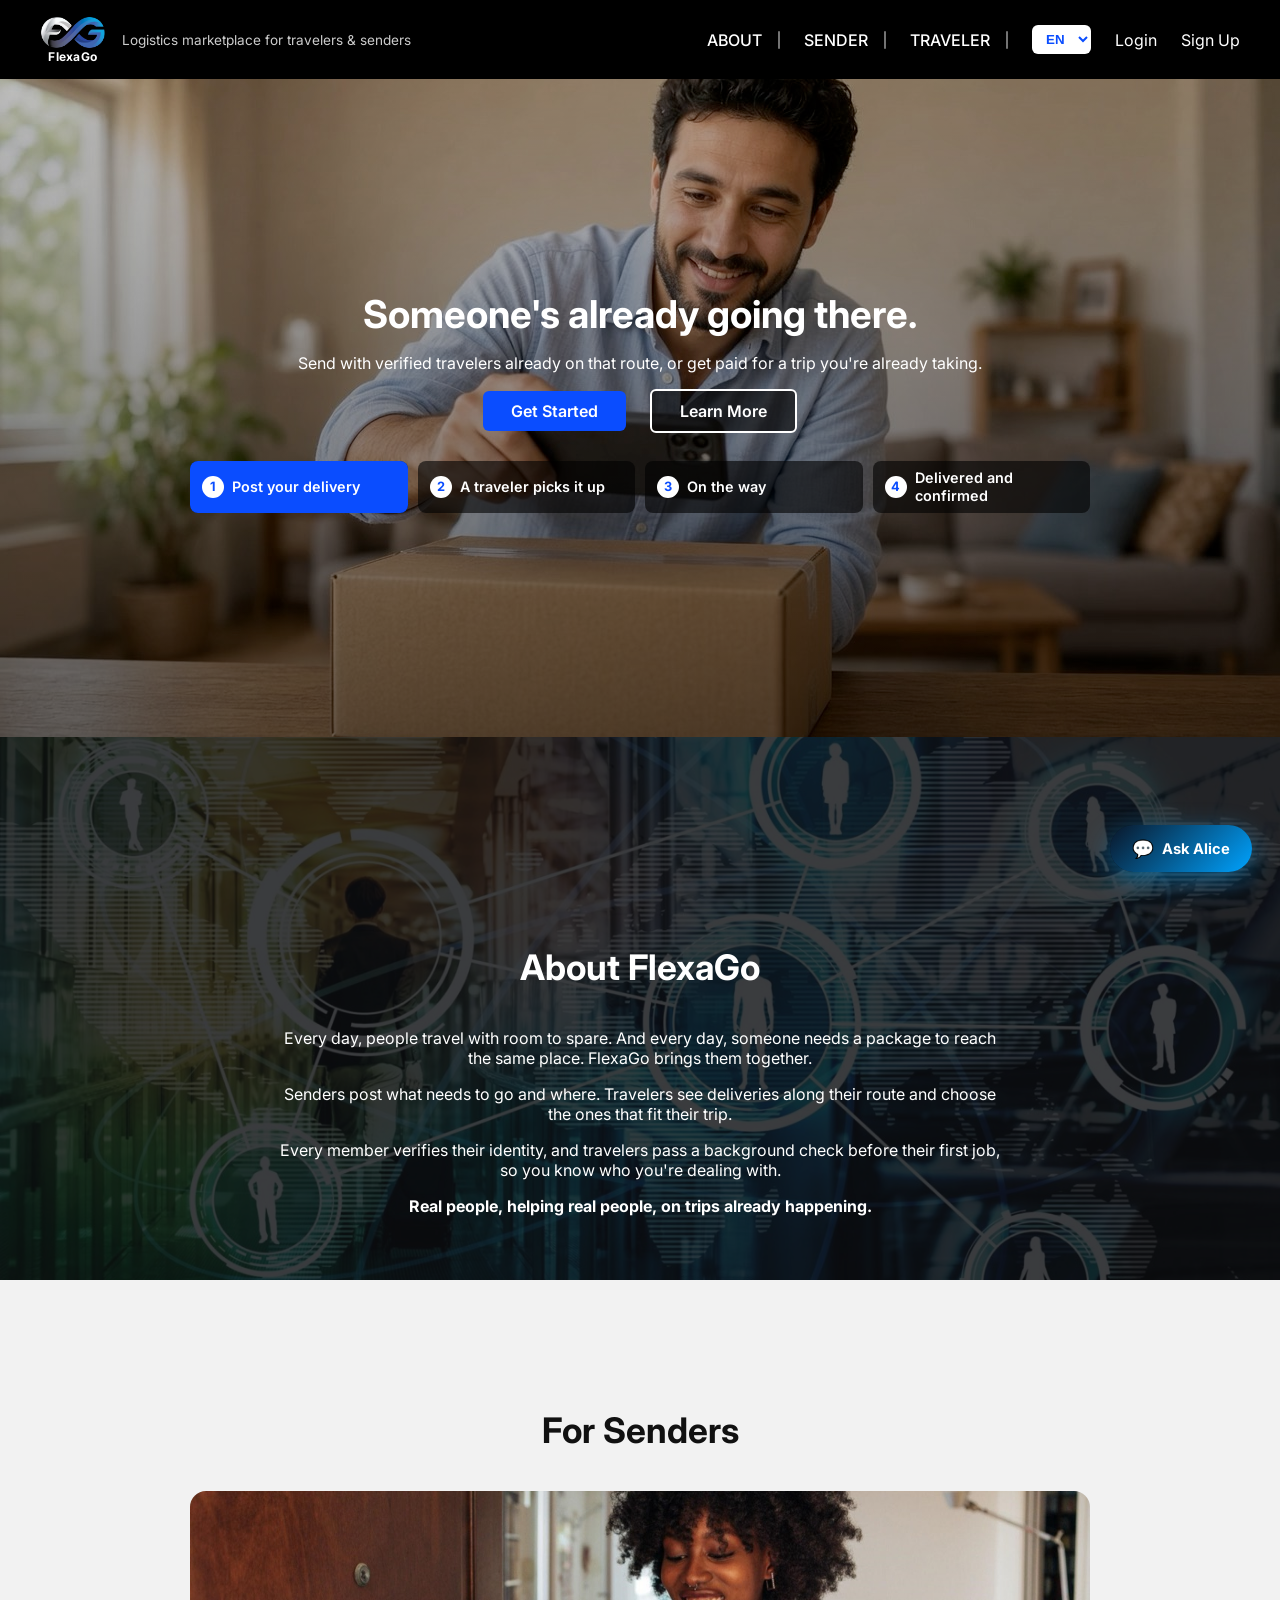
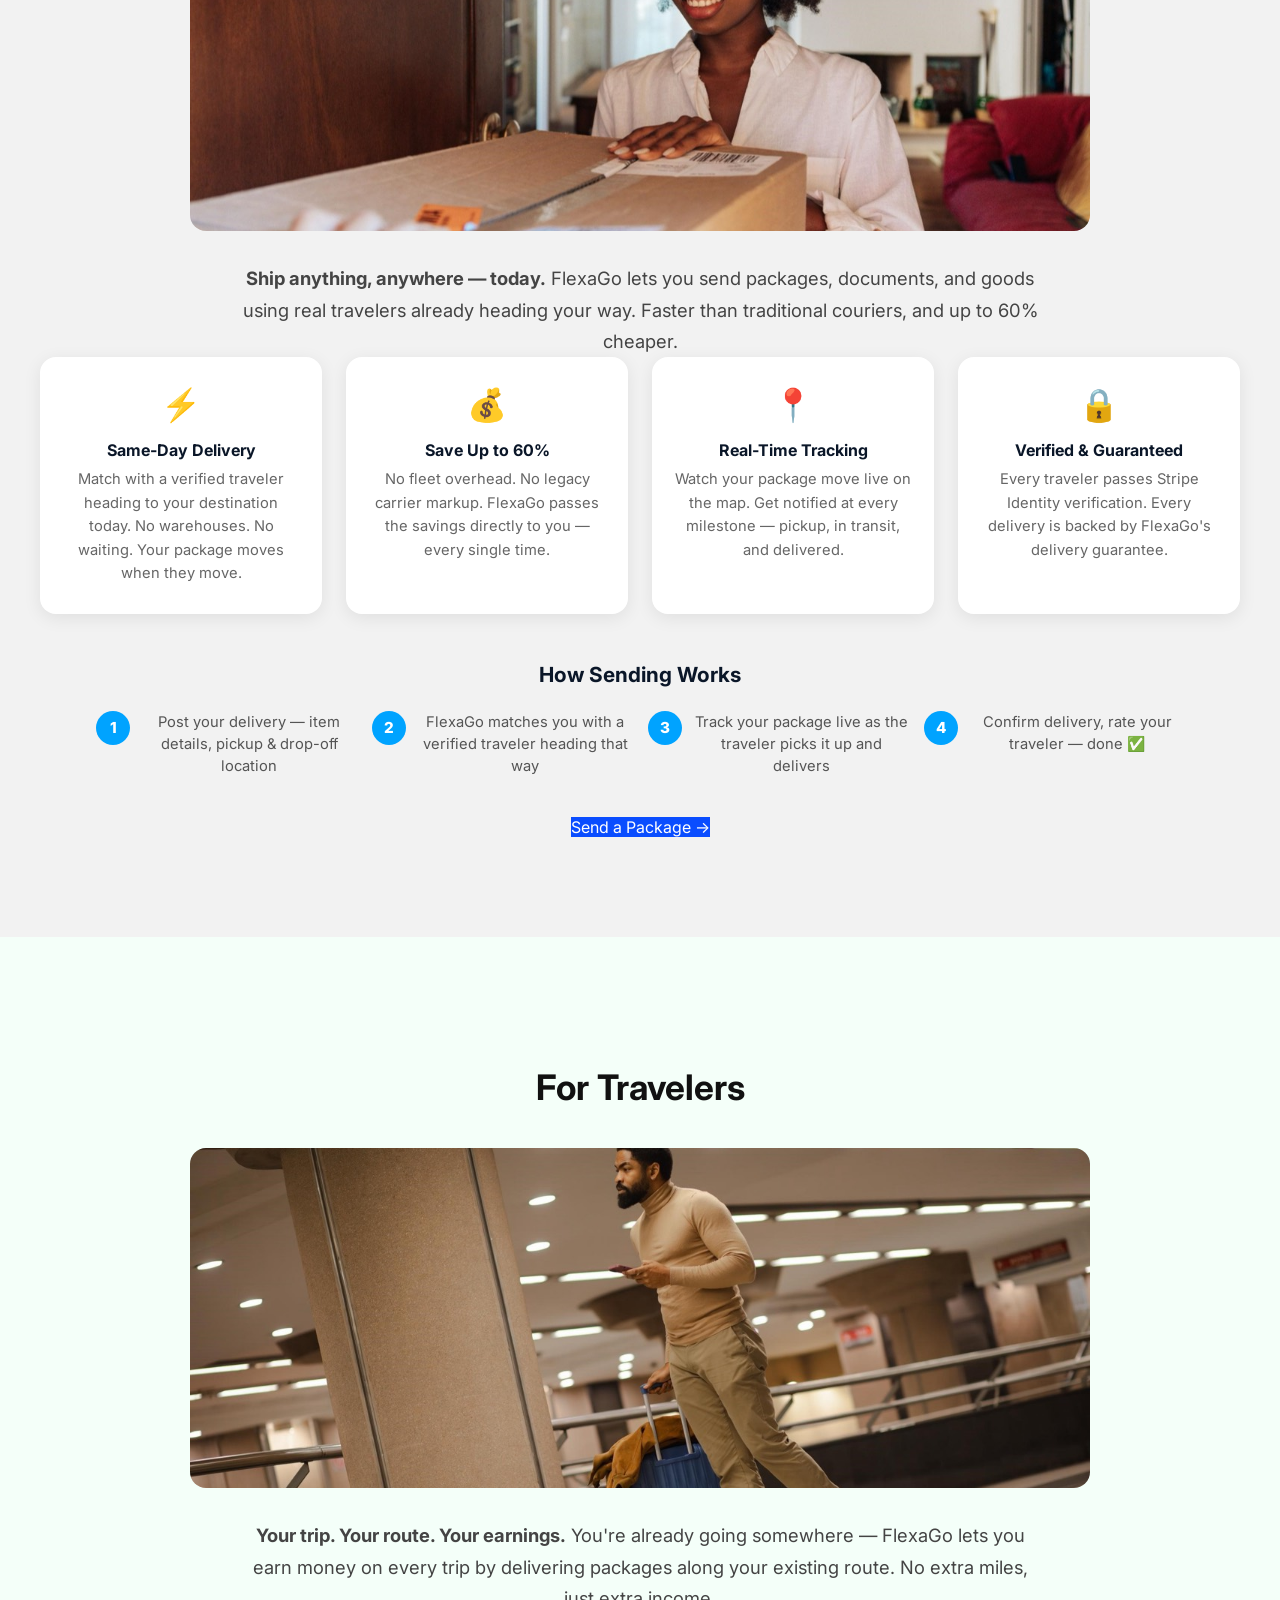
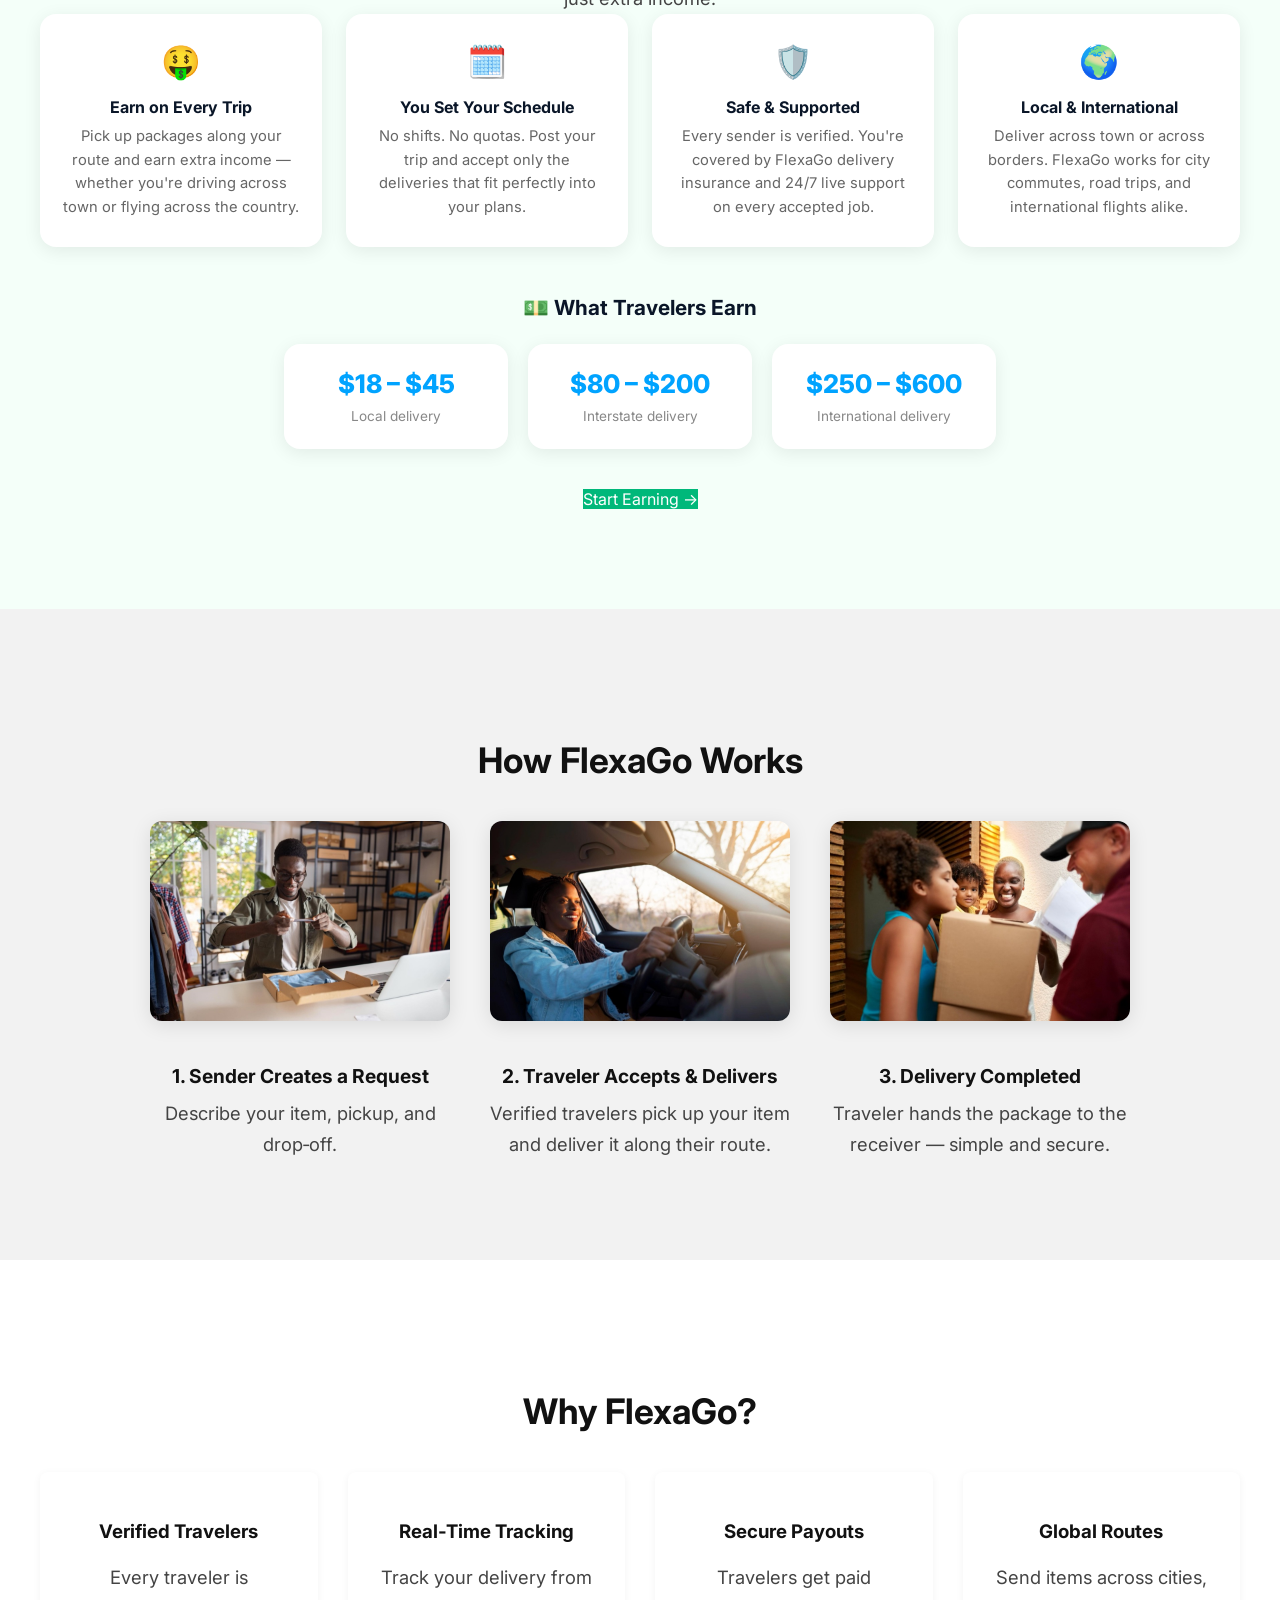
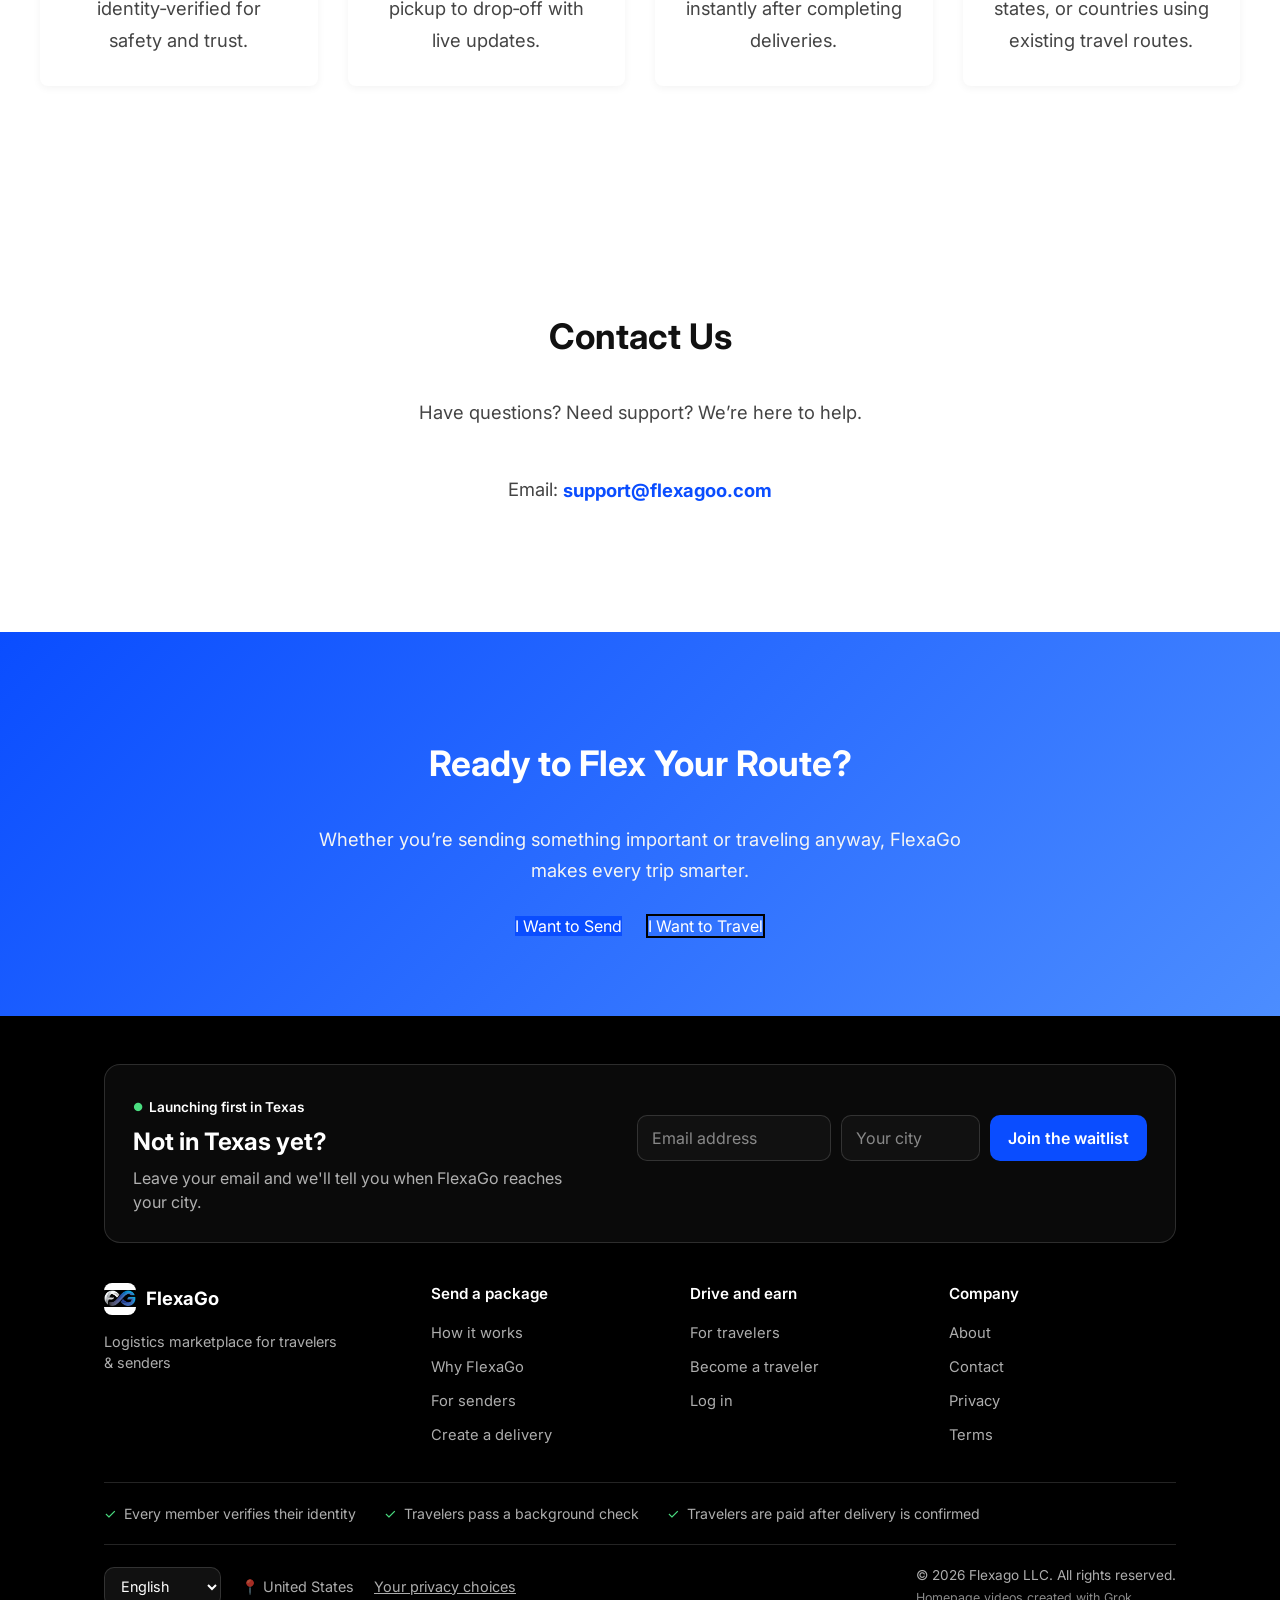
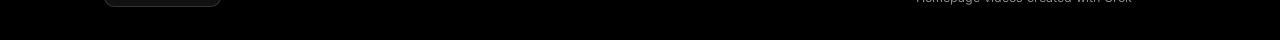
<file: index.html>
<!DOCTYPE html>
<html lang="en">
<head>
  <meta charset="UTF-8" />
  <title>FlexaGo – Ship Smarter. Travel Smarter.</title>
  <meta name="viewport" content="width=device-width, initial-scale=1" />
   
  <link rel="icon" type="image/png" sizes="512x512" href="img/favicon.png">
  <link rel="apple-touch-icon" href="img/apple-touch-icon.png">
  <script type="application/ld+json">{"@context": "https://schema.org", "@type": "Organization", "name": "FlexaGo", "url": "https://www.flexagoo.com/", "logo": "https://www.flexagoo.com/img/favicon.png"}</script>
  <link rel="stylesheet" href="css/style.css" />
  <link rel="preconnect" href="https://fonts.googleapis.com">
  <link rel="preconnect" href="https://fonts.gstatic.com" crossorigin>
  <link href="https://fonts.googleapis.com/css2?family=Inter:wght@300;400;600;700&display=swap" rel="stylesheet">
  <link rel="stylesheet" href="css/mobile-site.css" />
  <link rel="stylesheet" href="css/site-footer.css" />
</head>

<body>

<!-- ========================================================= -->
<!-- TOP NAVBAR — Unified FlexaGo Banner Fixed                    -->
<!-- ========================================================= -->
<header class="top-nav">
  <div class="top-nav-left">
    <div class="flexago-logo">
      <img src="img/flexago-logo-new.png" alt="FlexaGo logo" class="flexago-logo-img">
      <span class="flexago-wordmark">FlexaGo</span>
    </div>

    <div class="top-nav-title">
      <div class="top-nav-title-sub">Logistics marketplace for travelers & senders</div>
    </div>
  </div>

  <div class="top-nav-right">
<a href="#about" class="top-nav-link">About</a>
<a href="#sender-section" class="top-nav-link">Sender</a>
<a href="#traveler-section" class="top-nav-link">Traveler</a>
    </nav>

    <select class="lang-select" id="languageSelector">
      <option value="en">EN</option>
      <option value="es">ES</option>
      <option value="fr">FR</option>
      <option value="ht">HT</option>
      <option value="zh">ZH</option>
      <option value="pt">PT</option>
    </select>

    <a class="login-btn" href="https://app.flexagoo.com/login">Login</a>
    <a class="signup-btn" href="https://app.flexagoo.com/signup">Sign Up</a>
  </div>
</header>

<!-- ========================================================= -->
<!-- HERO SECTION  Change home page welcome note here                                       -->
<!-- ========================================================= -->
<section class="hero hero-flow fade-in-up">
  <div class="hero-slides" aria-hidden="true">
    <video src="video/hero-photo.mp4" poster="video/hero-photo.jpg" data-step="0" style="object-position: 52% 30%" muted playsinline preload="auto"></video>
    <video src="video/hero-shop.mp4" poster="video/hero-shop.jpg" data-step="0" style="object-position: 55% 30%" muted playsinline preload="none"></video>
    <video src="video/hero-pickup.mp4" poster="video/hero-pickup.jpg" data-step="1" style="object-position: 20% 30%" muted playsinline preload="none"></video>
    <video src="video/hero-drive.mp4" poster="video/hero-drive.jpg" data-step="2" style="object-position: 28% 30%" muted playsinline preload="none"></video>
    <video src="video/hero-airport.mp4" poster="video/hero-airport.jpg" data-step="2" style="object-position: 62% 30%" muted playsinline preload="none"></video>
    <video src="video/hero-door.mp4" poster="video/hero-door.jpg" data-step="3" style="object-position: 50% 30%" muted playsinline preload="none"></video>
  </div>
  <div class="hero-content">
    <h1>Someone's already going there.</h1>
    <p>Send with verified travelers already on that route, or get paid for a trip you're already taking.</p>

    <div class="hero-buttons">
      <a href="#how" class="btn-primary">Get Started</a>
      <a href="#features" class="btn-secondary">Learn More</a>
    </div>

    <!-- Each clip above names its step with data-step -->
    <ol class="hero-steps">
      <li>Post your delivery</li>
      <li>A traveler picks it up</li>
      <li>On the way</li>
      <li>Delivered and confirmed</li>
    </ol>
  </div>

</section>
<!-- ========================================================= -->
<!-- ABOUT SECTION                                             -->
<!-- ========================================================= -->
<section id="about" class="hero about-section fade-in-up">
  <img src="img/people/about-network.jpg" class="hero-watermark-preload" alt="" loading="lazy">

  <div class="hero-content">
    <h2 class="section-title">About FlexaGo</h2>
    <p>Every day, people travel with room to spare. And every day, someone needs a package to reach the same place. FlexaGo brings them together.</p>
    <p>Senders post what needs to go and where. Travelers see deliveries along their route and choose the ones that fit their trip.</p>
    <p>Every member verifies their identity, and travelers pass a background check before their first job, so you know who you're dealing with.</p>
    <p><strong>Real people, helping real people, on trips already happening.</strong></p>
  </div>
</section>
<!-- ========================================================= -->
<!-- SENDER SECTION                                            -->
<!-- ========================================================= -->
<section id="sender-section" class="section fade-in-up">
  <h2 class="section-title">For Senders</h2>
  <img src="img/people/section-sender.jpg" class="section-photo" alt="Customer receiving a package at home" loading="lazy">
  <p class="section-intro">
    <strong>Ship anything, anywhere — today.</strong>
    FlexaGo lets you send packages, documents, and goods using real travelers
    already heading your way. Faster than traditional couriers, and up to 60% cheaper.
  </p>

  <div class="info-cards">
    <div class="info-card">
      <div class="info-card-icon">⚡</div>
      <h3>Same-Day Delivery</h3>
      <p>Match with a verified traveler heading to your destination today.
         No warehouses. No waiting. Your package moves when they move.</p>
    </div>
    <div class="info-card">
      <div class="info-card-icon">💰</div>
      <h3>Save Up to 60%</h3>
      <p>No fleet overhead. No legacy carrier markup.
         FlexaGo passes the savings directly to you — every single time.</p>
    </div>
    <div class="info-card">
      <div class="info-card-icon">📍</div>
      <h3>Real-Time Tracking</h3>
      <p>Watch your package move live on the map. Get notified at every
         milestone — pickup, in transit, and delivered.</p>
    </div>
    <div class="info-card">
      <div class="info-card-icon">🔒</div>
      <h3>Verified & Guaranteed</h3>
      <p>Every traveler passes Stripe Identity verification.
         Every delivery is backed by FlexaGo's delivery guarantee.</p>
    </div>
  </div>

  <div class="section-steps">
    <h3>How Sending Works</h3>
    <div class="steps-row">
      <div class="step-item">
        <div class="step-num">1</div>
        <p>Post your delivery — item details, pickup & drop-off location</p>
      </div>
      <div class="step-item">
        <div class="step-num">2</div>
        <p>FlexaGo matches you with a verified traveler heading that way</p>
      </div>
      <div class="step-item">
        <div class="step-num">3</div>
        <p>Track your package live as the traveler picks it up and delivers</p>
      </div>
      <div class="step-item">
        <div class="step-num">4</div>
        <p>Confirm delivery, rate your traveler — done ✅</p>
      </div>
    </div>
  </div>

  <div class="section-cta">
    <a href="https://app.flexagoo.com/signup" class="btn-primary">Send a Package →</a>
  </div>
</section>

<!-- ========================================================= -->
<!-- TRAVELER SECTION                                          -->
<!-- ========================================================= -->
<section id="traveler-section" class="section fade-in-up traveler-section">
  <h2 class="section-title">For Travelers</h2>
  <img src="img/people/section-traveler.jpg" class="section-photo" alt="Traveler walking through an airport with a suitcase" loading="lazy">
  <p class="section-intro">
    <strong>Your trip. Your route. Your earnings.</strong>
    You're already going somewhere — FlexaGo lets you earn money on every
    trip by delivering packages along your existing route. No extra miles, just extra income.
  </p>

  <div class="info-cards">
    <div class="info-card">
      <div class="info-card-icon">🤑</div>
      <h3>Earn on Every Trip</h3>
      <p>Pick up packages along your route and earn extra income —
         whether you're driving across town or flying across the country.</p>
    </div>
    <div class="info-card">
      <div class="info-card-icon">🗓️</div>
      <h3>You Set Your Schedule</h3>
      <p>No shifts. No quotas. Post your trip and accept only the
         deliveries that fit perfectly into your plans.</p>
    </div>
    <div class="info-card">
      <div class="info-card-icon">🛡️</div>
      <h3>Safe & Supported</h3>
      <p>Every sender is verified. You're covered by FlexaGo delivery
         insurance and 24/7 live support on every accepted job.</p>
    </div>
    <div class="info-card">
      <div class="info-card-icon">🌍</div>
      <h3>Local & International</h3>
      <p>Deliver across town or across borders. FlexaGo works for
         city commutes, road trips, and international flights alike.</p>
    </div>
  </div>

  <div class="earnings-row">
    <h3>💵 What Travelers Earn</h3>
    <div class="earnings-cards">
      <div class="earning-card">
        <span class="earning-amount">$18 – $45</span>
        <span class="earning-label">Local delivery</span>
      </div>
      <div class="earning-card">
        <span class="earning-amount">$80 – $200</span>
        <span class="earning-label">Interstate delivery</span>
      </div>
      <div class="earning-card">
        <span class="earning-amount">$250 – $600</span>
        <span class="earning-label">International delivery</span>
      </div>
    </div>
  </div>

  <div class="section-cta">
    <a href="https://app.flexagoo.com/signup" class="btn-primary traveler-btn">Start Earning →</a>
  </div>
</section>

<!-- ========================================================= -->
<!-- HOW IT WORKS SECTION                                      -->
<!-- ========================================================= -->
<section id="how" class="section fade-in-up">
  <h2 class="section-title">How FlexaGo Works</h2>

  <div class="steps">
    <div class="step">
      <img src="img/people/step-send.jpg" class="step-img" alt="Sender preparing a package" loading="lazy">
      <h3>1. Sender Creates a Request</h3>
      <p>Describe your item, pickup, and drop‑off.</p>
    </div>

    <div class="step">
      <img src="img/people/step-drive.jpg" class="step-img" alt="Traveler driving" loading="lazy">
      <h3>2. Traveler Accepts & Delivers</h3>
      <p>Verified travelers pick up your item and deliver it along their route.</p>
    </div>

    <div class="step">
      <img src="img/people/step-handoff.jpg" class="step-img" alt="Family receiving a package" loading="lazy">
      <h3>3. Delivery Completed</h3>
      <p>Traveler hands the package to the receiver — simple and secure.</p>
    </div>
  </div>
</section>

<!-- ========================================================= -->
<!-- FEATURES SECTION                                          -->
<!-- ========================================================= -->
<section id="features" class="section dark fade-in-up">
  <h2 class="section-title">Why FlexaGo?</h2>

  <div class="features-grid">
    <div class="feature-card">
      <h3>Verified Travelers</h3>
      <p>Every traveler is identity‑verified for safety and trust.</p>
    </div>
    <div class="feature-card">
      <h3>Real‑Time Tracking</h3>
      <p>Track your delivery from pickup to drop‑off with live updates.</p>
    </div>
    <div class="feature-card">
      <h3>Secure Payouts</h3>
      <p>Travelers get paid instantly after completing deliveries.</p>
    </div>
    <div class="feature-card">
      <h3>Global Routes</h3>
      <p>Send items across cities, states, or countries using existing travel routes.</p>
    </div>
  </div>
</section>

<!-- ========================================================= -->
<!-- CONTACT SECTION                                           -->
<!-- ========================================================= -->
<section id="contact" class="section dark fade-in-up">
  <h2 class="section-title">Contact Us</h2>
  <p class="contact-text">Have questions? Need support? We’re here to help.</p>
  <div class="contact-box">
    <p>Email: <a class="contact-email" href="mailto:support@flexagoo.com">support@flexagoo.com</a></p>
  </div>
</section>

<!-- ========================================================= -->
<!-- CTA SECTION                                               -->
<!-- ========================================================= -->
<section class="section cta-section fade-in-up">
  <h2 class="section-title">Ready to Flex Your Route?</h2>
  <p>Whether you’re sending something important or traveling anyway, FlexaGo makes every trip smarter.</p>
  <div class="cta-buttons">
    <a href="#sender-section" class="btn-primary">I Want to Send</a>
    <a href="#traveler-section" class="btn-secondary">I Want to Travel</a>
  </div>
</section>

<!-- ========================================================= -->
<!-- UBER-STYLE FOOTER                                         -->
<!-- ========================================================= -->
<footer id="siteFooter"></footer>
<script src="js/ad-tags.js"></script>
<script src="js/site-footer.js"></script>

<!-- ========================================================= -->
<!-- ALICE CHAT WIDGET                                         -->
<!-- ========================================================= -->
<div id="alice-widget">

  <div id="alice-window" class="alice-hidden">

    <div id="alice-header">
      <div class="alice-header-left">
        <div class="alice-avatar">
          <span>🤖</span>
          <span class="alice-online-dot"></span>
        </div>
        <div class="alice-header-info">
          <strong>Alice</strong>
          <span>FlexaGo Assistant · Online</span>
        </div>
      </div>
      <button id="alice-close" aria-label="Close Alice">✕</button>
    </div>

    <div id="alice-messages"></div>

    <div id="alice-quick-replies"></div>

    <div id="alice-input-row">
      <input id="alice-input" type="text" placeholder="Ask Alice anything…" autocomplete="off" />
      <button id="alice-send" aria-label="Send">
        <svg width="18" height="18" viewBox="0 0 24 24" fill="none" stroke="currentColor" stroke-width="2.5">
          <line x1="22" y1="2" x2="11" y2="13"/>
          <polygon points="22 2 15 22 11 13 2 9 22 2"/>
        </svg>
      </button>
    </div>

  </div>

  <button id="alice-bubble">
    <span id="alice-bubble-icon">💬</span>
    <span id="alice-bubble-label">Ask Alice</span>
    <span id="alice-notif-dot"></span>
  </button>

</div>

<!-- ========================================================= -->
<!-- ALICE CSS                                                 -->
<!-- ========================================================= -->
<style>
/* ── WIDGET WRAPPER ─────────────────────────────────────── */
#alice-widget {
  position: fixed;
  bottom: 28px;
  right: 28px;
  z-index: 9999;
  display: flex;
  flex-direction: column;
  align-items: flex-end;
  gap: 12px;
  font-family: 'Inter', Arial, sans-serif;
}

/* ── CHAT WINDOW ────────────────────────────────────────── */
#alice-window {
  width: 340px;
  background: #fff;
  border-radius: 20px;
  box-shadow: 0 16px 56px rgba(0,0,0,0.18);
  display: flex;
  flex-direction: column;
  overflow: hidden;
  max-height: 520px;
  opacity: 1;
  transition: opacity 0.25s ease, transform 0.25s ease;
}

#alice-window.alice-hidden { display: none; }

#alice-window.alice-closing {
  opacity: 0;
  transform: translateY(16px);
}

/* ── HEADER ─────────────────────────────────────────────── */
#alice-header {
  background: linear-gradient(135deg, #0a1628 0%, #00A3FF 100%);
  padding: 14px 16px;
  display: flex;
  align-items: center;
  justify-content: space-between;
  flex-shrink: 0;
}

.alice-header-left {
  display: flex;
  align-items: center;
  gap: 10px;
}

.alice-avatar {
  position: relative;
  width: 40px;
  height: 40px;
  background: rgba(255,255,255,0.15);
  border-radius: 50%;
  display: flex;
  align-items: center;
  justify-content: center;
  font-size: 1.3rem;
  flex-shrink: 0;
}

.alice-online-dot {
  position: absolute;
  bottom: 1px;
  right: 1px;
  width: 10px;
  height: 10px;
  background: #22c55e;
  border-radius: 50%;
  border: 2px solid #0a1628;
}

.alice-header-info strong {
  display: block;
  color: #fff;
  font-size: 0.95rem;
}

.alice-header-info span {
  color: rgba(255,255,255,0.75);
  font-size: 0.72rem;
}

#alice-close {
  background: rgba(255,255,255,0.12);
  border: none;
  color: #fff;
  font-size: 0.9rem;
  width: 28px;
  height: 28px;
  border-radius: 50%;
  cursor: pointer;
  display: flex;
  align-items: center;
  justify-content: center;
  transition: background 0.2s;
  flex-shrink: 0;
}

#alice-close:hover { background: rgba(255,255,255,0.25); }

/* ── MESSAGES ───────────────────────────────────────────── */
#alice-messages {
  flex: 1;
  overflow-y: auto;
  padding: 16px 14px;
  display: flex;
  flex-direction: column;
  gap: 10px;
  scroll-behavior: smooth;
  max-height: 280px;
}

.alice-msg {
  max-width: 82%;
  padding: 10px 14px;
  border-radius: 16px;
  font-size: 0.88rem;
  line-height: 1.55;
  animation: aliceFadeIn 0.2s ease;
}

@keyframes aliceFadeIn {
  from { opacity: 0; transform: translateY(6px); }
  to   { opacity: 1; transform: translateY(0); }
}

.alice-msg.bot {
  background: #f0f5ff;
  color: #0a1628;
  align-self: flex-start;
  border-bottom-left-radius: 4px;
}

.alice-msg.user {
  background: #00A3FF;
  color: #fff;
  align-self: flex-end;
  border-bottom-right-radius: 4px;
}

.alice-msg a { color: #00A3FF; font-weight: 600; text-decoration: none; }
.alice-msg.user a { color: #fff; text-decoration: underline; }

/* ── TYPING INDICATOR ───────────────────────────────────── */
.alice-typing {
  display: flex;
  gap: 4px;
  align-items: center;
  padding: 12px 16px;
  background: #f0f5ff;
  border-radius: 16px;
  border-bottom-left-radius: 4px;
  align-self: flex-start;
  animation: aliceFadeIn 0.2s ease;
}

.alice-typing span {
  width: 7px;
  height: 7px;
  background: #00A3FF;
  border-radius: 50%;
  animation: aliceBounce 1.2s infinite ease-in-out;
}

.alice-typing span:nth-child(2) { animation-delay: 0.2s; }
.alice-typing span:nth-child(3) { animation-delay: 0.4s; }

@keyframes aliceBounce {
  0%, 60%, 100% { transform: translateY(0); opacity: 0.5; }
  30%            { transform: translateY(-6px); opacity: 1; }
}

/* ── QUICK REPLIES ──────────────────────────────────────── */
#alice-quick-replies {
  display: flex;
  flex-wrap: wrap;
  gap: 6px;
  padding: 8px 14px;
  border-top: 1px solid #eef2f7;
  flex-shrink: 0;
}

.alice-qr {
  background: #eef2ff;
  color: #0a1628;
  border: 1px solid #dde3f0;
  border-radius: 20px;
  padding: 5px 12px;
  font-size: 0.78rem;
  font-weight: 600;
  cursor: pointer;
  transition: background 0.2s, color 0.2s, border-color 0.2s;
  white-space: nowrap;
  font-family: 'Inter', Arial, sans-serif;
}

.alice-qr:hover {
  background: #00A3FF;
  color: #fff;
  border-color: #00A3FF;
}

.alice-nav-btn {
  background: #f4f6fa;
  color: #555;
  border-color: #ddd;
}

/* ── INPUT ROW ──────────────────────────────────────────── */
#alice-input-row {
  display: flex;
  align-items: center;
  gap: 8px;
  padding: 10px 14px;
  border-top: 1px solid #eef2f7;
  flex-shrink: 0;
}

#alice-input {
  flex: 1;
  padding: 9px 14px;
  border: 1.5px solid #dde3ee;
  border-radius: 20px;
  font-size: 0.88rem;
  outline: none;
  transition: border-color 0.2s, box-shadow 0.2s;
  color: #0a1628;
  font-family: 'Inter', Arial, sans-serif;
}

#alice-input:focus {
  border-color: #00A3FF;
  box-shadow: 0 0 0 3px rgba(0,163,255,0.12);
}

#alice-send {
  width: 36px;
  height: 36px;
  background: #00A3FF;
  border: none;
  border-radius: 50%;
  color: #fff;
  cursor: pointer;
  display: flex;
  align-items: center;
  justify-content: center;
  flex-shrink: 0;
  transition: background 0.2s, transform 0.15s;
}

#alice-send:hover {
  background: #0082cc;
  transform: scale(1.08);
}

/* ── BUBBLE BUTTON ──────────────────────────────────────── */
#alice-bubble {
  background: linear-gradient(135deg, #0a1628 0%, #00A3FF 100%);
  color: #fff;
  border: none;
  border-radius: 50px;
  padding: 13px 22px;
  font-size: 0.92rem;
  font-weight: 700;
  cursor: pointer;
  display: flex;
  align-items: center;
  gap: 8px;
  box-shadow: 0 8px 28px rgba(0,163,255,0.45);
  transition: transform 0.2s, box-shadow 0.2s;
  position: relative;
  font-family: 'Inter', Arial, sans-serif;
}

#alice-bubble:hover {
  transform: translateY(-2px);
  box-shadow: 0 12px 36px rgba(0,163,255,0.55);
}

#alice-bubble-icon { font-size: 1.1rem; }

#alice-notif-dot {
  width: 9px;
  height: 9px;
  background: #ef4444;
  border-radius: 50%;
  position: absolute;
  top: 6px;
  right: 8px;
  border: 2px solid #fff;
  display: none;
}

#alice-notif-dot.visible { display: block; }

@media (max-width: 480px) {
  #alice-widget { bottom: 16px; right: 16px; }
  #alice-window { width: calc(100vw - 32px); }
}
</style>

<!-- ========================================================= -->
<!-- EXISTING JS                                               -->
<!-- ========================================================= -->
<!-- ========================================================= -->
<!-- LOCATION + LANGUAGE DETECTION (Uber-style)               -->
<!-- ========================================================= -->
<!-- ========================================================= -->
<!-- SMOOTH SCROLL                                             -->
<!-- ========================================================= -->
<script>
  document.querySelectorAll('a[href^="#"]').forEach(link => {
    link.addEventListener("click", function (e) {
      const target = document.querySelector(this.getAttribute("href"));
      if (target) {
        e.preventDefault();
        target.scrollIntoView({ behavior: "smooth", block: "start" });
      }
    });
  });
</script>

<!-- ========================================================= -->
<!-- ALICE JS                                                  -->
<!-- ========================================================= -->
<script src="js/hero-clips.js"></script>
<script src="js/alice.js"></script>
<script src="js/site-i18n.js"></script>
<script src="js/site-location.js"></script>

</body>
</html>
</file>
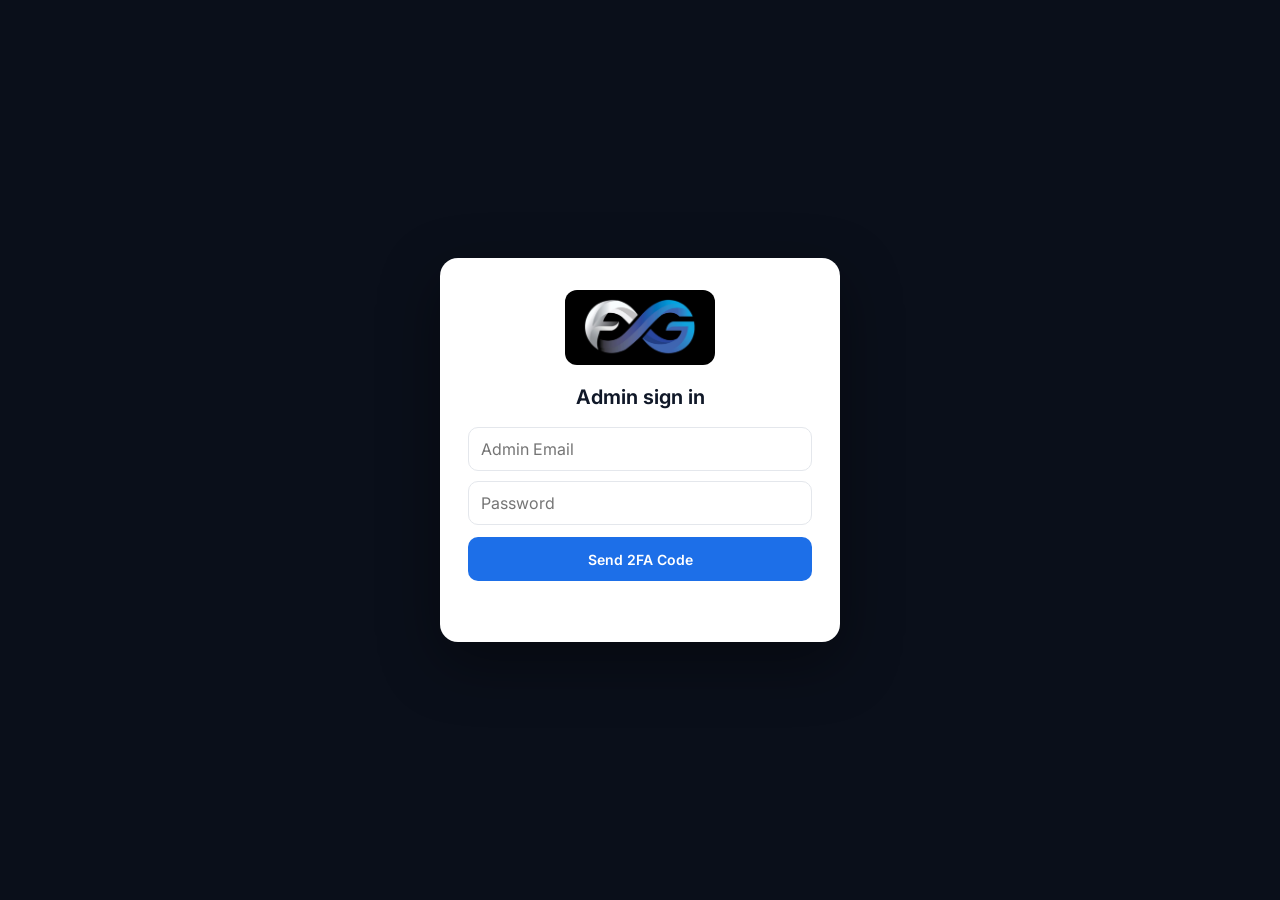
<file: admin-login.html>
<!DOCTYPE html>
<html lang="en">
<head>
  <meta charset="UTF-8">
  <meta name="viewport" content="width=device-width, initial-scale=1">
  <title>FlexaGo Admin Sign In</title>
  <link rel="icon" href="img/favicon.png">
  <link rel="stylesheet" href="https://fonts.googleapis.com/css2?family=Inter:wght@400;500;600;700&display=swap">
  <link rel="stylesheet" href="css/admin.css">
  <link rel="stylesheet" href="css/admin-theme.css">
</head>
<body class="admin-login-page">

<div class="admin-login-container">
  <img class="admin-login-logo" src="img/flexago-logo-new.png" alt="FlexaGo">
  <h2>Admin sign in</h2>

  <input id="email" type="email" placeholder="Admin Email">
  <input id="password" type="password" placeholder="Password">

  <button id="send-2fa-btn">Send 2FA Code</button>

  <div id="twofa-section" style="display:none;">
    <input id="twofa-code" type="text" placeholder="Enter 2FA Code">
    <button id="login-btn">Login</button>
  </div>

  <p id="status"></p>
</div>

<script src="admin-login.js"></script>
</body>
</html>
</file>
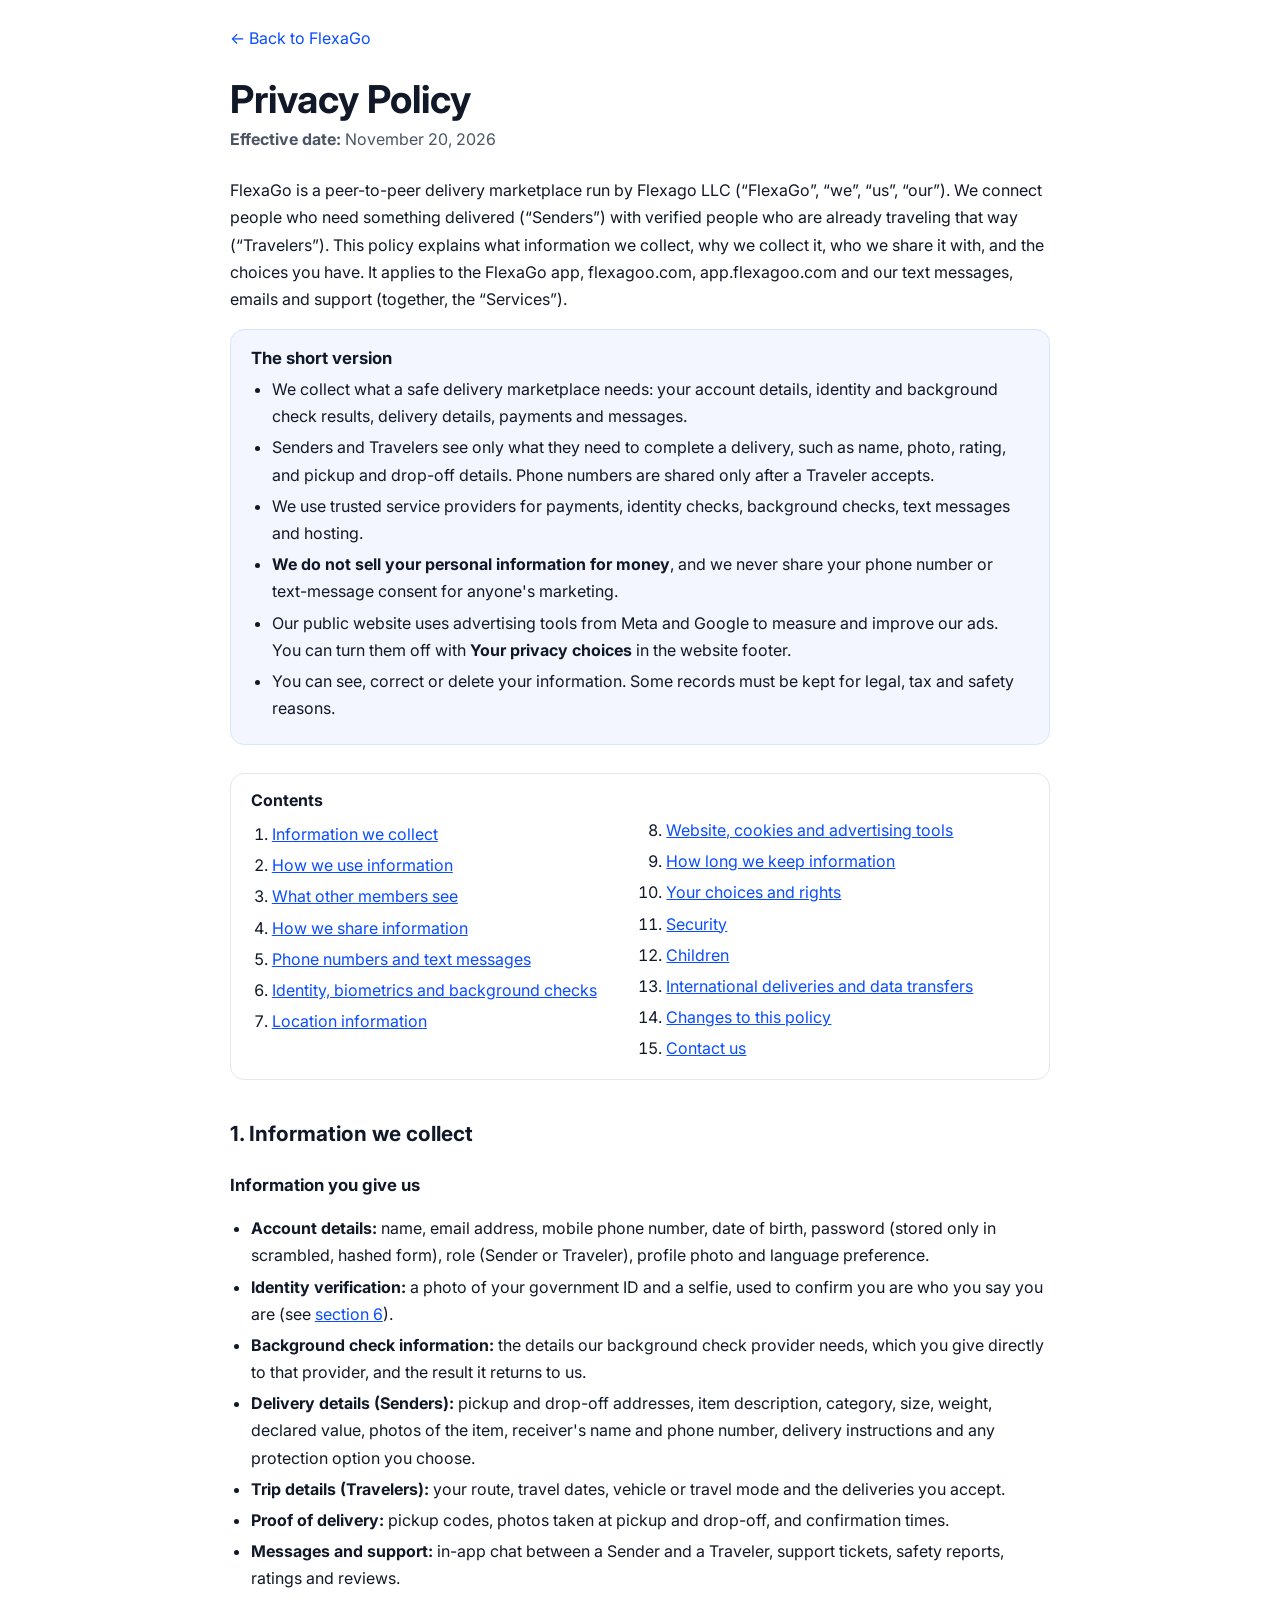
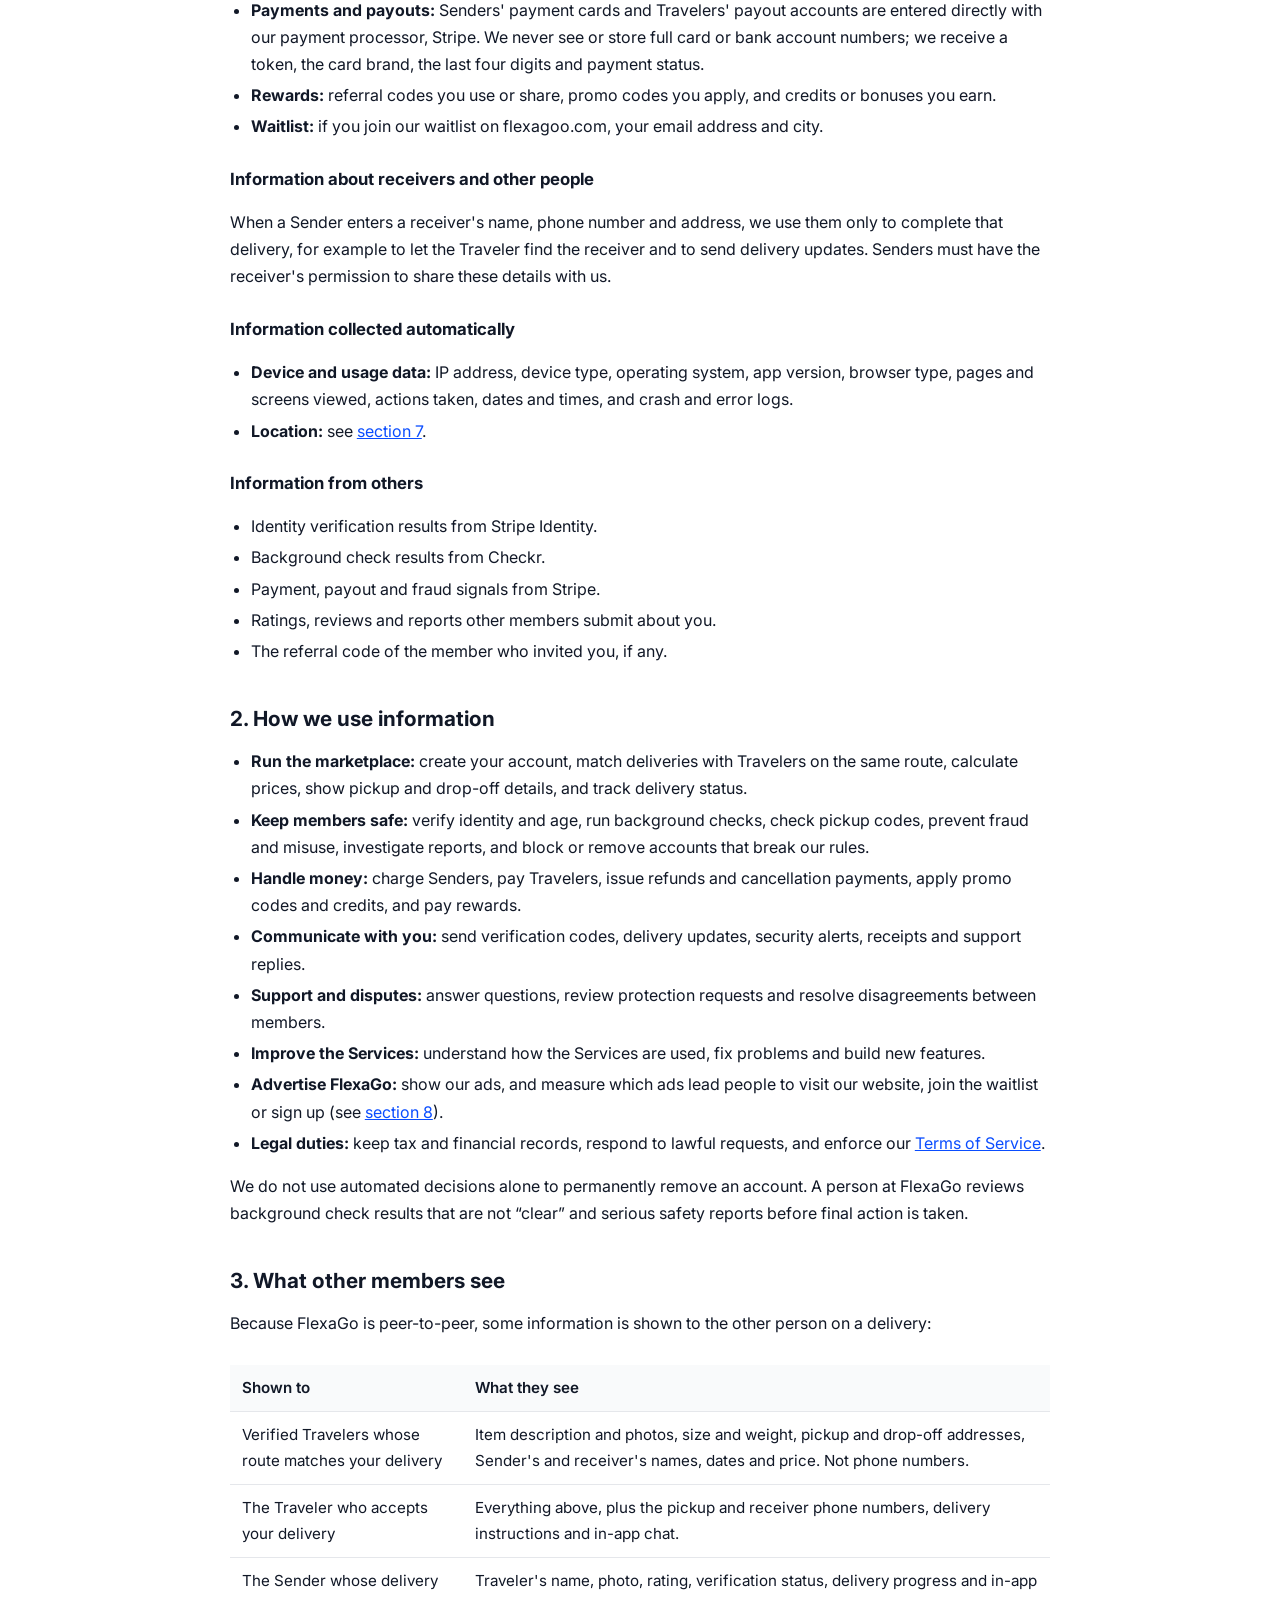
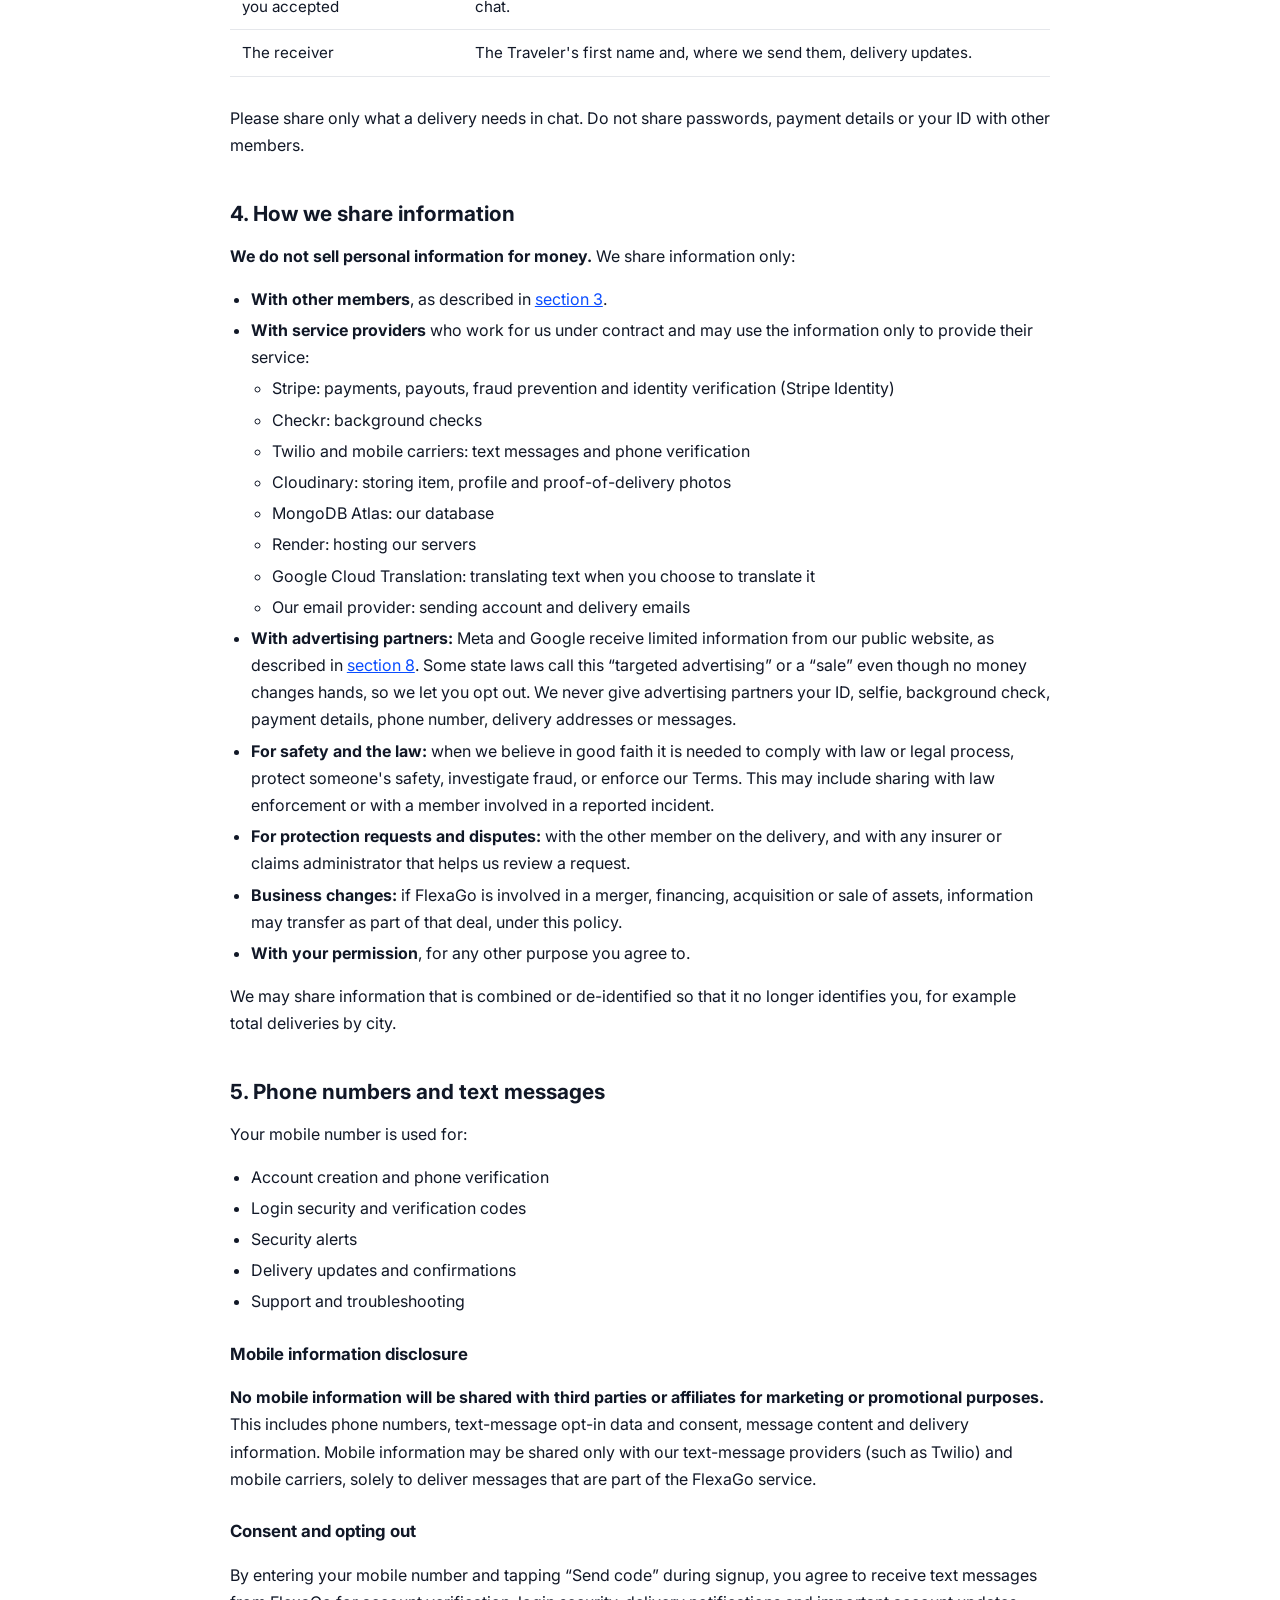
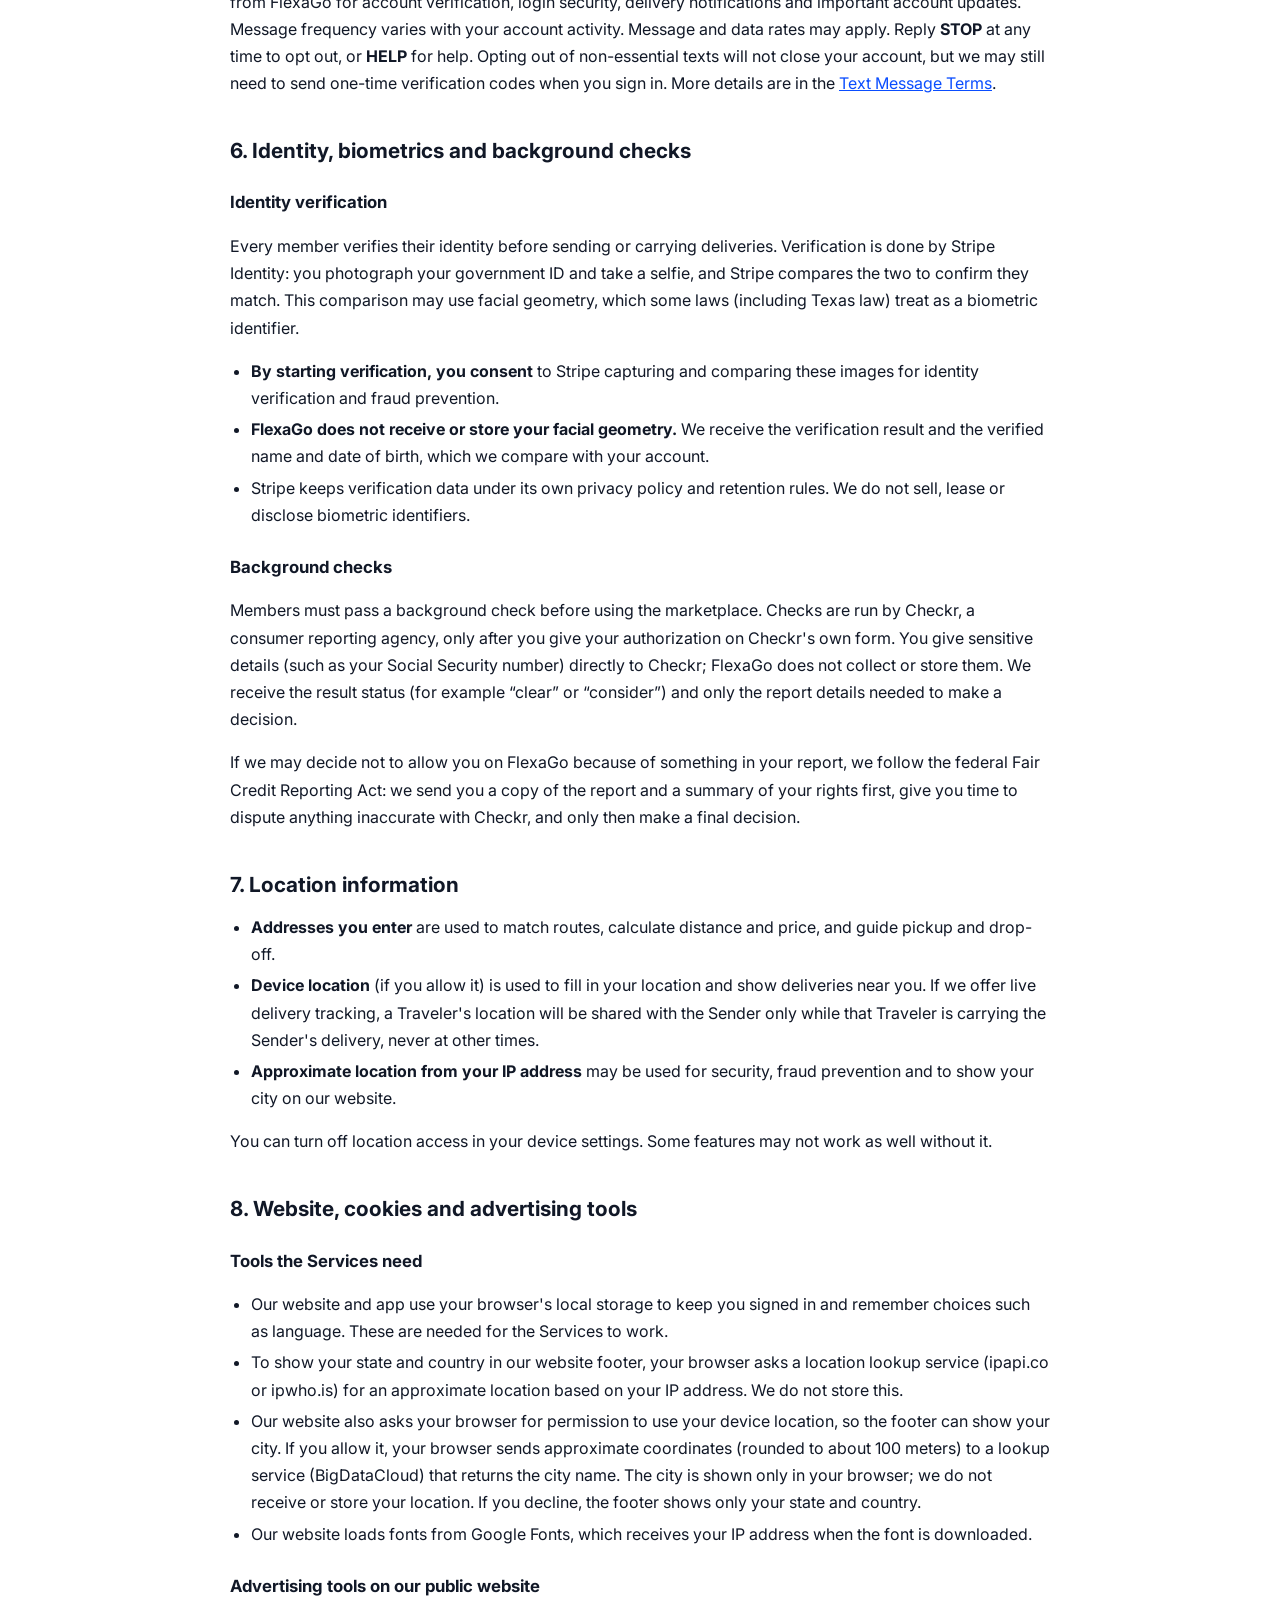
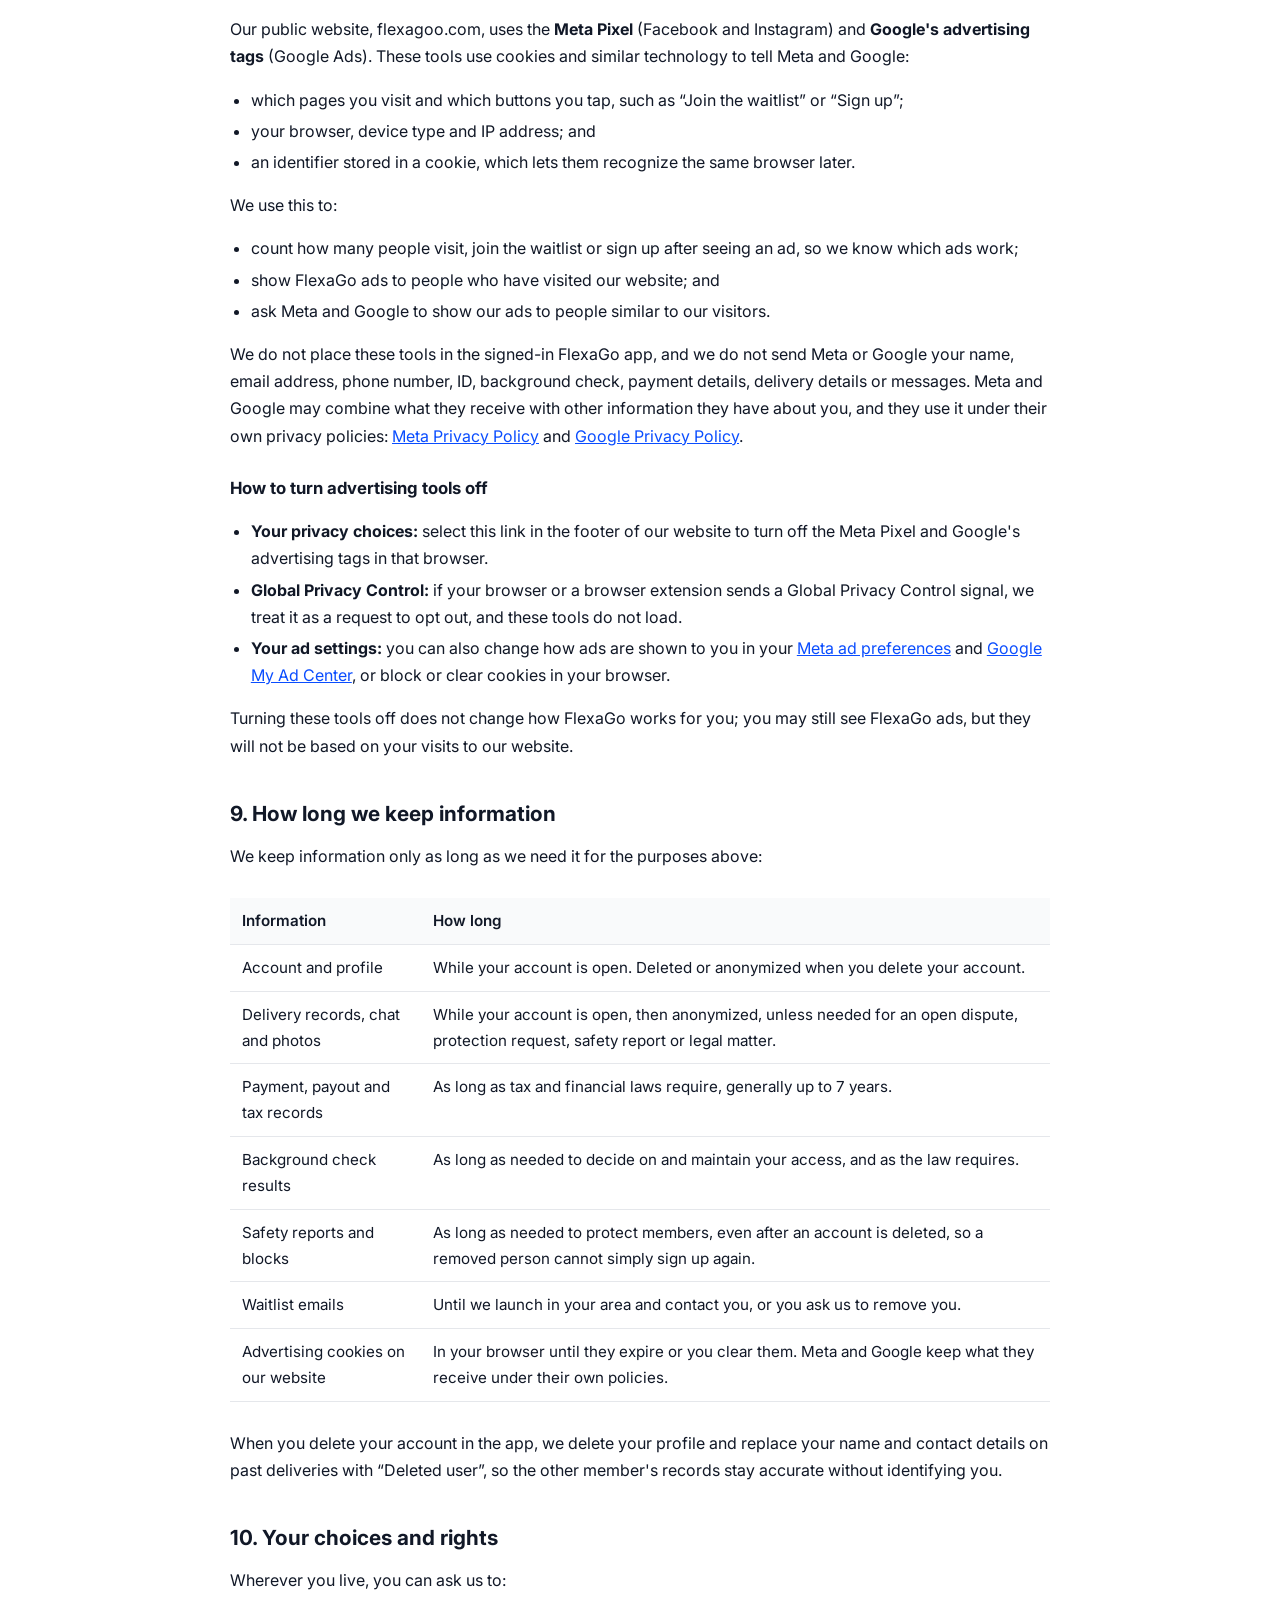
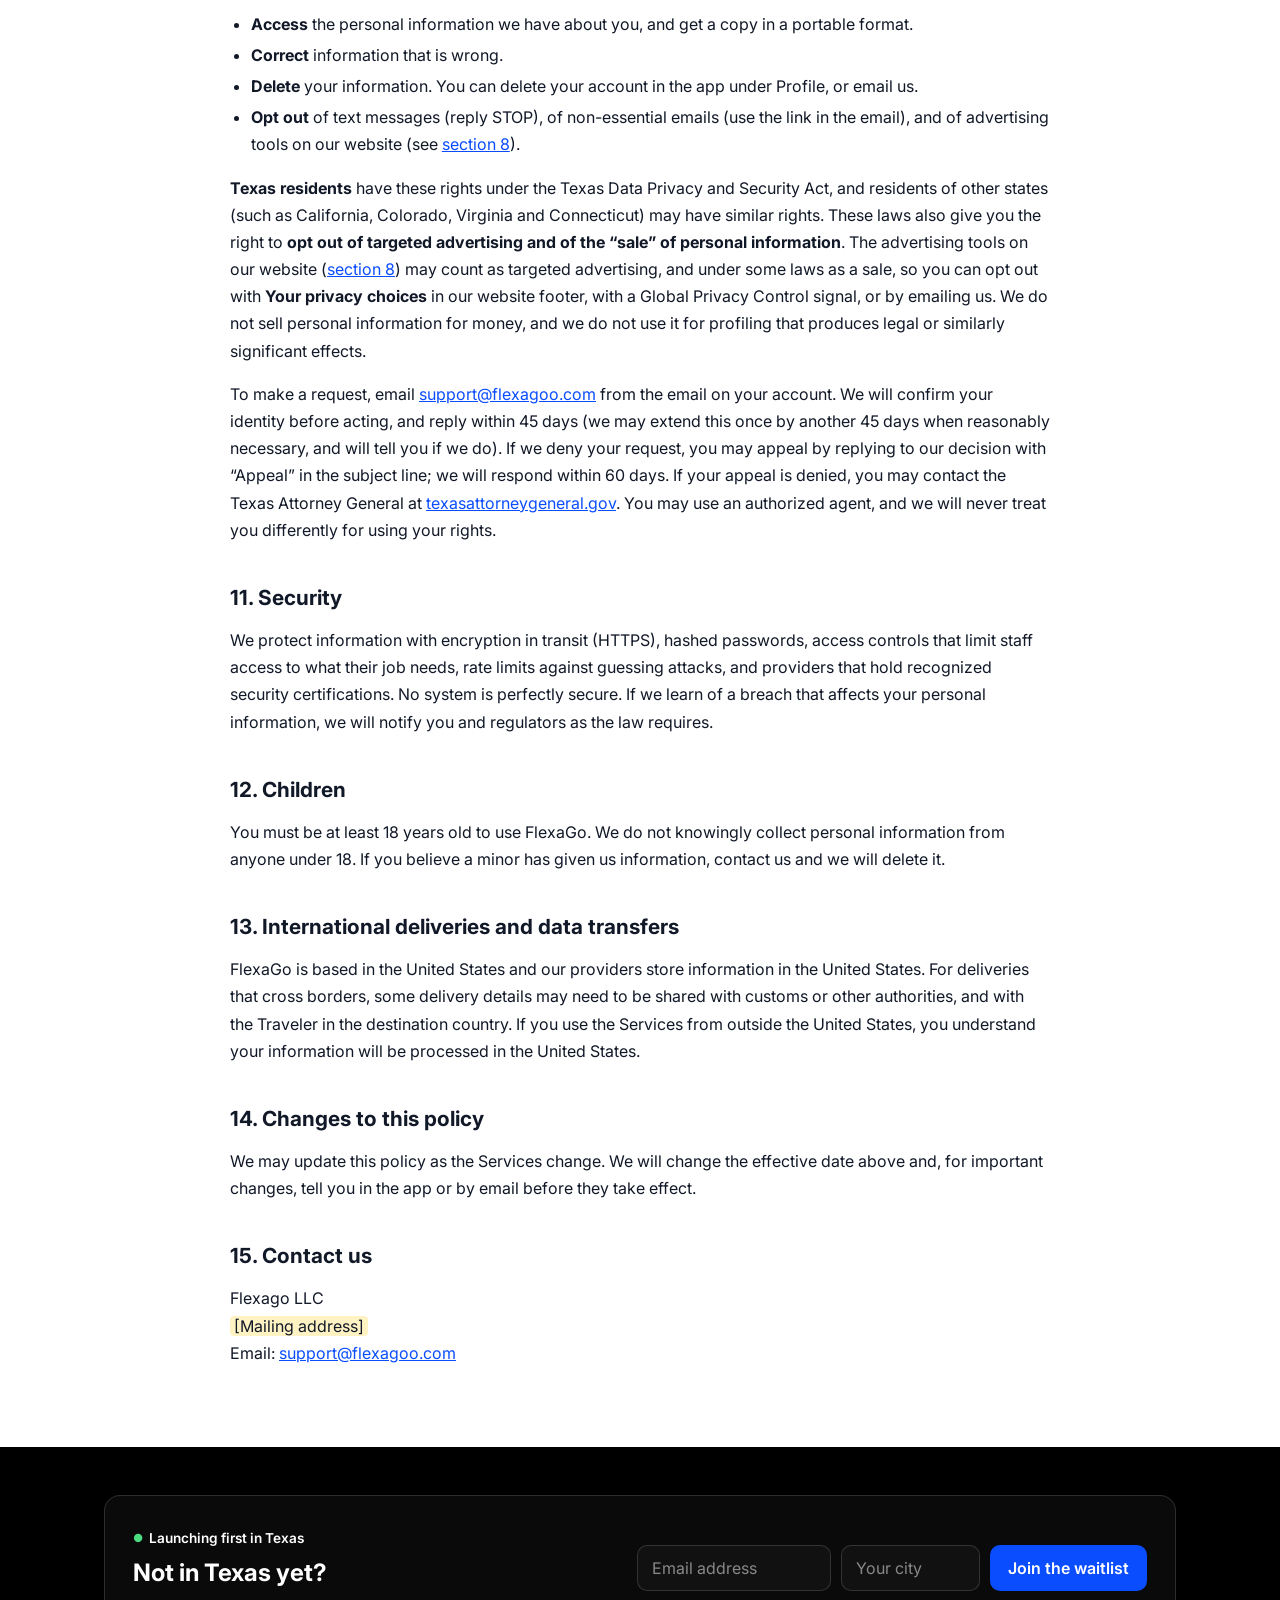
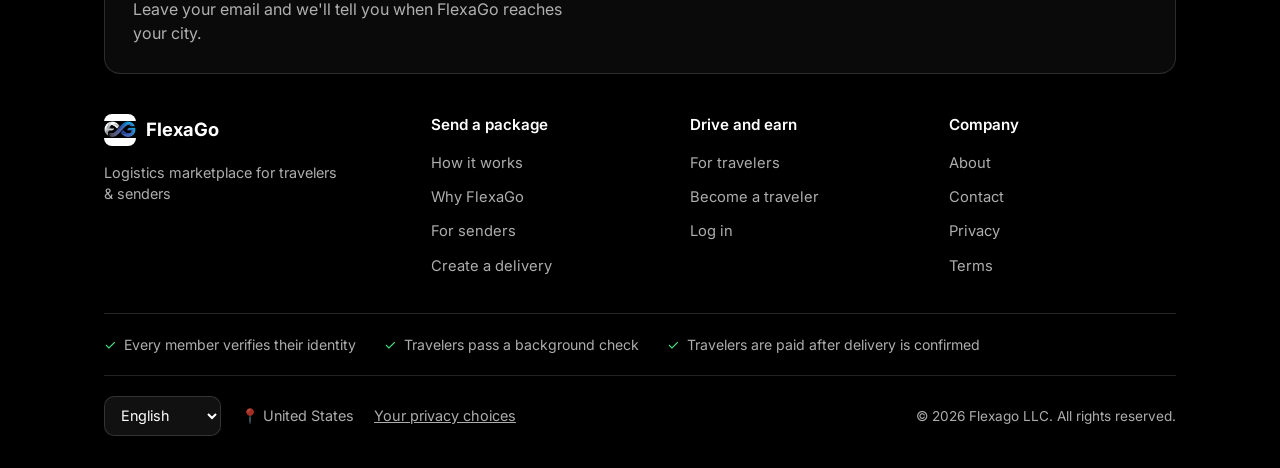
<file: privacy.html>
<!DOCTYPE html>
<html lang="en">
<head>
  <meta charset="UTF-8">
  <meta name="viewport" content="width=device-width, initial-scale=1">
  <title>FlexaGo Privacy Policy</title>
  <meta name="description" content="How FlexaGo collects, uses, shares and protects information about senders, travelers, receivers and website visitors.">
  <link rel="icon" type="image/png" sizes="512x512" href="img/favicon.png">
  <link rel="preconnect" href="https://fonts.googleapis.com">
  <link rel="preconnect" href="https://fonts.gstatic.com" crossorigin>
  <link href="https://fonts.googleapis.com/css2?family=Inter:wght@400;600;700&display=swap" rel="stylesheet">
  <link rel="stylesheet" href="css/legal.css" />
  <link rel="stylesheet" href="css/site-footer.css" />
</head>
<body>
<main class="legal">

<a class="back-link" href="/">← Back to FlexaGo</a>

<h1>Privacy Policy</h1>
<p class="updated"><strong>Effective date:</strong> November 20, 2026</p>

<p>
FlexaGo is a peer-to-peer delivery marketplace run by Flexago LLC (“FlexaGo”, “we”, “us”, “our”).
We connect people who need something delivered (“Senders”) with verified people who are already
traveling that way (“Travelers”). This policy explains what information we collect, why we collect it,
who we share it with, and the choices you have. It applies to the FlexaGo app, flexagoo.com,
app.flexagoo.com and our text messages, emails and support (together, the “Services”).
</p>

<section class="summary" aria-labelledby="summary-title">
  <h2 id="summary-title">The short version</h2>
  <ul>
    <li>We collect what a safe delivery marketplace needs: your account details, identity and background check results, delivery details, payments and messages.</li>
    <li>Senders and Travelers see only what they need to complete a delivery, such as name, photo, rating, and pickup and drop-off details. Phone numbers are shared only after a Traveler accepts.</li>
    <li>We use trusted service providers for payments, identity checks, background checks, text messages and hosting.</li>
    <li><strong>We do not sell your personal information for money</strong>, and we never share your phone number or text-message consent for anyone's marketing.</li>
    <li>Our public website uses advertising tools from Meta and Google to measure and improve our ads. You can turn them off with <strong>Your privacy choices</strong> in the website footer.</li>
    <li>You can see, correct or delete your information. Some records must be kept for legal, tax and safety reasons.</li>
  </ul>
</section>

<nav class="toc" aria-labelledby="toc-title">
  <h2 id="toc-title">Contents</h2>
  <ol>
    <li><a href="#collect">Information we collect</a></li>
    <li><a href="#use">How we use information</a></li>
    <li><a href="#members">What other members see</a></li>
    <li><a href="#share">How we share information</a></li>
    <li><a href="#sms">Phone numbers and text messages</a></li>
    <li><a href="#identity">Identity, biometrics and background checks</a></li>
    <li><a href="#location">Location information</a></li>
    <li><a href="#website">Website, cookies and advertising tools</a></li>
    <li><a href="#retention">How long we keep information</a></li>
    <li><a href="#rights">Your choices and rights</a></li>
    <li><a href="#security">Security</a></li>
    <li><a href="#children">Children</a></li>
    <li><a href="#international">International deliveries and data transfers</a></li>
    <li><a href="#changes">Changes to this policy</a></li>
    <li><a href="#contact">Contact us</a></li>
  </ol>
</nav>

<h2 id="collect">1. Information we collect</h2>

<h3>Information you give us</h3>
<ul>
  <li><strong>Account details:</strong> name, email address, mobile phone number, date of birth, password (stored only in scrambled, hashed form), role (Sender or Traveler), profile photo and language preference.</li>
  <li><strong>Identity verification:</strong> a photo of your government ID and a selfie, used to confirm you are who you say you are (see <a href="#identity">section 6</a>).</li>
  <li><strong>Background check information:</strong> the details our background check provider needs, which you give directly to that provider, and the result it returns to us.</li>
  <li><strong>Delivery details (Senders):</strong> pickup and drop-off addresses, item description, category, size, weight, declared value, photos of the item, receiver's name and phone number, delivery instructions and any protection option you choose.</li>
  <li><strong>Trip details (Travelers):</strong> your route, travel dates, vehicle or travel mode and the deliveries you accept.</li>
  <li><strong>Proof of delivery:</strong> pickup codes, photos taken at pickup and drop-off, and confirmation times.</li>
  <li><strong>Messages and support:</strong> in-app chat between a Sender and a Traveler, support tickets, safety reports, ratings and reviews.</li>
  <li><strong>Payments and payouts:</strong> Senders' payment cards and Travelers' payout accounts are entered directly with our payment processor, Stripe. We never see or store full card or bank account numbers; we receive a token, the card brand, the last four digits and payment status.</li>
  <li><strong>Rewards:</strong> referral codes you use or share, promo codes you apply, and credits or bonuses you earn.</li>
  <li><strong>Waitlist:</strong> if you join our waitlist on flexagoo.com, your email address and city.</li>
</ul>

<h3>Information about receivers and other people</h3>
<p>
When a Sender enters a receiver's name, phone number and address, we use them only to complete that delivery,
for example to let the Traveler find the receiver and to send delivery updates. Senders must have the
receiver's permission to share these details with us.
</p>

<h3>Information collected automatically</h3>
<ul>
  <li><strong>Device and usage data:</strong> IP address, device type, operating system, app version, browser type, pages and screens viewed, actions taken, dates and times, and crash and error logs.</li>
  <li><strong>Location:</strong> see <a href="#location">section 7</a>.</li>
</ul>

<h3>Information from others</h3>
<ul>
  <li>Identity verification results from Stripe Identity.</li>
  <li>Background check results from Checkr.</li>
  <li>Payment, payout and fraud signals from Stripe.</li>
  <li>Ratings, reviews and reports other members submit about you.</li>
  <li>The referral code of the member who invited you, if any.</li>
</ul>

<h2 id="use">2. How we use information</h2>
<ul>
  <li><strong>Run the marketplace:</strong> create your account, match deliveries with Travelers on the same route, calculate prices, show pickup and drop-off details, and track delivery status.</li>
  <li><strong>Keep members safe:</strong> verify identity and age, run background checks, check pickup codes, prevent fraud and misuse, investigate reports, and block or remove accounts that break our rules.</li>
  <li><strong>Handle money:</strong> charge Senders, pay Travelers, issue refunds and cancellation payments, apply promo codes and credits, and pay rewards.</li>
  <li><strong>Communicate with you:</strong> send verification codes, delivery updates, security alerts, receipts and support replies.</li>
  <li><strong>Support and disputes:</strong> answer questions, review protection requests and resolve disagreements between members.</li>
  <li><strong>Improve the Services:</strong> understand how the Services are used, fix problems and build new features.</li>
  <li><strong>Advertise FlexaGo:</strong> show our ads, and measure which ads lead people to visit our website, join the waitlist or sign up (see <a href="#website">section 8</a>).</li>
  <li><strong>Legal duties:</strong> keep tax and financial records, respond to lawful requests, and enforce our <a href="/terms.html">Terms of Service</a>.</li>
</ul>
<p>
We do not use automated decisions alone to permanently remove an account. A person at FlexaGo reviews background check results that are not “clear” and serious safety reports before final action is taken.
</p>

<h2 id="members">3. What other members see</h2>
<p>Because FlexaGo is peer-to-peer, some information is shown to the other person on a delivery:</p>
<div class="table-wrap">
<table>
  <thead><tr><th>Shown to</th><th>What they see</th></tr></thead>
  <tbody>
    <tr><td>Verified Travelers whose route matches your delivery</td><td>Item description and photos, size and weight, pickup and drop-off addresses, Sender's and receiver's names, dates and price. Not phone numbers.</td></tr>
    <tr><td>The Traveler who accepts your delivery</td><td>Everything above, plus the pickup and receiver phone numbers, delivery instructions and in-app chat.</td></tr>
    <tr><td>The Sender whose delivery you accepted</td><td>Traveler's name, photo, rating, verification status, delivery progress and in-app chat.</td></tr>
    <tr><td>The receiver</td><td>The Traveler's first name and, where we send them, delivery updates.</td></tr>
  </tbody>
</table>
</div>
<p>Please share only what a delivery needs in chat. Do not share passwords, payment details or your ID with other members.</p>

<h2 id="share">4. How we share information</h2>
<p><strong>We do not sell personal information for money.</strong> We share information only:</p>
<ul>
  <li><strong>With other members</strong>, as described in <a href="#members">section 3</a>.</li>
  <li><strong>With service providers</strong> who work for us under contract and may use the information only to provide their service:
    <ul>
      <li>Stripe: payments, payouts, fraud prevention and identity verification (Stripe Identity)</li>
      <li>Checkr: background checks</li>
      <li>Twilio and mobile carriers: text messages and phone verification</li>
      <li>Cloudinary: storing item, profile and proof-of-delivery photos</li>
      <li>MongoDB Atlas: our database</li>
      <li>Render: hosting our servers</li>
      <li>Google Cloud Translation: translating text when you choose to translate it</li>
      <li>Our email provider: sending account and delivery emails</li>
    </ul>
  </li>
  <li><strong>With advertising partners:</strong> Meta and Google receive limited information from our public website, as described in <a href="#website">section 8</a>. Some state laws call this “targeted advertising” or a “sale” even though no money changes hands, so we let you opt out. We never give advertising partners your ID, selfie, background check, payment details, phone number, delivery addresses or messages.</li>
  <li><strong>For safety and the law:</strong> when we believe in good faith it is needed to comply with law or legal process, protect someone's safety, investigate fraud, or enforce our Terms. This may include sharing with law enforcement or with a member involved in a reported incident.</li>
  <li><strong>For protection requests and disputes:</strong> with the other member on the delivery, and with any insurer or claims administrator that helps us review a request.</li>
  <li><strong>Business changes:</strong> if FlexaGo is involved in a merger, financing, acquisition or sale of assets, information may transfer as part of that deal, under this policy.</li>
  <li><strong>With your permission</strong>, for any other purpose you agree to.</li>
</ul>
<p>We may share information that is combined or de-identified so that it no longer identifies you, for example total deliveries by city.</p>

<h2 id="sms">5. Phone numbers and text messages</h2>
<p>Your mobile number is used for:</p>
<ul>
  <li>Account creation and phone verification</li>
  <li>Login security and verification codes</li>
  <li>Security alerts</li>
  <li>Delivery updates and confirmations</li>
  <li>Support and troubleshooting</li>
</ul>

<h3>Mobile information disclosure</h3>
<p>
<strong>No mobile information will be shared with third parties or affiliates for marketing or promotional purposes.</strong>
This includes phone numbers, text-message opt-in data and consent, message content and delivery information.
Mobile information may be shared only with our text-message providers (such as Twilio) and mobile carriers,
solely to deliver messages that are part of the FlexaGo service.
</p>

<h3>Consent and opting out</h3>
<p>
By entering your mobile number and tapping “Send code” during signup, you agree to receive text messages from FlexaGo
for account verification, login security, delivery notifications and important account updates.
Message frequency varies with your account activity. Message and data rates may apply.
Reply <strong>STOP</strong> at any time to opt out, or <strong>HELP</strong> for help.
Opting out of non-essential texts will not close your account, but we may still need to send one-time verification codes when you sign in.
More details are in the <a href="/terms.html#sms">Text Message Terms</a>.
</p>

<h2 id="identity">6. Identity, biometrics and background checks</h2>

<h3>Identity verification</h3>
<p>
Every member verifies their identity before sending or carrying deliveries. Verification is done by Stripe Identity:
you photograph your government ID and take a selfie, and Stripe compares the two to confirm they match.
This comparison may use facial geometry, which some laws (including Texas law) treat as a biometric identifier.
</p>
<ul>
  <li><strong>By starting verification, you consent</strong> to Stripe capturing and comparing these images for identity verification and fraud prevention.</li>
  <li><strong>FlexaGo does not receive or store your facial geometry.</strong> We receive the verification result and the verified name and date of birth, which we compare with your account.</li>
  <li>Stripe keeps verification data under its own privacy policy and retention rules. We do not sell, lease or disclose biometric identifiers.</li>
</ul>

<h3>Background checks</h3>
<p>
Members must pass a background check before using the marketplace. Checks are run by Checkr, a consumer reporting agency,
only after you give your authorization on Checkr's own form. You give sensitive details (such as your Social Security number)
directly to Checkr; FlexaGo does not collect or store them. We receive the result status (for example “clear” or “consider”)
and only the report details needed to make a decision.
</p>
<p>
If we may decide not to allow you on FlexaGo because of something in your report, we follow the federal Fair Credit Reporting Act:
we send you a copy of the report and a summary of your rights first, give you time to dispute anything inaccurate with Checkr,
and only then make a final decision.
</p>

<h2 id="location">7. Location information</h2>
<ul>
  <li><strong>Addresses you enter</strong> are used to match routes, calculate distance and price, and guide pickup and drop-off.</li>
  <li><strong>Device location</strong> (if you allow it) is used to fill in your location and show deliveries near you. If we offer live delivery tracking, a Traveler's location will be shared with the Sender only while that Traveler is carrying the Sender's delivery, never at other times.</li>
  <li><strong>Approximate location from your IP address</strong> may be used for security, fraud prevention and to show your city on our website.</li>
</ul>
<p>You can turn off location access in your device settings. Some features may not work as well without it.</p>

<h2 id="website">8. Website, cookies and advertising tools</h2>

<h3>Tools the Services need</h3>
<ul>
  <li>Our website and app use your browser's local storage to keep you signed in and remember choices such as language. These are needed for the Services to work.</li>
  <li>To show your state and country in our website footer, your browser asks a location lookup service (ipapi.co or ipwho.is) for an approximate location based on your IP address. We do not store this.</li>
  <li>Our website also asks your browser for permission to use your device location, so the footer can show your city. If you allow it, your browser sends approximate coordinates (rounded to about 100 meters) to a lookup service (BigDataCloud) that returns the city name. The city is shown only in your browser; we do not receive or store your location. If you decline, the footer shows only your state and country.</li>
  <li>Our website loads fonts from Google Fonts, which receives your IP address when the font is downloaded.</li>
</ul>

<h3>Advertising tools on our public website</h3>
<p>
Our public website, flexagoo.com, uses the <strong>Meta Pixel</strong> (Facebook and Instagram) and <strong>Google's advertising tags</strong> (Google Ads).
These tools use cookies and similar technology to tell Meta and Google:
</p>
<ul>
  <li>which pages you visit and which buttons you tap, such as “Join the waitlist” or “Sign up”;</li>
  <li>your browser, device type and IP address; and</li>
  <li>an identifier stored in a cookie, which lets them recognize the same browser later.</li>
</ul>
<p>We use this to:</p>
<ul>
  <li>count how many people visit, join the waitlist or sign up after seeing an ad, so we know which ads work;</li>
  <li>show FlexaGo ads to people who have visited our website; and</li>
  <li>ask Meta and Google to show our ads to people similar to our visitors.</li>
</ul>
<p>
We do not place these tools in the signed-in FlexaGo app, and we do not send Meta or Google your name, email address, phone number,
ID, background check, payment details, delivery details or messages. Meta and Google may combine what they receive with other
information they have about you, and they use it under their own privacy policies:
<a href="https://www.facebook.com/privacy/policy/" rel="noopener">Meta Privacy Policy</a> and
<a href="https://policies.google.com/privacy" rel="noopener">Google Privacy Policy</a>.
</p>

<h3>How to turn advertising tools off</h3>
<ul>
  <li><strong>Your privacy choices:</strong> select this link in the footer of our website to turn off the Meta Pixel and Google's advertising tags in that browser.</li>
  <li><strong>Global Privacy Control:</strong> if your browser or a browser extension sends a Global Privacy Control signal, we treat it as a request to opt out, and these tools do not load.</li>
  <li><strong>Your ad settings:</strong> you can also change how ads are shown to you in your <a href="https://accountscenter.facebook.com/ad_preferences" rel="noopener">Meta ad preferences</a> and <a href="https://myadcenter.google.com/" rel="noopener">Google My Ad Center</a>, or block or clear cookies in your browser.</li>
</ul>
<p>Turning these tools off does not change how FlexaGo works for you; you may still see FlexaGo ads, but they will not be based on your visits to our website.</p>

<h2 id="retention">9. How long we keep information</h2>
<p>We keep information only as long as we need it for the purposes above:</p>
<div class="table-wrap">
<table>
  <thead><tr><th>Information</th><th>How long</th></tr></thead>
  <tbody>
    <tr><td>Account and profile</td><td>While your account is open. Deleted or anonymized when you delete your account.</td></tr>
    <tr><td>Delivery records, chat and photos</td><td>While your account is open, then anonymized, unless needed for an open dispute, protection request, safety report or legal matter.</td></tr>
    <tr><td>Payment, payout and tax records</td><td>As long as tax and financial laws require, generally up to 7 years.</td></tr>
    <tr><td>Background check results</td><td>As long as needed to decide on and maintain your access, and as the law requires.</td></tr>
    <tr><td>Safety reports and blocks</td><td>As long as needed to protect members, even after an account is deleted, so a removed person cannot simply sign up again.</td></tr>
    <tr><td>Waitlist emails</td><td>Until we launch in your area and contact you, or you ask us to remove you.</td></tr>
    <tr><td>Advertising cookies on our website</td><td>In your browser until they expire or you clear them. Meta and Google keep what they receive under their own policies.</td></tr>
  </tbody>
</table>
</div>
<p>
When you delete your account in the app, we delete your profile and replace your name and contact details on past deliveries with “Deleted user”, so the other member's records stay accurate without identifying you.
</p>

<h2 id="rights">10. Your choices and rights</h2>
<p>Wherever you live, you can ask us to:</p>
<ul>
  <li><strong>Access</strong> the personal information we have about you, and get a copy in a portable format.</li>
  <li><strong>Correct</strong> information that is wrong.</li>
  <li><strong>Delete</strong> your information. You can delete your account in the app under Profile, or email us.</li>
  <li><strong>Opt out</strong> of text messages (reply STOP), of non-essential emails (use the link in the email), and of advertising tools on our website (see <a href="#website">section 8</a>).</li>
</ul>
<p>
<strong>Texas residents</strong> have these rights under the Texas Data Privacy and Security Act, and residents of other states
(such as California, Colorado, Virginia and Connecticut) may have similar rights.
These laws also give you the right to <strong>opt out of targeted advertising and of the “sale” of personal information</strong>.
The advertising tools on our website (<a href="#website">section 8</a>) may count as targeted advertising, and under some laws as a sale,
so you can opt out with <strong>Your privacy choices</strong> in our website footer, with a Global Privacy Control signal, or by emailing us.
We do not sell personal information for money, and we do not use it for profiling that produces legal or similarly significant effects.
</p>
<p>
To make a request, email <a href="mailto:support@flexagoo.com">support@flexagoo.com</a> from the email on your account.
We will confirm your identity before acting, and reply within 45 days (we may extend this once by another 45 days when reasonably necessary, and will tell you if we do).
If we deny your request, you may appeal by replying to our decision with “Appeal” in the subject line; we will respond within 60 days.
If your appeal is denied, you may contact the Texas Attorney General at <a href="https://www.texasattorneygeneral.gov/consumer-protection/file-consumer-complaint" rel="noopener">texasattorneygeneral.gov</a>.
You may use an authorized agent, and we will never treat you differently for using your rights.
</p>

<h2 id="security">11. Security</h2>
<p>
We protect information with encryption in transit (HTTPS), hashed passwords, access controls that limit staff access to what their job needs,
rate limits against guessing attacks, and providers that hold recognized security certifications. No system is perfectly secure.
If we learn of a breach that affects your personal information, we will notify you and regulators as the law requires.
</p>

<h2 id="children">12. Children</h2>
<p>
You must be at least 18 years old to use FlexaGo. We do not knowingly collect personal information from anyone under 18.
If you believe a minor has given us information, contact us and we will delete it.
</p>

<h2 id="international">13. International deliveries and data transfers</h2>
<p>
FlexaGo is based in the United States and our providers store information in the United States.
For deliveries that cross borders, some delivery details may need to be shared with customs or other authorities, and with the Traveler in the destination country.
If you use the Services from outside the United States, you understand your information will be processed in the United States.
</p>

<h2 id="changes">14. Changes to this policy</h2>
<p>
We may update this policy as the Services change. We will change the effective date above and, for important changes,
tell you in the app or by email before they take effect.
</p>

<h2 id="contact">15. Contact us</h2>
<p>
Flexago LLC<br>
<span class="fill-in">[Mailing address]</span><br>
Email: <a href="mailto:support@flexagoo.com">support@flexagoo.com</a>
</p>

</main>

<footer id="siteFooter"></footer>
<script src="js/ad-tags.js"></script>
<script src="js/site-footer.js"></script>
<script src="js/site-location.js"></script>
</body>
</html>
</file>
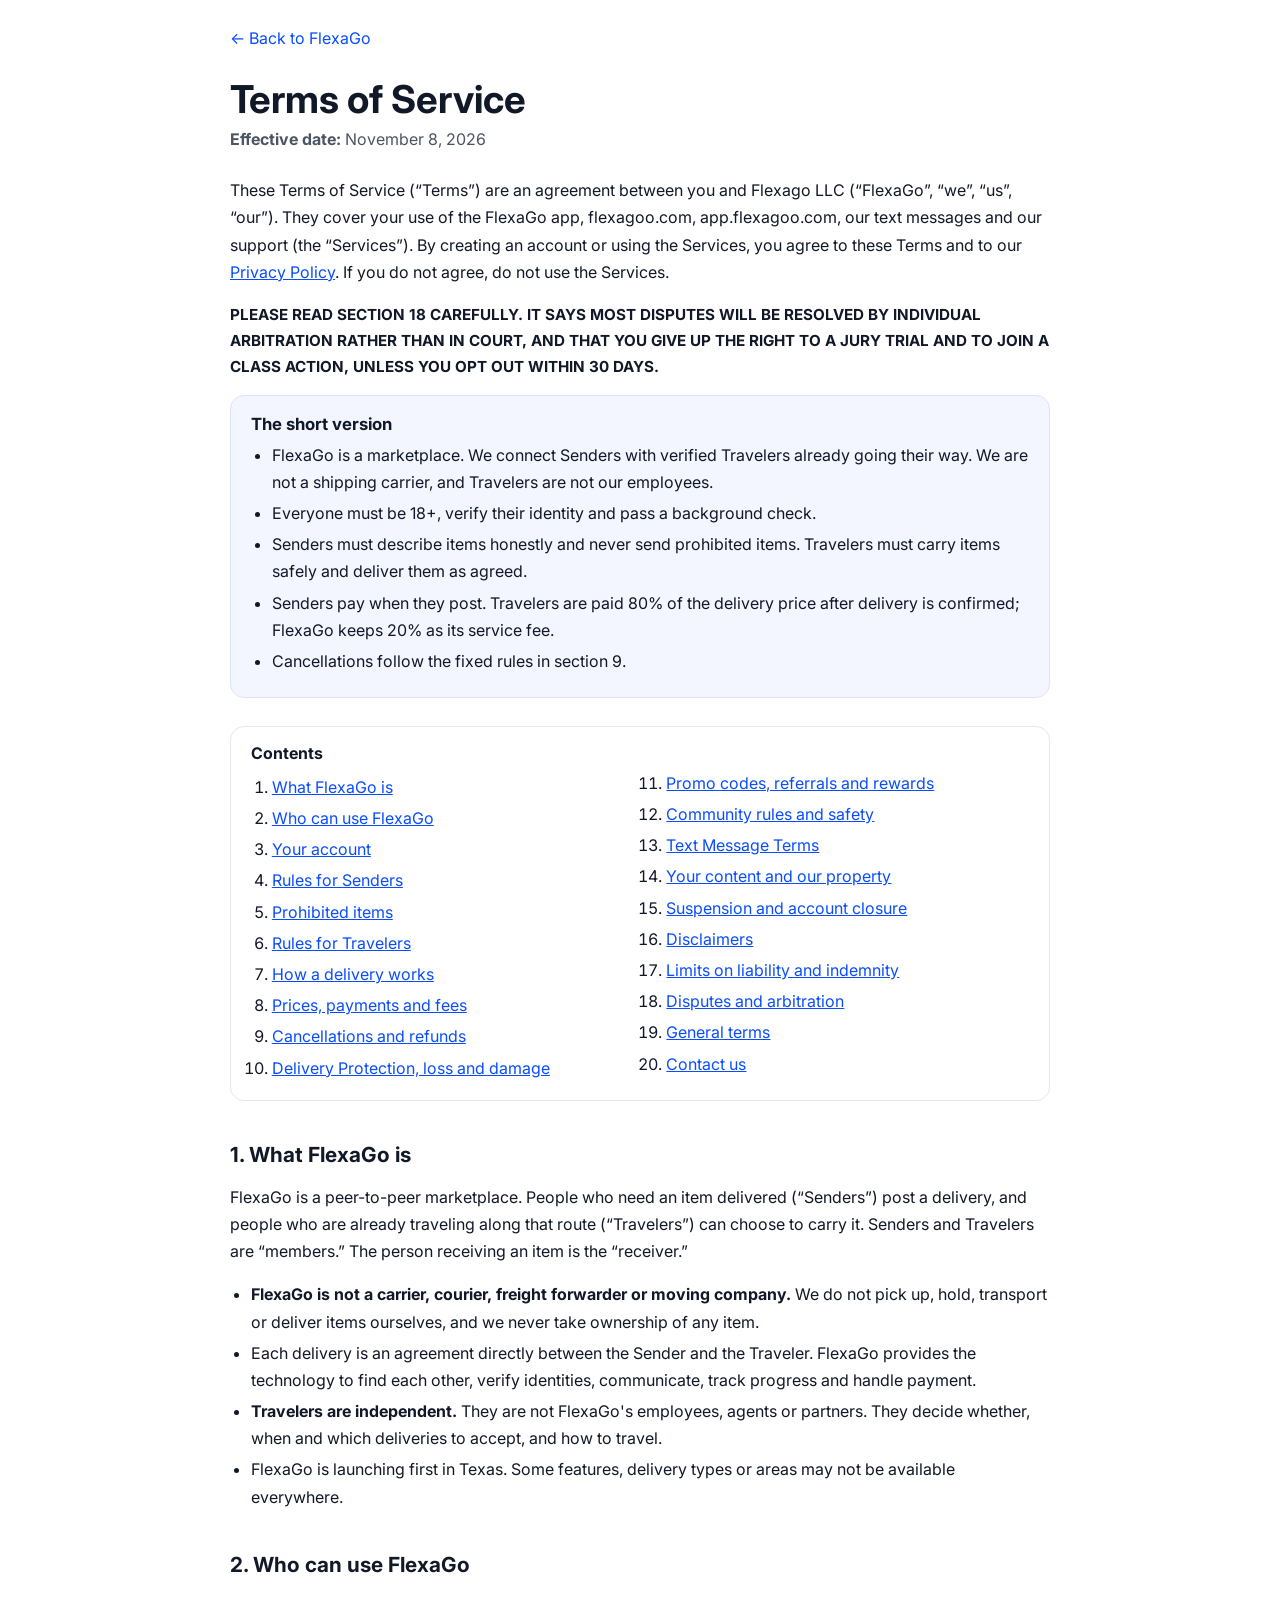
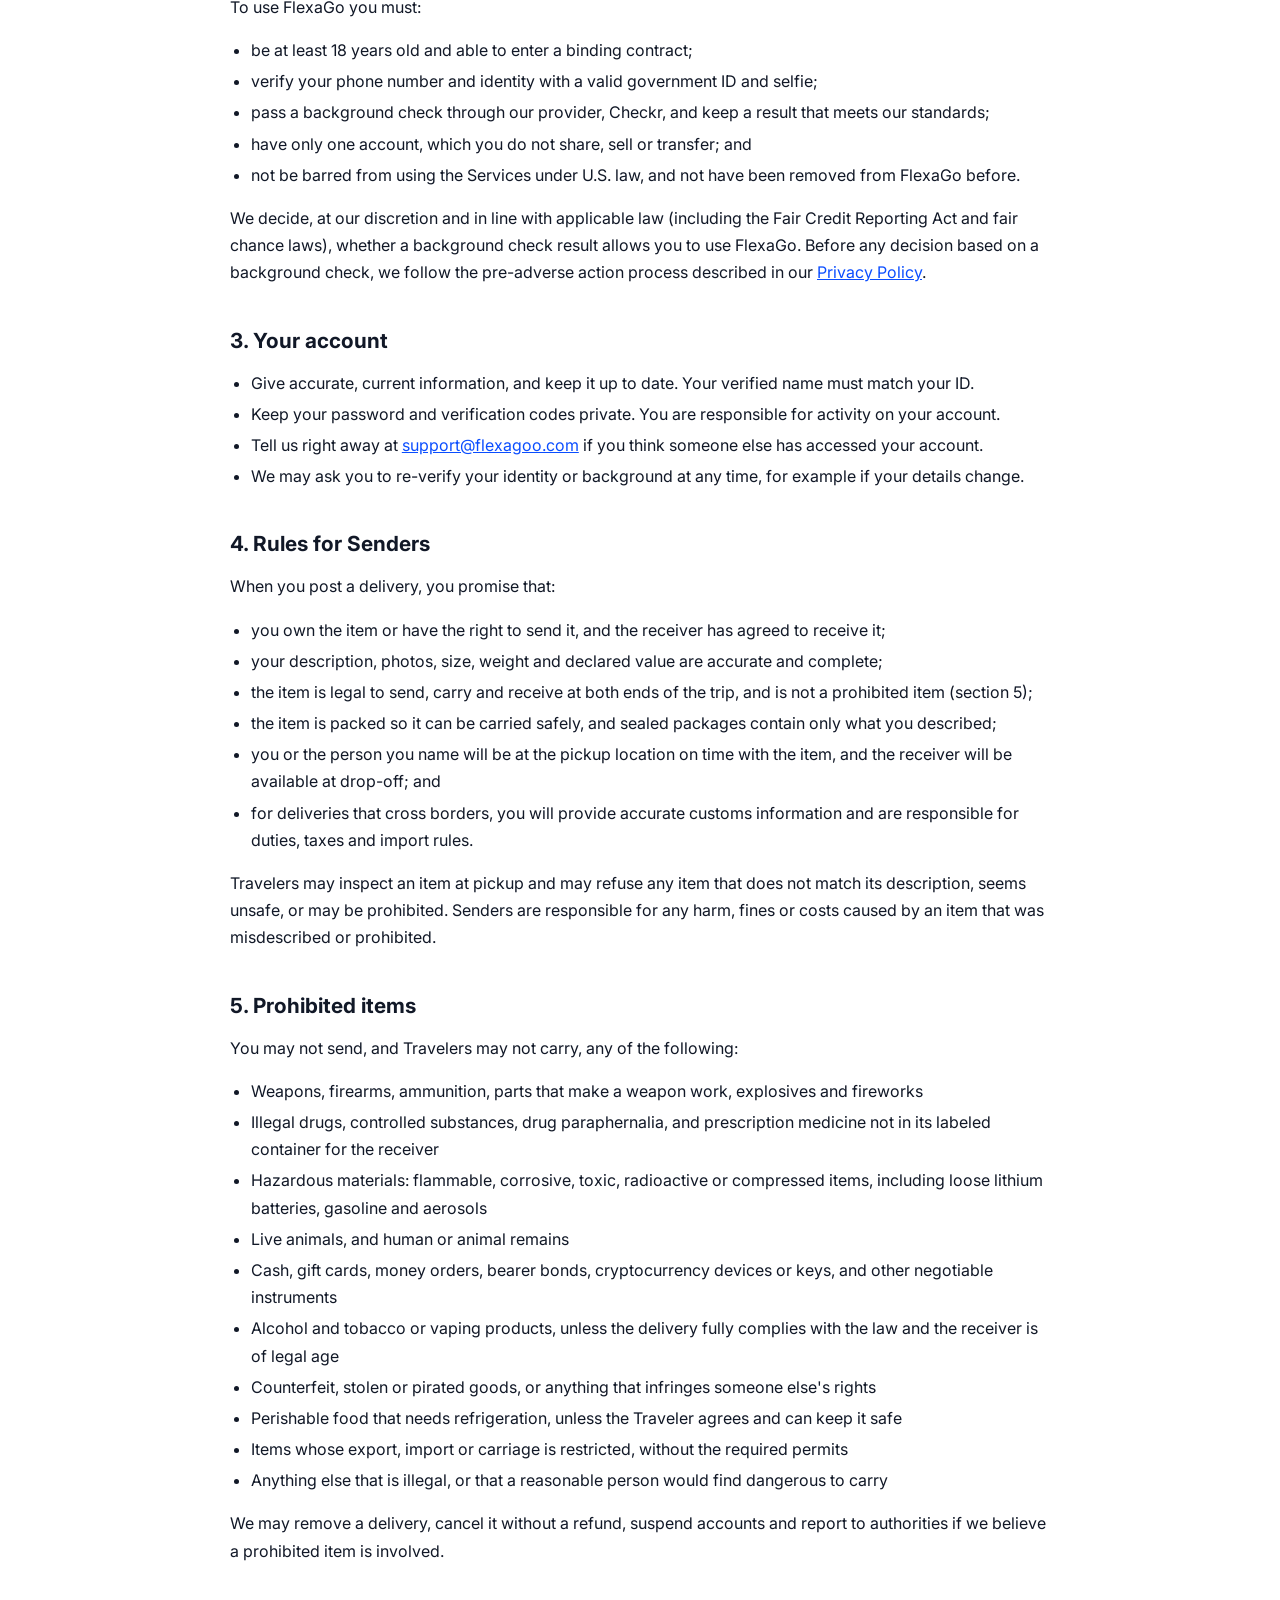
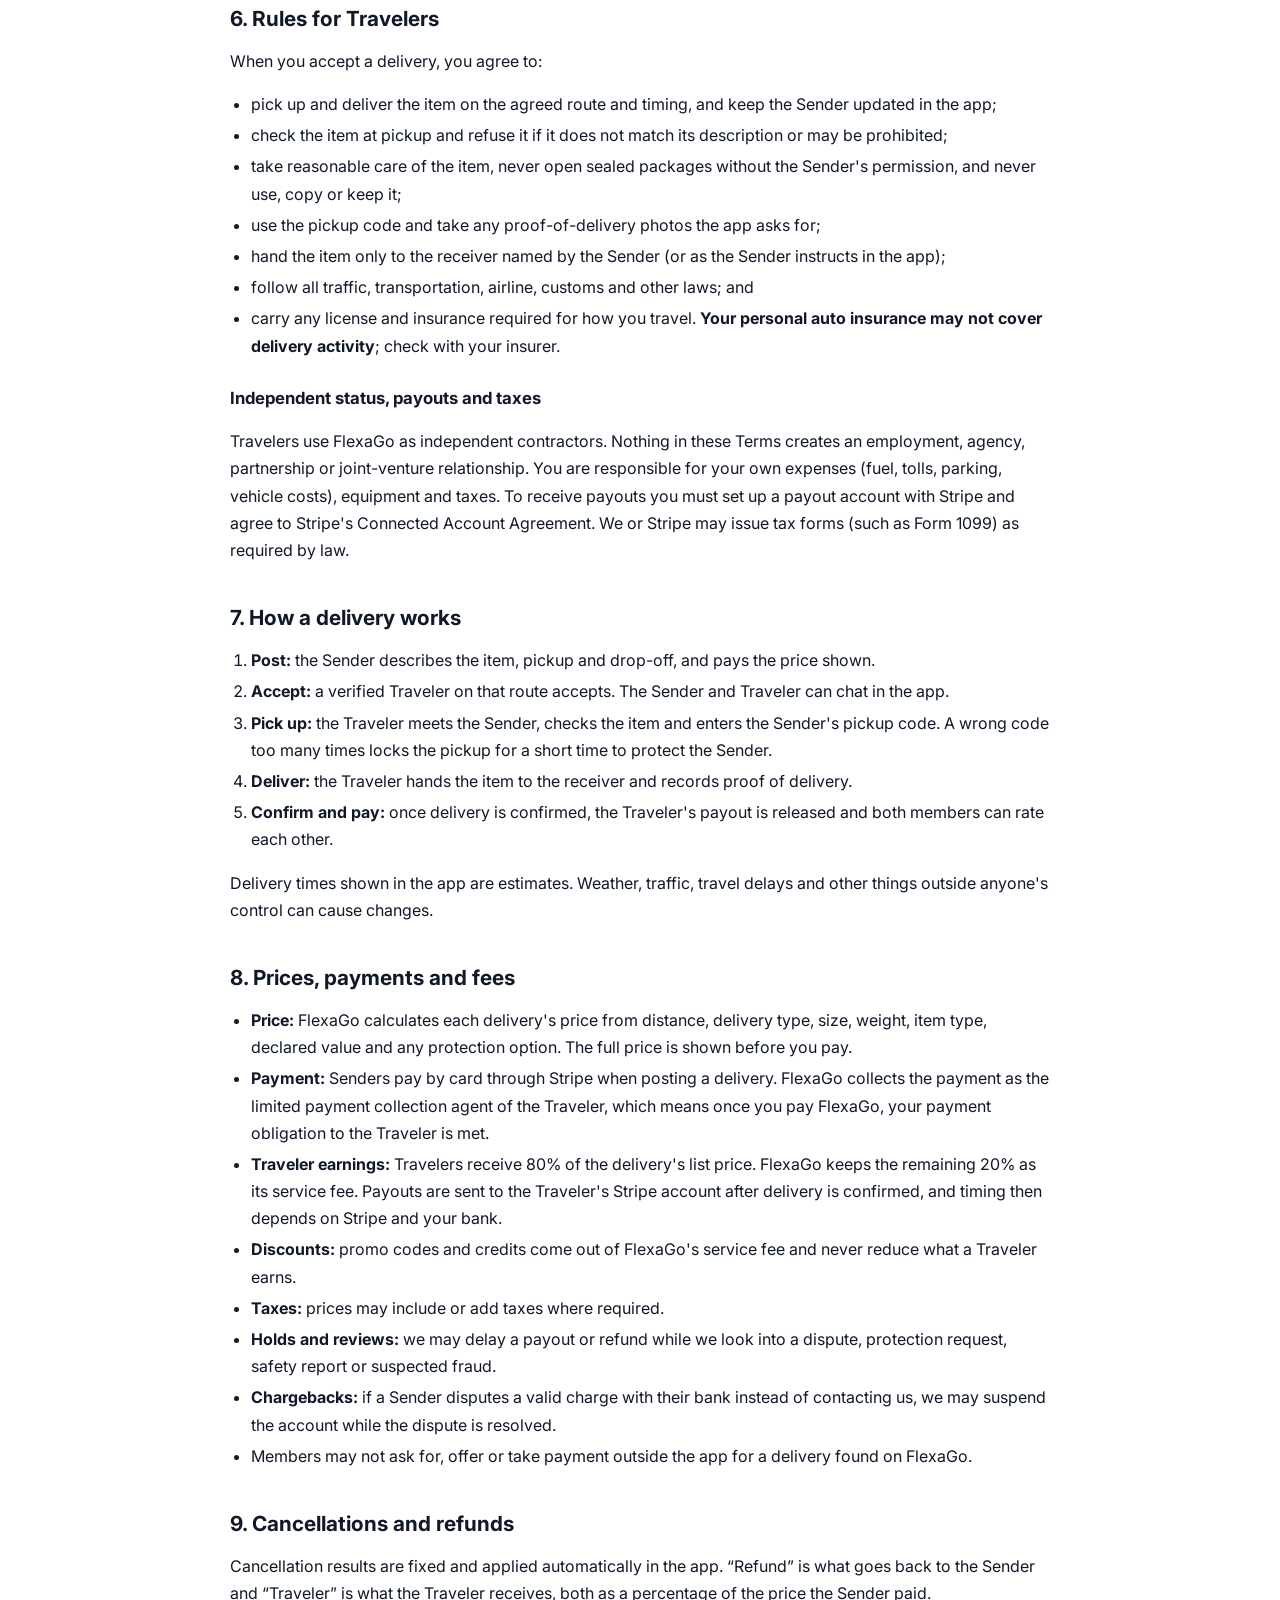
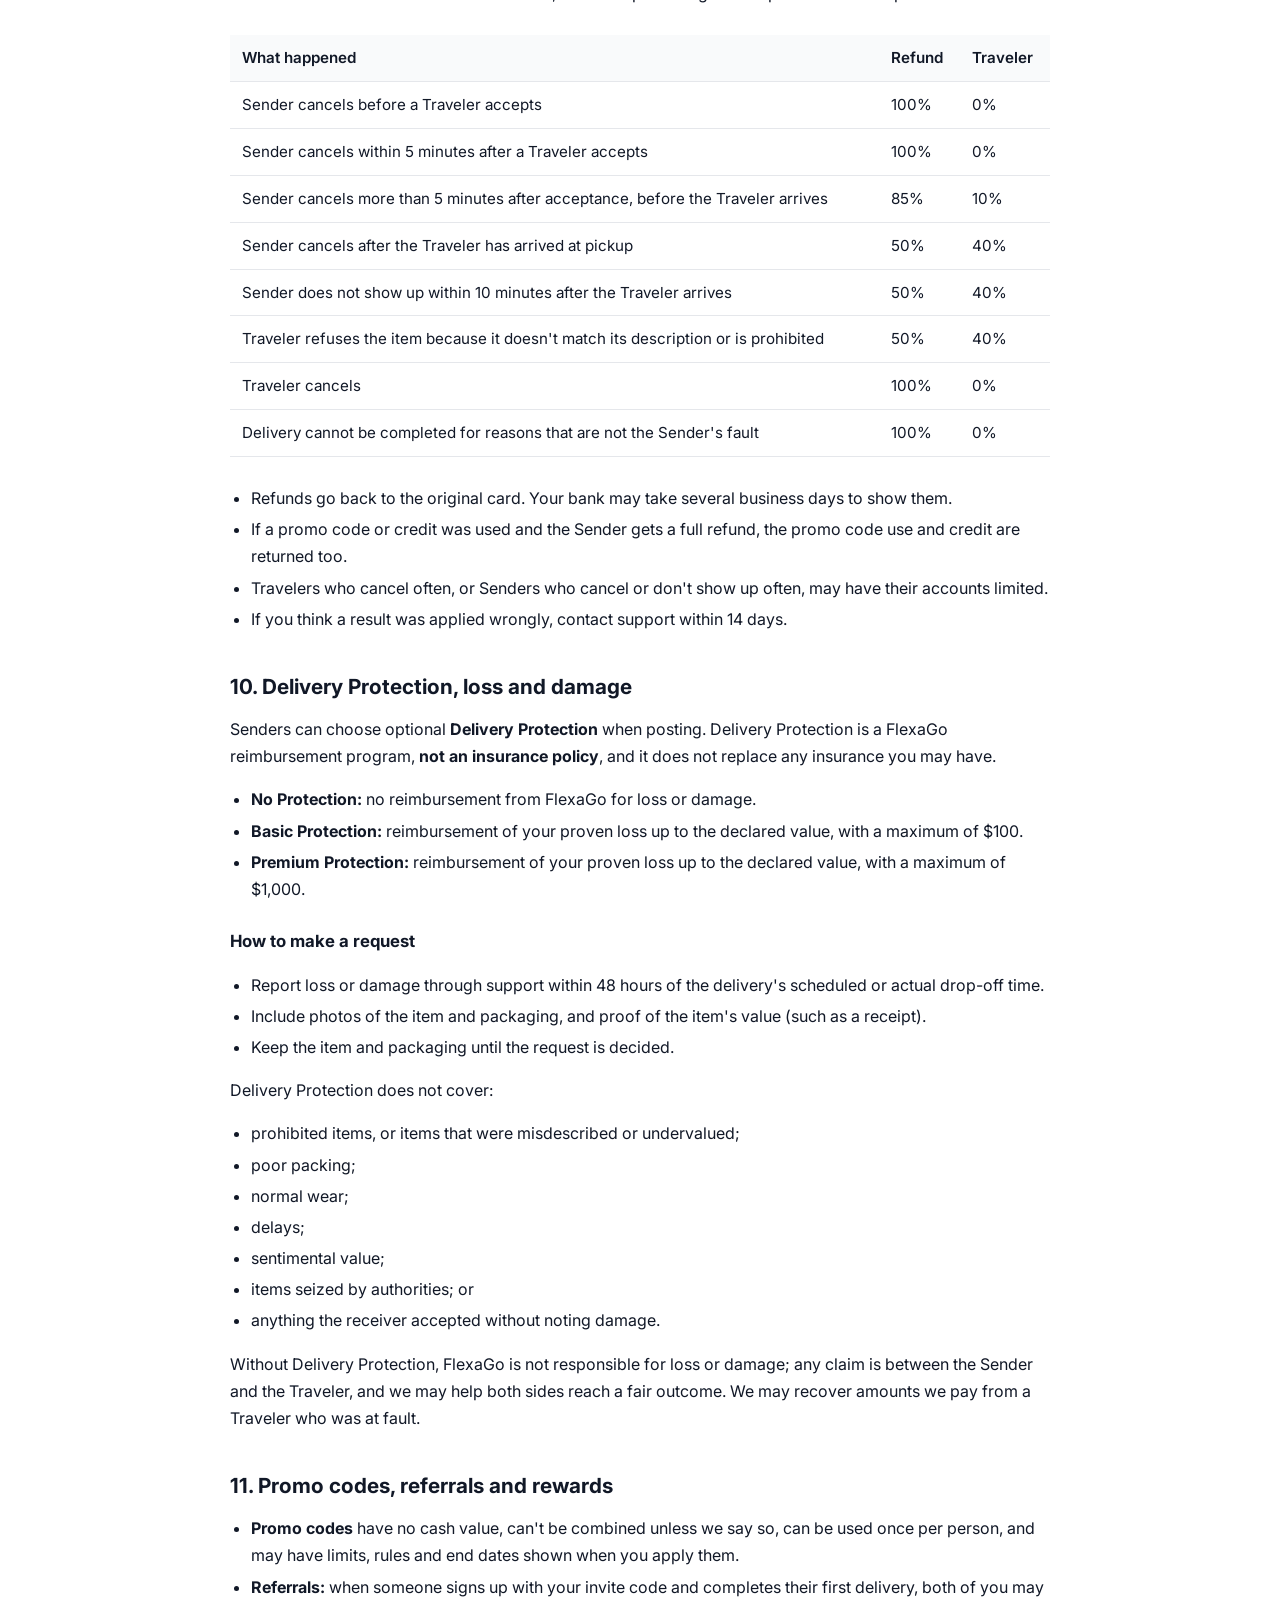
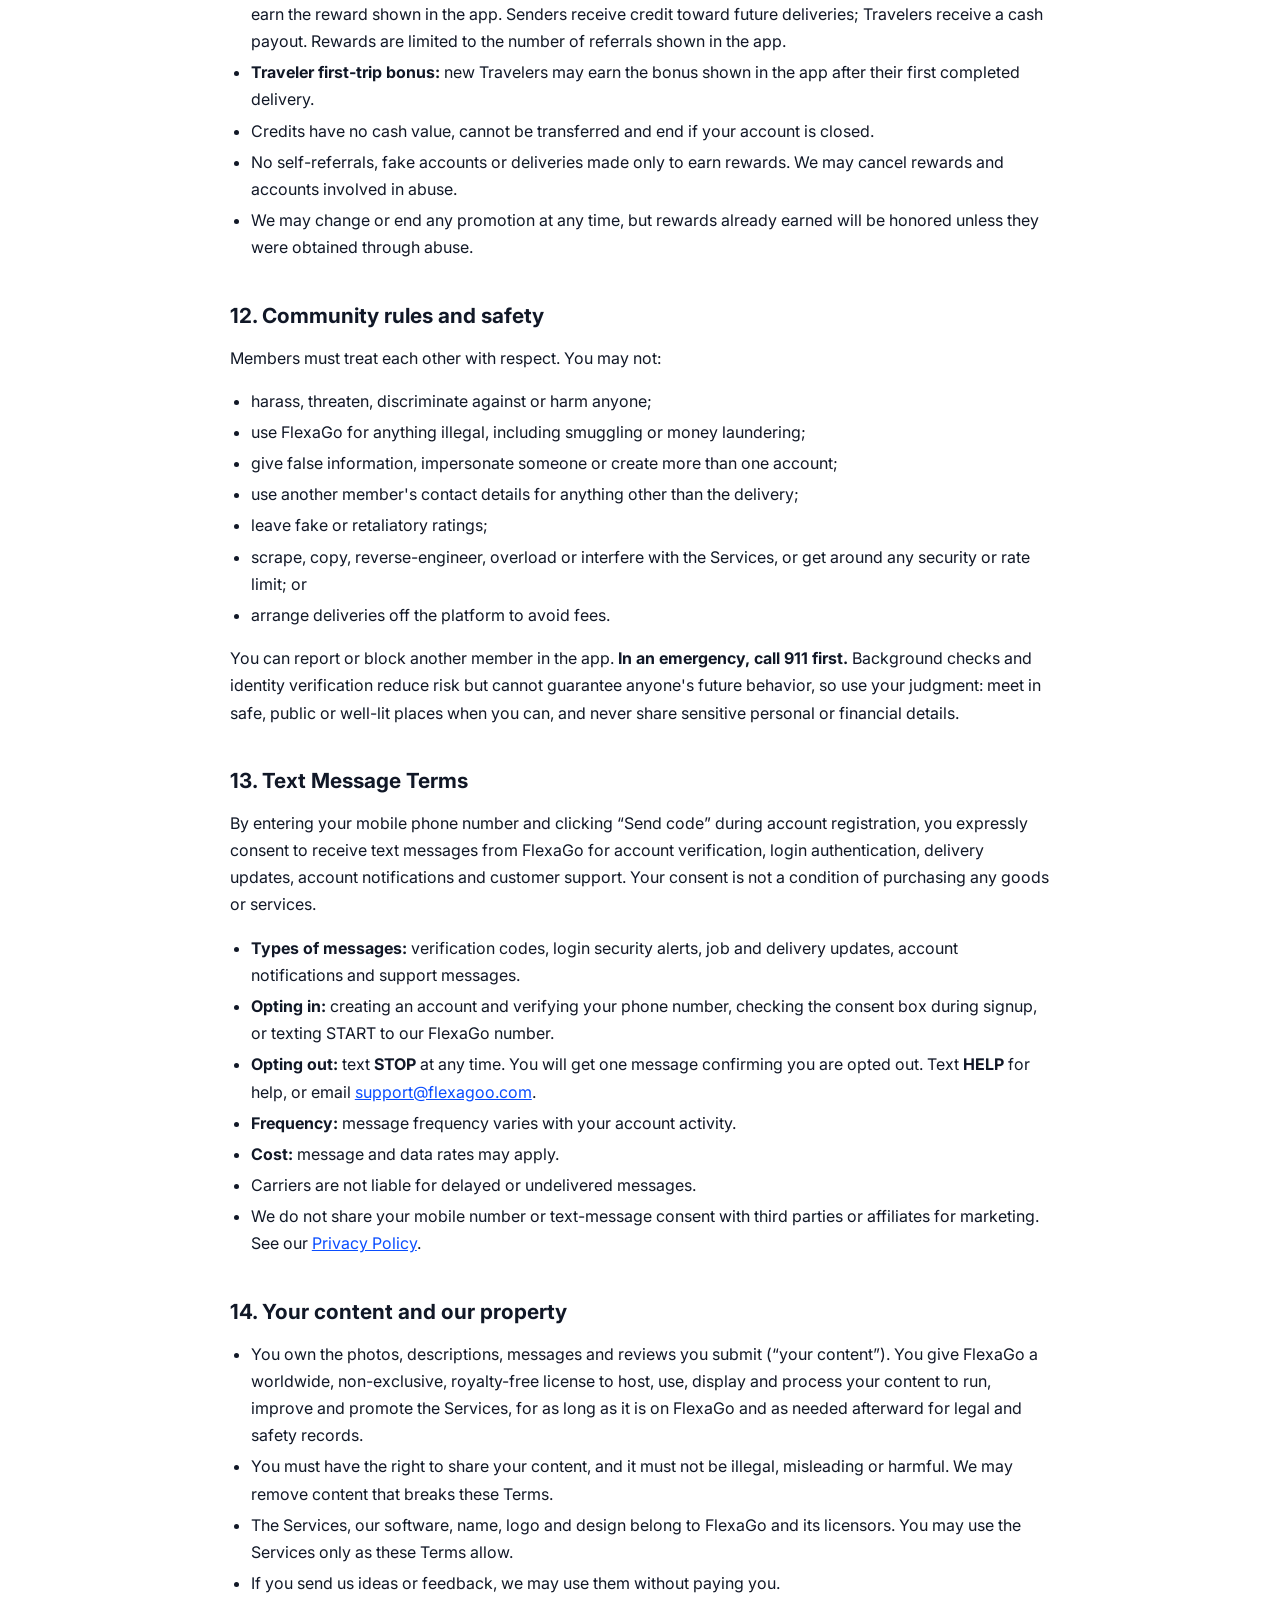
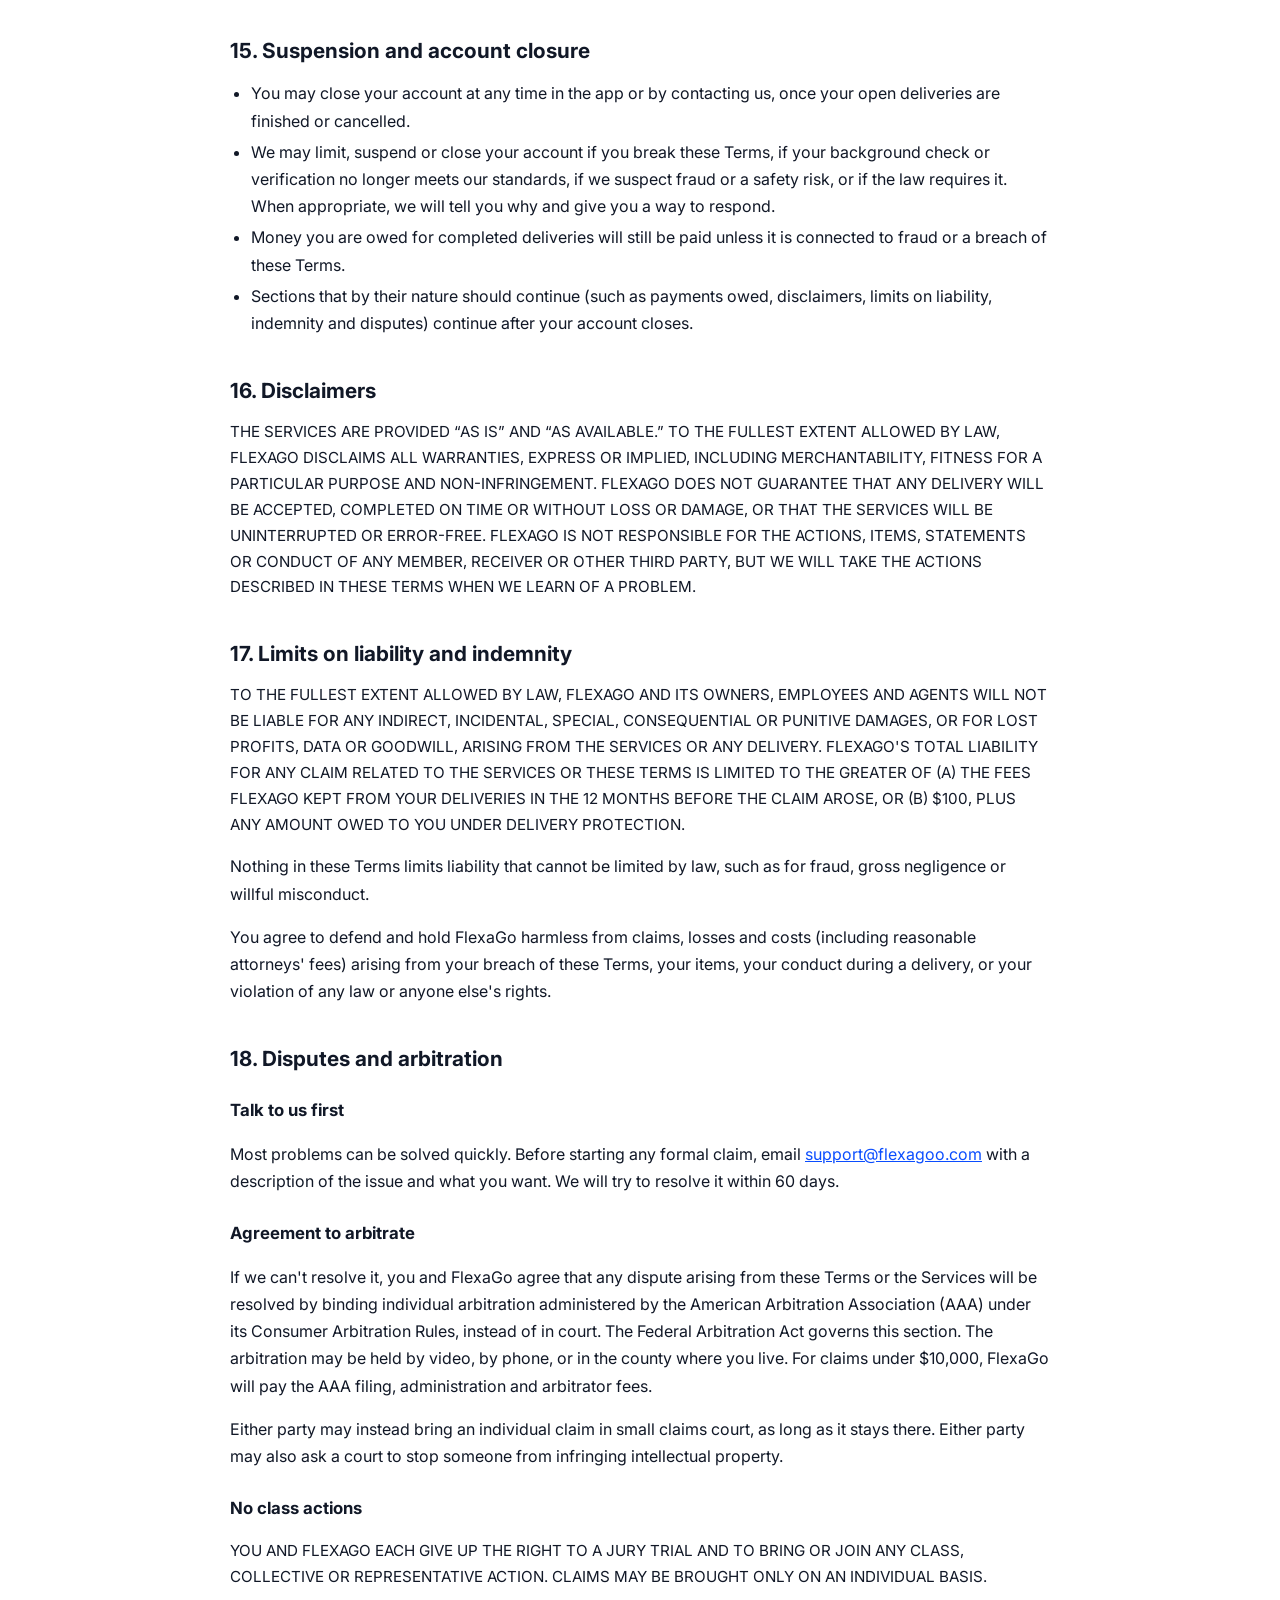
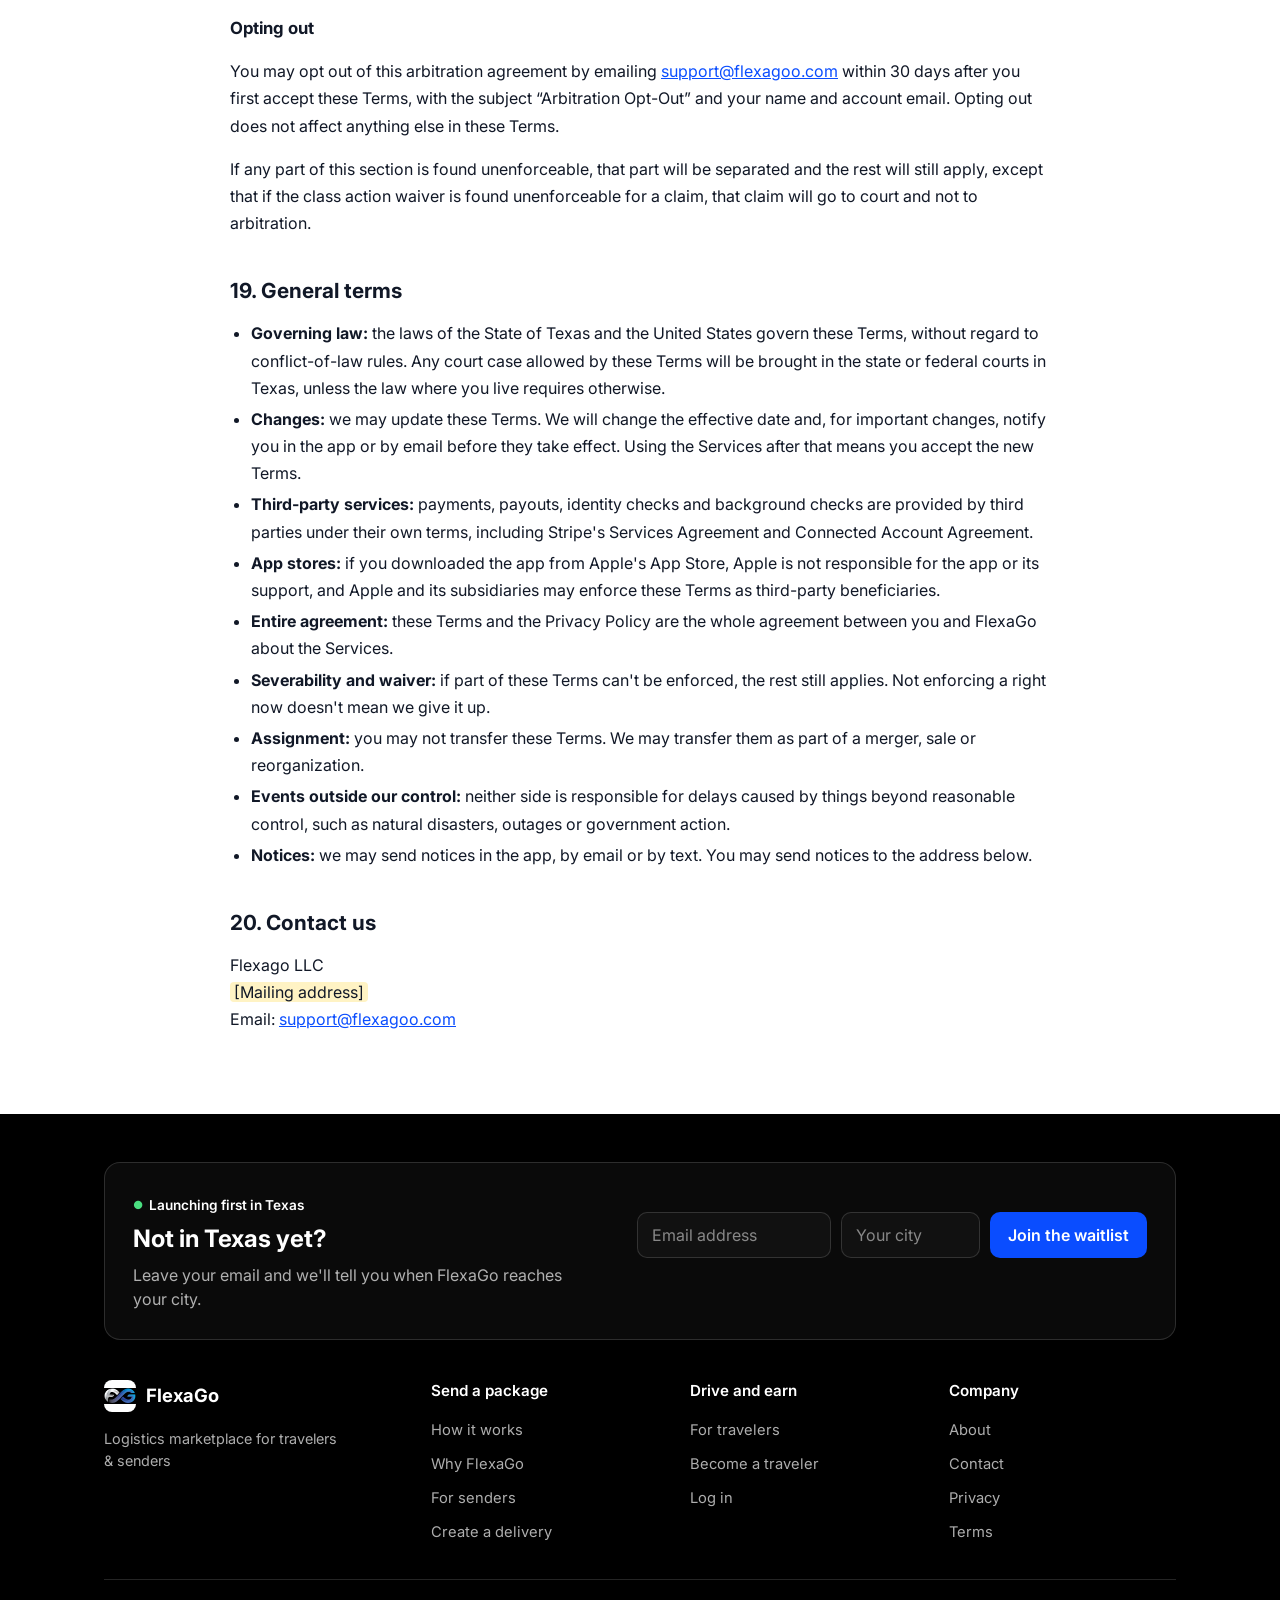
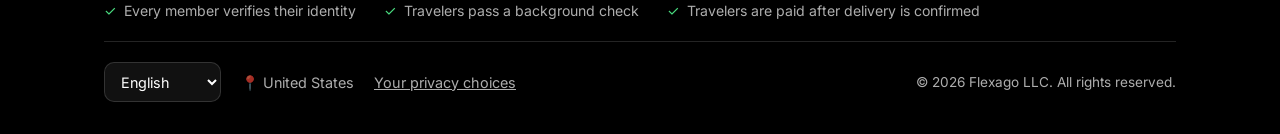
<file: terms.html>
<!DOCTYPE html>
<html lang="en">
<head>
  <meta charset="UTF-8">
  <meta name="viewport" content="width=device-width, initial-scale=1">
  <title>FlexaGo Terms of Service</title>
  <meta name="description" content="The rules for using FlexaGo, the peer-to-peer delivery marketplace for Senders and Travelers.">
  <link rel="icon" type="image/png" sizes="512x512" href="img/favicon.png">
  <link rel="preconnect" href="https://fonts.googleapis.com">
  <link rel="preconnect" href="https://fonts.gstatic.com" crossorigin>
  <link href="https://fonts.googleapis.com/css2?family=Inter:wght@400;600;700&display=swap" rel="stylesheet">
  <link rel="stylesheet" href="css/legal.css" />
  <link rel="stylesheet" href="css/site-footer.css" />
</head>
<body>
<main class="legal">

<a class="back-link" href="/">← Back to FlexaGo</a>

<h1>Terms of Service</h1>
<p class="updated"><strong>Effective date:</strong> November 8, 2026</p>

<p>
These Terms of Service (“Terms”) are an agreement between you and Flexago LLC (“FlexaGo”, “we”, “us”, “our”).
They cover your use of the FlexaGo app, flexagoo.com, app.flexagoo.com, our text messages and our support (the “Services”).
By creating an account or using the Services, you agree to these Terms and to our <a href="/privacy.html">Privacy Policy</a>.
If you do not agree, do not use the Services.
</p>
<p class="caps">
<strong>Please read section 18 carefully. It says most disputes will be resolved by individual arbitration rather than in court,
and that you give up the right to a jury trial and to join a class action, unless you opt out within 30 days.</strong>
</p>

<section class="summary" aria-labelledby="summary-title">
  <h2 id="summary-title">The short version</h2>
  <ul>
    <li>FlexaGo is a marketplace. We connect Senders with verified Travelers already going their way. We are not a shipping carrier, and Travelers are not our employees.</li>
    <li>Everyone must be 18+, verify their identity and pass a background check.</li>
    <li>Senders must describe items honestly and never send prohibited items. Travelers must carry items safely and deliver them as agreed.</li>
    <li>Senders pay when they post. Travelers are paid 80% of the delivery price after delivery is confirmed; FlexaGo keeps 20% as its service fee.</li>
    <li>Cancellations follow the fixed rules in section 9.</li>
  </ul>
</section>

<nav class="toc" aria-labelledby="toc-title">
  <h2 id="toc-title">Contents</h2>
  <ol>
    <li><a href="#marketplace">What FlexaGo is</a></li>
    <li><a href="#eligibility">Who can use FlexaGo</a></li>
    <li><a href="#account">Your account</a></li>
    <li><a href="#senders">Rules for Senders</a></li>
    <li><a href="#prohibited">Prohibited items</a></li>
    <li><a href="#travelers">Rules for Travelers</a></li>
    <li><a href="#delivery">How a delivery works</a></li>
    <li><a href="#payments">Prices, payments and fees</a></li>
    <li><a href="#cancellations">Cancellations and refunds</a></li>
    <li><a href="#protection">Delivery Protection, loss and damage</a></li>
    <li><a href="#rewards">Promo codes, referrals and rewards</a></li>
    <li><a href="#conduct">Community rules and safety</a></li>
    <li><a href="#sms">Text Message Terms</a></li>
    <li><a href="#content">Your content and our property</a></li>
    <li><a href="#termination">Suspension and account closure</a></li>
    <li><a href="#disclaimers">Disclaimers</a></li>
    <li><a href="#liability">Limits on liability and indemnity</a></li>
    <li><a href="#disputes">Disputes and arbitration</a></li>
    <li><a href="#general">General terms</a></li>
    <li><a href="#contact">Contact us</a></li>
  </ol>
</nav>

<h2 id="marketplace">1. What FlexaGo is</h2>
<p>
FlexaGo is a peer-to-peer marketplace. People who need an item delivered (“Senders”) post a delivery, and people who are already
traveling along that route (“Travelers”) can choose to carry it. Senders and Travelers are “members.” The person receiving an item is the “receiver.”
</p>
<ul>
  <li><strong>FlexaGo is not a carrier, courier, freight forwarder or moving company.</strong> We do not pick up, hold, transport or deliver items ourselves, and we never take ownership of any item.</li>
  <li>Each delivery is an agreement directly between the Sender and the Traveler. FlexaGo provides the technology to find each other, verify identities, communicate, track progress and handle payment.</li>
  <li><strong>Travelers are independent.</strong> They are not FlexaGo's employees, agents or partners. They decide whether, when and which deliveries to accept, and how to travel.</li>
  <li>FlexaGo is launching first in Texas. Some features, delivery types or areas may not be available everywhere.</li>
</ul>

<h2 id="eligibility">2. Who can use FlexaGo</h2>
<p>To use FlexaGo you must:</p>
<ul>
  <li>be at least 18 years old and able to enter a binding contract;</li>
  <li>verify your phone number and identity with a valid government ID and selfie;</li>
  <li>pass a background check through our provider, Checkr, and keep a result that meets our standards;</li>
  <li>have only one account, which you do not share, sell or transfer; and</li>
  <li>not be barred from using the Services under U.S. law, and not have been removed from FlexaGo before.</li>
</ul>
<p>
We decide, at our discretion and in line with applicable law (including the Fair Credit Reporting Act and fair chance laws),
whether a background check result allows you to use FlexaGo. Before any decision based on a background check, we follow the
pre-adverse action process described in our <a href="/privacy.html#identity">Privacy Policy</a>.
</p>

<h2 id="account">3. Your account</h2>
<ul>
  <li>Give accurate, current information, and keep it up to date. Your verified name must match your ID.</li>
  <li>Keep your password and verification codes private. You are responsible for activity on your account.</li>
  <li>Tell us right away at <a href="mailto:support@flexagoo.com">support@flexagoo.com</a> if you think someone else has accessed your account.</li>
  <li>We may ask you to re-verify your identity or background at any time, for example if your details change.</li>
</ul>

<h2 id="senders">4. Rules for Senders</h2>
<p>When you post a delivery, you promise that:</p>
<ul>
  <li>you own the item or have the right to send it, and the receiver has agreed to receive it;</li>
  <li>your description, photos, size, weight and declared value are accurate and complete;</li>
  <li>the item is legal to send, carry and receive at both ends of the trip, and is not a prohibited item (section 5);</li>
  <li>the item is packed so it can be carried safely, and sealed packages contain only what you described;</li>
  <li>you or the person you name will be at the pickup location on time with the item, and the receiver will be available at drop-off; and</li>
  <li>for deliveries that cross borders, you will provide accurate customs information and are responsible for duties, taxes and import rules.</li>
</ul>
<p>
Travelers may inspect an item at pickup and may refuse any item that does not match its description, seems unsafe, or may be prohibited.
Senders are responsible for any harm, fines or costs caused by an item that was misdescribed or prohibited.
</p>

<h2 id="prohibited">5. Prohibited items</h2>
<p>You may not send, and Travelers may not carry, any of the following:</p>
<ul>
  <li>Weapons, firearms, ammunition, parts that make a weapon work, explosives and fireworks</li>
  <li>Illegal drugs, controlled substances, drug paraphernalia, and prescription medicine not in its labeled container for the receiver</li>
  <li>Hazardous materials: flammable, corrosive, toxic, radioactive or compressed items, including loose lithium batteries, gasoline and aerosols</li>
  <li>Live animals, and human or animal remains</li>
  <li>Cash, gift cards, money orders, bearer bonds, cryptocurrency devices or keys, and other negotiable instruments</li>
  <li>Alcohol and tobacco or vaping products, unless the delivery fully complies with the law and the receiver is of legal age</li>
  <li>Counterfeit, stolen or pirated goods, or anything that infringes someone else's rights</li>
  <li>Perishable food that needs refrigeration, unless the Traveler agrees and can keep it safe</li>
  <li>Items whose export, import or carriage is restricted, without the required permits</li>
  <li>Anything else that is illegal, or that a reasonable person would find dangerous to carry</li>
</ul>
<p>
We may remove a delivery, cancel it without a refund, suspend accounts and report to authorities if we believe a prohibited item is involved.
</p>

<h2 id="travelers">6. Rules for Travelers</h2>
<p>When you accept a delivery, you agree to:</p>
<ul>
  <li>pick up and deliver the item on the agreed route and timing, and keep the Sender updated in the app;</li>
  <li>check the item at pickup and refuse it if it does not match its description or may be prohibited;</li>
  <li>take reasonable care of the item, never open sealed packages without the Sender's permission, and never use, copy or keep it;</li>
  <li>use the pickup code and take any proof-of-delivery photos the app asks for;</li>
  <li>hand the item only to the receiver named by the Sender (or as the Sender instructs in the app);</li>
  <li>follow all traffic, transportation, airline, customs and other laws; and</li>
  <li>carry any license and insurance required for how you travel. <strong>Your personal auto insurance may not cover delivery activity</strong>; check with your insurer.</li>
</ul>
<h3>Independent status, payouts and taxes</h3>
<p>
Travelers use FlexaGo as independent contractors. Nothing in these Terms creates an employment, agency, partnership or joint-venture relationship.
You are responsible for your own expenses (fuel, tolls, parking, vehicle costs), equipment and taxes. To receive payouts you must set up
a payout account with Stripe and agree to Stripe's Connected Account Agreement. We or Stripe may issue tax forms (such as Form 1099) as required by law.
</p>

<h2 id="delivery">7. How a delivery works</h2>
<ol>
  <li><strong>Post:</strong> the Sender describes the item, pickup and drop-off, and pays the price shown.</li>
  <li><strong>Accept:</strong> a verified Traveler on that route accepts. The Sender and Traveler can chat in the app.</li>
  <li><strong>Pick up:</strong> the Traveler meets the Sender, checks the item and enters the Sender's pickup code. A wrong code too many times locks the pickup for a short time to protect the Sender.</li>
  <li><strong>Deliver:</strong> the Traveler hands the item to the receiver and records proof of delivery.</li>
  <li><strong>Confirm and pay:</strong> once delivery is confirmed, the Traveler's payout is released and both members can rate each other.</li>
</ol>
<p>Delivery times shown in the app are estimates. Weather, traffic, travel delays and other things outside anyone's control can cause changes.</p>

<h2 id="payments">8. Prices, payments and fees</h2>
<ul>
  <li><strong>Price:</strong> FlexaGo calculates each delivery's price from distance, delivery type, size, weight, item type, declared value and any protection option. The full price is shown before you pay.</li>
  <li><strong>Payment:</strong> Senders pay by card through Stripe when posting a delivery. FlexaGo collects the payment as the limited payment collection agent of the Traveler, which means once you pay FlexaGo, your payment obligation to the Traveler is met.</li>
  <li><strong>Traveler earnings:</strong> Travelers receive 80% of the delivery's list price. FlexaGo keeps the remaining 20% as its service fee. Payouts are sent to the Traveler's Stripe account after delivery is confirmed, and timing then depends on Stripe and your bank.</li>
  <li><strong>Discounts:</strong> promo codes and credits come out of FlexaGo's service fee and never reduce what a Traveler earns.</li>
  <li><strong>Taxes:</strong> prices may include or add taxes where required.</li>
  <li><strong>Holds and reviews:</strong> we may delay a payout or refund while we look into a dispute, protection request, safety report or suspected fraud.</li>
  <li><strong>Chargebacks:</strong> if a Sender disputes a valid charge with their bank instead of contacting us, we may suspend the account while the dispute is resolved.</li>
  <li>Members may not ask for, offer or take payment outside the app for a delivery found on FlexaGo.</li>
</ul>

<h2 id="cancellations">9. Cancellations and refunds</h2>
<p>Cancellation results are fixed and applied automatically in the app. “Refund” is what goes back to the Sender and “Traveler” is what the Traveler receives, both as a percentage of the price the Sender paid.</p>
<div class="table-wrap">
<table>
  <thead><tr><th>What happened</th><th class="num">Refund</th><th class="num">Traveler</th></tr></thead>
  <tbody>
    <tr><td>Sender cancels before a Traveler accepts</td><td>100%</td><td>0%</td></tr>
    <tr><td>Sender cancels within 5 minutes after a Traveler accepts</td><td>100%</td><td>0%</td></tr>
    <tr><td>Sender cancels more than 5 minutes after acceptance, before the Traveler arrives</td><td>85%</td><td>10%</td></tr>
    <tr><td>Sender cancels after the Traveler has arrived at pickup</td><td>50%</td><td>40%</td></tr>
    <tr><td>Sender does not show up within 10 minutes after the Traveler arrives</td><td>50%</td><td>40%</td></tr>
    <tr><td>Traveler refuses the item because it doesn't match its description or is prohibited</td><td>50%</td><td>40%</td></tr>
    <tr><td>Traveler cancels</td><td>100%</td><td>0%</td></tr>
    <tr><td>Delivery cannot be completed for reasons that are not the Sender's fault</td><td>100%</td><td>0%</td></tr>
  </tbody>
</table>
</div>
<ul>
  <li>Refunds go back to the original card. Your bank may take several business days to show them.</li>
  <li>If a promo code or credit was used and the Sender gets a full refund, the promo code use and credit are returned too.</li>
  <li>Travelers who cancel often, or Senders who cancel or don't show up often, may have their accounts limited.</li>
  <li>If you think a result was applied wrongly, contact support within 14 days.</li>
</ul>

<h2 id="protection">10. Delivery Protection, loss and damage</h2>
<p>
Senders can choose optional <strong>Delivery Protection</strong> when posting. Delivery Protection is a FlexaGo reimbursement program,
<strong>not an insurance policy</strong>, and it does not replace any insurance you may have.
</p>
<ul>
  <li><strong>No Protection:</strong> no reimbursement from FlexaGo for loss or damage.</li>
  <li><strong>Basic Protection:</strong> reimbursement of your proven loss up to the declared value, with a maximum of $100.</li>
  <li><strong>Premium Protection:</strong> reimbursement of your proven loss up to the declared value, with a maximum of $1,000.</li>
</ul>
<h3>How to make a request</h3>
<ul>
  <li>Report loss or damage through support within 48 hours of the delivery's scheduled or actual drop-off time.</li>
  <li>Include photos of the item and packaging, and proof of the item's value (such as a receipt).</li>
  <li>Keep the item and packaging until the request is decided.</li>
</ul>
<p>Delivery Protection does not cover:</p>
<ul>
  <li>prohibited items, or items that were misdescribed or undervalued;</li>
  <li>poor packing;</li>
  <li>normal wear;</li>
  <li>delays;</li>
  <li>sentimental value;</li>
  <li>items seized by authorities; or</li>
  <li>anything the receiver accepted without noting damage.</li>
</ul>
<p>
Without Delivery Protection, FlexaGo is not responsible for loss or damage; any claim is between the Sender and the Traveler,
and we may help both sides reach a fair outcome. We may recover amounts we pay from a Traveler who was at fault.
</p>

<h2 id="rewards">11. Promo codes, referrals and rewards</h2>
<ul>
  <li><strong>Promo codes</strong> have no cash value, can't be combined unless we say so, can be used once per person, and may have limits, rules and end dates shown when you apply them.</li>
  <li><strong>Referrals:</strong> when someone signs up with your invite code and completes their first delivery, both of you may earn the reward shown in the app. Senders receive credit toward future deliveries; Travelers receive a cash payout. Rewards are limited to the number of referrals shown in the app.</li>
  <li><strong>Traveler first-trip bonus:</strong> new Travelers may earn the bonus shown in the app after their first completed delivery.</li>
  <li>Credits have no cash value, cannot be transferred and end if your account is closed.</li>
  <li>No self-referrals, fake accounts or deliveries made only to earn rewards. We may cancel rewards and accounts involved in abuse.</li>
  <li>We may change or end any promotion at any time, but rewards already earned will be honored unless they were obtained through abuse.</li>
</ul>

<h2 id="conduct">12. Community rules and safety</h2>
<p>Members must treat each other with respect. You may not:</p>
<ul>
  <li>harass, threaten, discriminate against or harm anyone;</li>
  <li>use FlexaGo for anything illegal, including smuggling or money laundering;</li>
  <li>give false information, impersonate someone or create more than one account;</li>
  <li>use another member's contact details for anything other than the delivery;</li>
  <li>leave fake or retaliatory ratings;</li>
  <li>scrape, copy, reverse-engineer, overload or interfere with the Services, or get around any security or rate limit; or</li>
  <li>arrange deliveries off the platform to avoid fees.</li>
</ul>
<p>
You can report or block another member in the app. <strong>In an emergency, call 911 first.</strong>
Background checks and identity verification reduce risk but cannot guarantee anyone's future behavior, so use your judgment:
meet in safe, public or well-lit places when you can, and never share sensitive personal or financial details.
</p>

<h2 id="sms">13. Text Message Terms</h2>
<p>
By entering your mobile phone number and clicking “Send code” during account registration, you expressly consent to receive
text messages from FlexaGo for account verification, login authentication, delivery updates, account notifications and customer support.
Your consent is not a condition of purchasing any goods or services.
</p>
<ul>
  <li><strong>Types of messages:</strong> verification codes, login security alerts, job and delivery updates, account notifications and support messages.</li>
  <li><strong>Opting in:</strong> creating an account and verifying your phone number, checking the consent box during signup, or texting START to our FlexaGo number.</li>
  <li><strong>Opting out:</strong> text <strong>STOP</strong> at any time. You will get one message confirming you are opted out. Text <strong>HELP</strong> for help, or email <a href="mailto:support@flexagoo.com">support@flexagoo.com</a>.</li>
  <li><strong>Frequency:</strong> message frequency varies with your account activity.</li>
  <li><strong>Cost:</strong> message and data rates may apply.</li>
  <li>Carriers are not liable for delayed or undelivered messages.</li>
  <li>We do not share your mobile number or text-message consent with third parties or affiliates for marketing. See our <a href="/privacy.html#sms">Privacy Policy</a>.</li>
</ul>

<h2 id="content">14. Your content and our property</h2>
<ul>
  <li>You own the photos, descriptions, messages and reviews you submit (“your content”). You give FlexaGo a worldwide, non-exclusive, royalty-free license to host, use, display and process your content to run, improve and promote the Services, for as long as it is on FlexaGo and as needed afterward for legal and safety records.</li>
  <li>You must have the right to share your content, and it must not be illegal, misleading or harmful. We may remove content that breaks these Terms.</li>
  <li>The Services, our software, name, logo and design belong to FlexaGo and its licensors. You may use the Services only as these Terms allow.</li>
  <li>If you send us ideas or feedback, we may use them without paying you.</li>
</ul>

<h2 id="termination">15. Suspension and account closure</h2>
<ul>
  <li>You may close your account at any time in the app or by contacting us, once your open deliveries are finished or cancelled.</li>
  <li>We may limit, suspend or close your account if you break these Terms, if your background check or verification no longer meets our standards, if we suspect fraud or a safety risk, or if the law requires it. When appropriate, we will tell you why and give you a way to respond.</li>
  <li>Money you are owed for completed deliveries will still be paid unless it is connected to fraud or a breach of these Terms.</li>
  <li>Sections that by their nature should continue (such as payments owed, disclaimers, limits on liability, indemnity and disputes) continue after your account closes.</li>
</ul>

<h2 id="disclaimers">16. Disclaimers</h2>
<p class="caps">
The Services are provided “as is” and “as available.” To the fullest extent allowed by law, FlexaGo disclaims all warranties,
express or implied, including merchantability, fitness for a particular purpose and non-infringement. FlexaGo does not guarantee
that any delivery will be accepted, completed on time or without loss or damage, or that the Services will be uninterrupted or error-free.
FlexaGo is not responsible for the actions, items, statements or conduct of any member, receiver or other third party, but we will take
the actions described in these Terms when we learn of a problem.
</p>

<h2 id="liability">17. Limits on liability and indemnity</h2>
<p class="caps">
To the fullest extent allowed by law, FlexaGo and its owners, employees and agents will not be liable for any indirect, incidental,
special, consequential or punitive damages, or for lost profits, data or goodwill, arising from the Services or any delivery.
FlexaGo's total liability for any claim related to the Services or these Terms is limited to the greater of (a) the fees FlexaGo
kept from your deliveries in the 12 months before the claim arose, or (b) $100, plus any amount owed to you under Delivery Protection.
</p>
<p>
Nothing in these Terms limits liability that cannot be limited by law, such as for fraud, gross negligence or willful misconduct.
</p>
<p>
You agree to defend and hold FlexaGo harmless from claims, losses and costs (including reasonable attorneys' fees) arising from
your breach of these Terms, your items, your conduct during a delivery, or your violation of any law or anyone else's rights.
</p>

<h2 id="disputes">18. Disputes and arbitration</h2>
<h3>Talk to us first</h3>
<p>
Most problems can be solved quickly. Before starting any formal claim, email <a href="mailto:support@flexagoo.com">support@flexagoo.com</a>
with a description of the issue and what you want. We will try to resolve it within 60 days.
</p>
<h3>Agreement to arbitrate</h3>
<p>
If we can't resolve it, you and FlexaGo agree that any dispute arising from these Terms or the Services will be resolved by
binding individual arbitration administered by the American Arbitration Association (AAA) under its Consumer Arbitration Rules,
instead of in court. The Federal Arbitration Act governs this section. The arbitration may be held by video, by phone, or in the
county where you live. For claims under $10,000, FlexaGo will pay the AAA filing, administration and arbitrator fees.
</p>
<p>Either party may instead bring an individual claim in small claims court, as long as it stays there. Either party may also ask a court to stop someone from infringing intellectual property.</p>
<h3>No class actions</h3>
<p class="caps">
You and FlexaGo each give up the right to a jury trial and to bring or join any class, collective or representative action.
Claims may be brought only on an individual basis.
</p>
<h3>Opting out</h3>
<p>
You may opt out of this arbitration agreement by emailing <a href="mailto:support@flexagoo.com">support@flexagoo.com</a> within
30 days after you first accept these Terms, with the subject “Arbitration Opt-Out” and your name and account email.
Opting out does not affect anything else in these Terms.
</p>
<p>
If any part of this section is found unenforceable, that part will be separated and the rest will still apply,
except that if the class action waiver is found unenforceable for a claim, that claim will go to court and not to arbitration.
</p>

<h2 id="general">19. General terms</h2>
<ul>
  <li><strong>Governing law:</strong> the laws of the State of Texas and the United States govern these Terms, without regard to conflict-of-law rules. Any court case allowed by these Terms will be brought in the state or federal courts in Texas, unless the law where you live requires otherwise.</li>
  <li><strong>Changes:</strong> we may update these Terms. We will change the effective date and, for important changes, notify you in the app or by email before they take effect. Using the Services after that means you accept the new Terms.</li>
  <li><strong>Third-party services:</strong> payments, payouts, identity checks and background checks are provided by third parties under their own terms, including Stripe's Services Agreement and Connected Account Agreement.</li>
  <li><strong>App stores:</strong> if you downloaded the app from Apple's App Store, Apple is not responsible for the app or its support, and Apple and its subsidiaries may enforce these Terms as third-party beneficiaries.</li>
  <li><strong>Entire agreement:</strong> these Terms and the Privacy Policy are the whole agreement between you and FlexaGo about the Services.</li>
  <li><strong>Severability and waiver:</strong> if part of these Terms can't be enforced, the rest still applies. Not enforcing a right now doesn't mean we give it up.</li>
  <li><strong>Assignment:</strong> you may not transfer these Terms. We may transfer them as part of a merger, sale or reorganization.</li>
  <li><strong>Events outside our control:</strong> neither side is responsible for delays caused by things beyond reasonable control, such as natural disasters, outages or government action.</li>
  <li><strong>Notices:</strong> we may send notices in the app, by email or by text. You may send notices to the address below.</li>
</ul>

<h2 id="contact">20. Contact us</h2>
<p>
Flexago LLC<br>
<span class="fill-in">[Mailing address]</span><br>
Email: <a href="mailto:support@flexagoo.com">support@flexagoo.com</a>
</p>

</main>

<footer id="siteFooter"></footer>
<script src="js/ad-tags.js"></script>
<script src="js/site-footer.js"></script>
<script src="js/site-location.js"></script>
</body>
</html>
</file>
<file: css/style.css>
/* ============================
   1. GLOBAL — MOBILE-FIRST
============================ */
body {
  background: #f2f2f2;
  font-family: 'Inter', sans-serif;
  margin: 0;
  padding: 0;
  color: #111;
  overflow-x: hidden;
}

a {
  text-decoration: none;
}

/* ============================
   2. FADE-IN ANIMATIONS
============================ */
.fade-in {
  opacity: 0;
  animation: fadeIn 0.8s ease-out forwards;
}

.fade-in-up {
  opacity: 0;
  transform: translateY(20px);
  animation: fadeInUp 0.9s ease-out forwards;
}

@keyframes fadeIn {
  to { opacity: 1; }
}

@keyframes fadeInUp {
  to { opacity: 1; transform: translateY(0); }
}

/* ============================
  3. NAVBAR — PURE BLACK BANNER
============================ */
.nav {
  background: #000000;
  padding: 18px 40px;
  display: flex;
  justify-content: space-between;
  align-items: center;
  position: sticky;
  top: 0;
  z-index: 1000;
}

@media (max-width: 768px) {
  .nav {
    padding: 14px 20px;
  }
}

.logo img {
  height: 42px;
  width: auto;
  object-fit: contain;
  animation: fadeIn 1.2s ease-in;
}

.nav-right {
  display: flex;
  align-items: center;
  gap: 24px;
}

@media (max-width: 768px) {
  .nav-right {
    gap: 14px;
  }
}
.nav-right .nav-link {
  color: #fff;
  font-weight: 500;
  text-transform: uppercase;
  font-size: 0.95rem;
  transition: opacity 0.3s ease;
}

.nav-right a {
  color: #fff !important;   /* FIXES Login + Sign Up */
}

.nav-right .nav-link:hover {
  opacity: 0.8;
}
/* Force Login & Sign Up to white */
.login-btn,
.signup-btn {
  color: #fff !important;
}

/* ============================
   4. MULTI-LANGUAGE DROPDOWN
============================ */
.lang-select {
  background: #fff;
  color: #0A4DFF;
  border: none;
  border-radius: 6px;
  padding: 6px 10px;
  font-weight: 600;
  cursor: pointer;
  transition: background 0.3s ease;
}

.lang-select:hover {
  background: #e0e7ff;
}

@media (max-width: 480px) {
  .lang-select {
    padding: 5px 8px;
    font-size: 0.85rem;
  }
}

/* ============================================================
   FLEXAGO HERO — Forced Watermark + Visible Buttons
   ============================================================ */
/* HERO CONTAINER */
.hero {
  position: relative;
  height: 70vh;
  background-color: #ffffff;
  overflow: hidden;
  text-align: center;
}

/* WATERMARK IMAGE BEHIND TEXT */
.hero-watermark-preload {
  position: absolute;      /* take out of normal flow */
  top: 0;
  left: 0;
  width: 100%;
  height: 100%;
  object-fit: cover;     /* show full image */
  opacity: 0.70;           /* transparent watermark */
  z-index: 1;              /* behind text */
  pointer-events: none;    /* allow clicks on buttons */
}

/* TEXT ABOVE WATERMARK */
.hero-content {
  position: relative;
  z-index: 2;
  color: #000;
  padding-top: 18vh;
}

/* Text stays ABOVE watermark */
.hero-content {
  position: relative;
  z-index: 2;
  color: #fff;
  padding-top: 20vh;
}

/* Make Learn More visible */
.btn-secondary {
  background-color: #ffffff;
  color: #000;
  border: 2px solid #000;
}

/* HERO TEXT */
.hero h1 {
  font-size: 2.4rem;
  font-weight: 700;
  margin-bottom: 10px;
}

/* HERO BUTTONS */
.hero-buttons a {
  padding: 10px 28px;
  border-radius: 6px;
  font-weight: 600;
  margin: 0 10px;
  display: inline-block;
  transition: all 0.3s ease;
}

/* Primary button */
.btn-primary {
  background: #0A4DFF;
  color: #fff;
}

/* Secondary button */
.btn-secondary {
  background: transparent;
  color: #fff;
  border: 2px solid #000;
}

.about-section .hero-watermark-preload {
  opacity: 0.35;
  object-fit: cover;
  object-position: center;
  filter: brightness(0.55);
}
/* Hover effects */
.btn-primary:hover {
  background: #0039d6;
}

.btn-secondary:hover {
  background: rgba(255, 255, 255, 0.15);
}

/* MOBILE */
@media (max-width: 768px) {
  .hero {
    padding: 120px 20px;
    background-attachment: scroll;
  }

  .hero h1 {
    font-size: 2.4rem;
  }

  .hero p {
    font-size: 1.05rem;
  }

  .hero-buttons {
    display: flex;
    flex-direction: column;
    gap: 14px;
  }

  .hero-buttons a {
    margin: 0;
    width: 100%;
    text-align: center;
  }
}

/* ============================
  6. SECTIONS — RESPONSIVE
============================ */
.section {
  padding: 100px 40px;
  text-align: center;
}

@media (max-width: 900px) {
  .section {
    padding: 80px 30px;
  }
}

@media (max-width: 600px) {
  .section {
    padding: 60px 20px;
  }
}

.section-title {
  font-size: 2.2rem;
  font-weight: 700;
  margin-bottom: 40px;
}

@media (max-width: 600px) {
  .section-title {
    font-size: 1.8rem;
    margin-bottom: 28px;
  }
}

.section p {
  max-width: 800px;
  margin: 0 auto;
  font-size: 1.15rem;
  line-height: 1.7;
  color: #444;
}

@media (max-width: 600px) {
  .section p {
    font-size: 1rem;
    line-height: 1.6;
  }
}

.section.dark {
  background: #fff;
}

/* ============================
  7. SECTION IMAGES
============================ */
.section-image {
  width: 100%;
  max-width: 600px;
  border-radius: 12px;
  margin: 20px auto 40px;
  display: block;
  box-shadow: 0 4px 20px rgba(0,0,0,0.1);
  animation: fadeIn 1.2s ease-in;
}

@media (max-width: 600px) {
  .section-image {
    margin: 16px auto 28px;
    max-width: 90%;
  }
}

/* ============================
   8. HOW IT WORKS
============================ */
.steps {
  display: flex;
  justify-content: center;
  gap: 40px;
  flex-wrap: wrap;
}

@media (max-width: 600px) {
  .steps {
    gap: 24px;
  }
}

.step {
  max-width: 300px;
  text-align: center;
}

.step-img {
  width: 100%;
  height: 200px;
  object-fit: cover;
  border-radius: 12px;
  margin-bottom: 20px;
  box-shadow: 0 4px 20px rgba(0,0,0,0.1);
}

@media (max-width: 600px) {
  .step-img {
    margin-bottom: 16px;
    height: 160px;
  }
}

.step h3 {
  margin-bottom: 10px;
  font-size: 1.2rem;
}

@media (max-width: 600px) {
  .step h3 {
    font-size: 1.1rem;
  }
}

/* ============================
  9. FEATURES GRID
============================ */
.features-grid {
  display: grid;
  grid-template-columns: repeat(auto-fit, minmax(240px, 1fr));
  gap: 30px;
}

@media (max-width: 600px) {
  .features-grid {
    gap: 20px;
  }
}

.feature-card {
  background: #fff;
  padding: 30px;
  border-radius: 8px;
  box-shadow: 0 2px 8px rgba(0,0,0,0.05);
  transition: transform 0.3s ease;
}

@media (max-width: 600px) {
  .feature-card {
    padding: 22px;
  }
}

.feature-card:hover {
  transform: translateY(-6px);
}

/* ============================
   10. PRICING
============================ */
.pricing-grid {
  display: flex;
  justify-content: center;
  gap: 40px;
  flex-wrap: wrap;
}

@media (max-width: 600px) {
  .pricing-grid {
    gap: 24px;
  }
}

.pricing-card {
  background: #fff;
  padding: 30px;
  border-radius: 8px;
  width: 260px;
  box-shadow: 0 2px 8px rgba(0,0,0,0.05);
  text-align: center;
}

@media (max-width: 600px) {
  .pricing-card {
    padding: 22px;
    width: 100%;
    max-width: 300px;
  }
}

.price {
  font-size: 2rem;
  font-weight: 700;
  color: #0A4DFF;
}

@media (max-width: 600px) {
  .price {
    font-size: 1.6rem;
  }
}

/* ============================
  11. CONTACT
============================ */
.contact-box {
  margin-top: 20px;
  padding: 20px;
  background: #fff;
  display: inline-block;
  border-radius: 8px;
}

@media (max-width: 600px) {
  .contact-box {
    width: 100%;
    padding: 18px;
  }
}

/* ============================
  12. CTA SECTION
============================ */
.cta-section {
  background: linear-gradient(135deg, #0A4DFF, #4C8DFF);
  color: #fff;
  text-align: center;
  padding: 80px 40px;
}

@media (max-width: 600px) {
  .cta-section {
    padding: 60px 20px;
  }
}

.cta-section p {
  color: #f5f5f5;
  font-size: 1.15rem;
  max-width: 700px;
  margin: 0 auto;
}

@media (max-width: 600px) {
  .cta-section p {
    font-size: 1rem;
  }
}

.cta-buttons {
  margin-top: 30px;
}

.cta-buttons .btn-primary,
.cta-buttons .btn-secondary {
  margin: 0 10px;
}

@media (max-width: 600px) {
  .cta-buttons {
    display: flex;
    flex-direction: column;
    gap: 14px;
  }

  .cta-buttons .btn-primary,
  .cta-buttons .btn-secondary {
    margin: 0;
    width: 100%;
  }
}

/* ============================
  13. UBER-STYLE FOOTER
============================ */
.uber-footer {
  background: #000;          /* Uber-style pure black */
  color: #fff;
  padding: 30px 40px;
  text-align: center;
  margin-top: 60px;
}

.uber-footer-row {
  display: flex;
  justify-content: center;
  gap: 20px;
  margin-bottom: 12px;
  font-size: 1rem;
  font-weight: 600;
}

.uber-footer-links {
  display: flex;
  justify-content: center;
  gap: 20px;
  margin-bottom: 12px;
}

.uber-footer-links a {
  color: #fff;
  opacity: 0.85;
  text-decoration: none;
  font-size: 0.95rem;
  transition: opacity 0.3s ease;
}

.uber-footer-links a:hover {
  opacity: 1;
}

.uber-footer-copy {
  opacity: 0.8;
  font-size: 0.9rem;
}

/* Mobile */
@media (max-width: 768px) {
  .uber-footer-row,
  .uber-footer-links {
    flex-direction: column;
    gap: 10px;
  }
}
/* ============================
  14. RESPONSIVE CLEANUP
============================ */
@media (max-width: 768px) {
  .nav {
    padding: 14px 20px;
    flex-direction: column;
    align-items: flex-start;
  }

  .nav-right {
    margin-top: 10px;
    flex-wrap: wrap;
    gap: 10px;
  }

  .nav-right .nav-link {
    margin-left: 0;
    margin-right: 16px;
    font-size: 0.85rem;
  }

  .hero {
    padding: 120px 20px;
  }

  .hero h1 {
    font-size: 2.4rem;
  }

  .section {
    padding: 70px 20px;
  }


  .footer {
    flex-direction: column;
    gap: 10px;
    text-align: center;
  }
}

/* ============================
  TOP NAVBAR — DARK FLEXAGO BANNER
============================ */
.top-nav {
  background: #000000;
  color: #fff;
  padding: 16px 40px;
  display: flex;
  justify-content: space-between;
  align-items: center;
}

@media (max-width: 768px) {
  .top-nav {
    padding: 14px 20px;
    flex-direction: column;
    gap: 12px;
  }
}

.top-nav-left {
  display: flex;
  align-items: center;
  gap: 16px;
}

.flexago-logo-img {
  height: 80px;
  width: auto;
  object-fit: contain;
}

@media (max-width: 480px) {
  .flexago-logo-img {
    height: 60px;
  }
}

.top-nav-title-main {
  font-size: 1.4rem;
  font-weight: 700;
}

.top-nav-title-sub {
  font-size: 0.85rem;
  opacity: 0.8;
}

.top-nav-right {
  display: flex;
  align-items: center;
  gap: 24px;
}

@media (max-width: 768px) {
  .top-nav-right {
    flex-wrap: wrap;
    gap: 14px;
    justify-content: center;
  }
}

.top-nav-link {
  color: #fff;
  font-weight: 500;
  text-transform: uppercase;
}

.nav-btn {
  background: #2563eb;
  color: #fff;
  padding: 8px 16px;
  border-radius: 6px;
  border: none;
  cursor: pointer;
}

.nav-btn.signup {
  background: #10b981;
}

.top-nav-links {
  display: flex;
  align-items: center;
  gap: 22px;
}

@media (max-width: 768px) {
  .top-nav-links {
    flex-wrap: wrap;
    gap: 14px;
    justify-content: center;
  }
}

.top-nav-link {
  color: #fff;
  font-weight: 500;
  text-transform: uppercase;
  position: relative;
  padding-right: 18px;
}

.top-nav-link:not(:last-child)::after {
  content: "";
  position: absolute;
  right: 0;
  top: 50%;
  transform: translateY(-50%);
  height: 18px;
  width: 2px;
  background: rgba(255, 255, 255, 0.45);
  border-radius: 2px;
}

@media (max-width: 600px) {
  .hero-buttons {
    display: flex;
    flex-direction: column;
    gap: 16px;
    width: 100%;
    margin-top: 24px;
  }

  .hero-buttons a {
    width: 100%;
    text-align: center;
    padding: 14px 0;
  }
}
/* ============================================================
   SENDER & TRAVELER SECTIONS
============================================================ */
.section-intro {
  font-size: 1.05rem;
  color: #444;
  max-width: 700px;
  margin: 0 auto 40px;
  line-height: 1.75;
  text-align: center;
}

.info-cards {
  display: grid;
  grid-template-columns: repeat(auto-fit, minmax(220px, 1fr));
  gap: 24px;
  margin-bottom: 48px;
}

.info-card {
  background: #fff;
  border-radius: 16px;
  padding: 28px 22px;
  box-shadow: 0 4px 18px rgba(0,0,0,0.08);
  text-align: center;
  transition: transform 0.2s;
}

.info-card:hover { transform: translateY(-4px); }

.info-card-icon { font-size: 2rem; margin-bottom: 12px; }
.info-card h3   { font-size: 1rem; font-weight: 700; color: #0a1628; margin-bottom: 8px; }
.info-card p    { font-size: 0.92rem; color: #666; line-height: 1.6; }

/* Steps */
.section-steps { margin-bottom: 40px; }
.section-steps h3 {
  font-size: 1.3rem;
  font-weight: 700;
  text-align: center;
  margin-bottom: 24px;
  color: #0a1628;
}

.steps-row {
  display: flex;
  gap: 16px;
  flex-wrap: wrap;
  justify-content: center;
}

.step-item {
  display: flex;
  align-items: flex-start;
  gap: 12px;
  flex: 1;
  min-width: 200px;
  max-width: 260px;
}

.step-num {
  width: 34px; height: 34px;
  background: #00A3FF;
  color: #fff;
  font-weight: 800;
  border-radius: 50%;
  display: flex;
  align-items: center;
  justify-content: center;
  flex-shrink: 0;
  font-size: 0.95rem;
}

.step-item p { font-size: 0.92rem; color: #555; line-height: 1.5; margin: 0; }

/* CTA */
.section-cta { text-align: center; margin-top: 16px; }

/* Traveler section alt background */
.traveler-section { background: #f4fff9; }
.traveler-btn { background: #00b87a !important; }
.traveler-btn:hover { background: #009962 !important; }

/* Earnings */
.earnings-row { margin-bottom: 40px; }
.earnings-row h3 {
  font-size: 1.3rem;
  font-weight: 700;
  text-align: center;
  margin-bottom: 24px;
  color: #0a1628;
}

.earnings-cards {
  display: flex;
  gap: 20px;
  justify-content: center;
  flex-wrap: wrap;
}

.earning-card {
  background: #fff;
  border-radius: 16px;
  padding: 24px 32px;
  box-shadow: 0 4px 18px rgba(0,0,0,0.08);
  text-align: center;
  min-width: 160px;
}

.earning-amount {
  display: block;
  font-size: 1.6rem;
  font-weight: 800;
  color: #00A3FF;
  margin-bottom: 6px;
}

.earning-label {
  font-size: 0.85rem;
  color: #888;
}

/* scroll-margin so fixed nav doesn't overlap sections */
#about, #sender-section, #traveler-section {
  scroll-margin-top: 70px;
}
/* ============================================================
   FLEXAGO MOBILE RESPONSIVE OVERRIDES
   ============================================================ */

@media (max-width: 768px) {

  /* ----------------------------------------------------------
     GLOBAL MOBILE SAFETY
  ---------------------------------------------------------- */
  html,
  body {
    width: 100%;
    max-width: 100%;
    overflow-x: hidden;
  }

  *,
  *::before,
  *::after {
    box-sizing: border-box;
  }


  /* ----------------------------------------------------------
     TOP NAVIGATION
  ---------------------------------------------------------- */
  .top-nav {
    width: 100%;
    padding: 12px 16px;
    flex-direction: column;
    align-items: center;
    gap: 10px;
  }

  .top-nav-left {
    width: 100%;
    justify-content: center;
    gap: 10px;
  }

  .flexago-logo-img {
    height: 48px;
    width: auto;
  }

  .top-nav-title-main {
    font-size: 1.15rem;
  }

  .top-nav-title-sub {
    font-size: 0.68rem;
    line-height: 1.25;
  }

  .top-nav-right {
    width: 100%;
    margin: 0;
    display: flex;
    justify-content: center;
    align-items: center;
    flex-wrap: wrap;
    gap: 10px 12px;
  }

  .top-nav-link {
    font-size: 0.72rem;
    padding-right: 12px;
  }

  .top-nav-link:not(:last-child)::after {
    height: 14px;
    width: 1px;
  }

  .login-btn,
  .signup-btn {
    font-size: 0.75rem;
    white-space: nowrap;
  }

  .lang-select {
    padding: 5px 7px;
    font-size: 0.75rem;
  }


  /* ----------------------------------------------------------
     MAIN HERO
  ---------------------------------------------------------- */
  .hero {
    width: 100%;
    height: auto;
    min-height: 0;
    padding: 0;
    position: relative;
    overflow: hidden;
  }

  .hero:not(.about-section) {
    height: 500px;
    min-height: 500px;
  }

  .hero-watermark-preload {
    position: absolute;
    inset: 0;
    width: 100%;
    height: 100%;
    object-fit: cover;
  }

  .hero:not(.about-section) .hero-watermark-preload {
    object-position: center center;
  }

  .hero-content {
    position: relative;
    z-index: 2;
    width: 100%;
    max-width: 100%;
    padding: 180px 20px 30px;
    margin: 0 auto;
    color: #fff;
  }

  .hero h1 {
    font-size: 1.75rem;
    line-height: 1.15;
    margin: 0 0 14px;
  }

  .hero p {
    font-size: 0.9rem;
    line-height: 1.5;
    margin: 0 auto;
    max-width: 320px;
  }

  .hero-buttons {
    width: 100%;
    max-width: 320px;
    margin: 22px auto 0;
    display: flex;
    flex-direction: column;
    gap: 10px;
  }

  .hero-buttons a {
    display: block;
    width: 100%;
    margin: 0;
    padding: 12px 16px;
    text-align: center;
  }


/* ----------------------------------------------------------
   ABOUT FLEXAGO
---------------------------------------------------------- */
.about-section {
  height: 430px;
  min-height: 430px;
  padding: 0;
}

.about-section .hero-watermark-preload {
  width: 100%;
  height: 100%;
  object-fit: cover;
  object-position: center;
  opacity: 0.65;
  filter: brightness(0.30);
}

.about-section .hero-content {
  height: 100%;
  padding: 0 22px;
  display: flex;
  flex-direction: column;
  align-items: center;
  justify-content: center;
  color: #fff;
  text-shadow:
    0 2px 5px rgba(0, 0, 0, 1),
    0 0 12px rgba(0, 0, 0, 0.9);
}

.about-section .section-title {
  font-size: 1.8rem;
  line-height: 1.2;
  margin: 0 0 22px;
  color: #fff;
  font-weight: 700;
}

.about-section p {
  width: 100%;
  max-width: 340px;
  margin: 0 auto;
  font-size: 1rem;
  line-height: 1.55;
  text-align: center;
  color: #fff;
  font-weight: 600;
}  /* ----------------------------------------------------------
     GENERAL SECTIONS
  ---------------------------------------------------------- */
  .section {
    width: 100%;
    padding: 52px 18px;
  }

  .section-title {
    font-size: 1.8rem;
    line-height: 1.2;
    margin: 0 0 26px;
  }

  .section-intro {
    width: 100%;
    max-width: 560px;
    margin: 0 auto 30px;
    padding: 0 4px;
    font-size: 1rem;
    line-height: 1.6;
  }


  /* ----------------------------------------------------------
     SENDER + TRAVELER CARDS
  ---------------------------------------------------------- */
  .info-cards {
    grid-template-columns: 1fr;
    width: 100%;
    max-width: 500px;
    margin: 0 auto 38px;
    gap: 16px;
  }

  .info-card {
    width: 100%;
    padding: 24px 20px;
    border-radius: 14px;
  }

  .info-card-icon {
    font-size: 1.8rem;
    margin-bottom: 10px;
  }

  .info-card h3 {
    font-size: 1rem;
    margin: 0 0 8px;
  }

  .info-card p {
    font-size: 0.92rem;
    line-height: 1.55;
    max-width: 100%;
  }


  /* ----------------------------------------------------------
     HOW SENDING WORKS
  ---------------------------------------------------------- */
  .section-steps {
    margin-bottom: 32px;
  }

  .section-steps h3 {
    font-size: 1.2rem;
    margin-bottom: 22px;
  }

  .steps-row {
    flex-direction: column;
    align-items: stretch;
    gap: 14px;
    max-width: 440px;
    margin: 0 auto;
  }

  .step-item {
    width: 100%;
    max-width: none;
    min-width: 0;
    align-items: flex-start;
    text-align: left;
  }

  .step-item p {
    text-align: left;
    font-size: 0.9rem;
    line-height: 1.5;
  }

  .step-num {
    width: 32px;
    height: 32px;
  }


  /* ----------------------------------------------------------
     TRAVELER EARNINGS
  ---------------------------------------------------------- */
  .earnings-row {
    margin-bottom: 32px;
  }

  .earnings-cards {
    flex-direction: column;
    align-items: stretch;
    width: 100%;
    max-width: 440px;
    margin: 0 auto;
    gap: 14px;
  }

  .earning-card {
    width: 100%;
    min-width: 0;
    padding: 20px;
  }

  .earning-amount {
    font-size: 1.45rem;
  }


  /* ----------------------------------------------------------
     HOW FLEXAGO WORKS
  ---------------------------------------------------------- */
  .steps {
    flex-direction: column;
    align-items: center;
    gap: 28px;
  }

  .step {
    width: 100%;
    max-width: 420px;
  }

  .step-img {
    width: 100%;
    height: 190px;
  }


  /* ----------------------------------------------------------
     WHY FLEXAGO
  ---------------------------------------------------------- */
  .features-grid {
    grid-template-columns: 1fr;
    width: 100%;
    gap: 16px;
  }

  .feature-card {
    width: 100%;
    padding: 22px 18px;
  }


  /* ----------------------------------------------------------
     CONTACT
  ---------------------------------------------------------- */
  .contact-box {
    display: block;
    width: 100%;
    max-width: 420px;
    margin: 20px auto 0;
    padding: 18px;
  }


  /* ----------------------------------------------------------
     FINAL CTA
  ---------------------------------------------------------- */
  .cta-section {
    padding: 52px 20px;
  }

  .cta-buttons {
    width: 100%;
    max-width: 340px;
    margin: 26px auto 0;
  }

  .cta-buttons .btn-primary,
  .cta-buttons .btn-secondary {
    display: block;
    width: 100%;
    padding: 13px 16px;
  }


  /* ----------------------------------------------------------
     FOOTER
  ---------------------------------------------------------- */
  .uber-footer {
    margin-top: 0;
    padding: 28px 20px;
  }


  /* ----------------------------------------------------------
     ALICE
  ---------------------------------------------------------- */
  #alice-widget {
    right: 12px;
    bottom: 12px;
    max-width: calc(100vw - 24px);
  }

  #alice-window {
    width: min(340px, calc(100vw - 24px));
    max-height: 70vh;
  }

  #alice-bubble {
    padding: 11px 16px;
    font-size: 0.82rem;
  }
}


/* ============================================================
   SMALL PHONE ADJUSTMENTS
   ============================================================ */

@media (max-width: 480px) {

  .top-nav {
    padding: 10px 12px;
  }

  .flexago-logo-img {
    height: 42px;
  }

  .top-nav-title-main {
    font-size: 1rem;
  }

  .top-nav-title-sub {
    font-size: 0.62rem;
  }

  .top-nav-right {
    gap: 8px 10px;
  }

  .top-nav-link {
    font-size: 0.67rem;
  }

  .hero:not(.about-section) {
    height: 470px;
    min-height: 470px;
  }

  .hero-content {
    padding: 165px 16px 24px;
  }

  .hero h1 {
    font-size: 1.55rem;
  }

  .hero p {
    font-size: 0.85rem;
  }

  .about-section {
    height: 400px;
    min-height: 400px;
  }

  .about-section .hero-content {
    padding: 0 18px;
  }

  .about-section .section-title {
    font-size: 1.65rem;
    margin-bottom: 18px;
  }

  .about-section p {
    font-size: 0.94rem;
    line-height: 1.5;
  }

  .section {
    padding: 46px 16px;
  }

  .section-title {
    font-size: 1.65rem;
  }

  .section-intro {
    font-size: 0.95rem;
  }

  .info-card {
    padding: 22px 18px;
  }
}
/* ============================================================
   FLEXAGO LOWER PAGE - MOBILE REBUILD
   Sender -> Traveler -> How -> Features -> Contact -> CTA/Footer
   Hero + About intentionally untouched
============================================================ */

@media (max-width: 768px) {

  /* ==========================================================
     LOWER PAGE SHARED FOUNDATION
  ========================================================== */

  #sender-section,
  #traveler-section,
  #how,
  #features,
  #contact {
    width: 100%;
    max-width: none;
    padding: 44px 16px;
    margin: 0;
    box-sizing: border-box;
    overflow: hidden;
  }

  #sender-section .section-title,
  #traveler-section .section-title,
  #how .section-title,
  #features .section-title,
  #contact .section-title {
    margin: 0 0 20px;
    font-size: 1.7rem;
    line-height: 1.2;
    text-align: center;
  }


  /* ==========================================================
     SENDER + TRAVELER INTRO
  ========================================================== */

  #sender-section .section-intro,
  #traveler-section .section-intro {
    width: 100%;
    max-width: 100%;
    margin: 0 auto 28px;
    padding: 0;

    font-size: 0.95rem;
    line-height: 1.55;
    text-align: center;
  }


  /* ==========================================================
     SENDER + TRAVELER CARDS
  ========================================================== */

  #sender-section .info-cards,
  #traveler-section .info-cards {
    width: 100%;
    max-width: 100%;
    margin: 0 auto 34px;

    display: grid;
    grid-template-columns: 1fr;
    gap: 14px;
  }

  #sender-section .info-card,
  #traveler-section .info-card {
    width: 100%;
    max-width: 100%;
    min-width: 0;
    min-height: 0;

    margin: 0;
    padding: 20px 16px;

    box-sizing: border-box;
    border-radius: 14px;
  }

  #sender-section .info-card-icon,
  #traveler-section .info-card-icon {
    margin: 0 0 8px;
    font-size: 1.6rem;
    line-height: 1;
  }

  #sender-section .info-card h3,
  #traveler-section .info-card h3 {
    margin: 0 0 7px;

    font-size: 1rem;
    line-height: 1.3;
  }

  #sender-section .info-card p,
  #traveler-section .info-card p {
    width: 100%;
    max-width: none;

    margin: 0;
    padding: 0;

    font-size: 0.88rem;
    line-height: 1.5;
    text-align: center;
  }


  /* ==========================================================
     HOW SENDING WORKS
  ========================================================== */

  #sender-section .section-steps {
    width: 100%;
    max-width: 100%;

    margin: 0 auto 30px;
    padding: 0;
  }

  #sender-section .section-steps h3 {
    margin: 0 0 22px;

    font-size: 1.2rem;
    line-height: 1.3;
    text-align: center;
  }

  #sender-section .steps-row {
    width: 100%;
    max-width: 100%;

    display: grid;
    grid-template-columns: 1fr;
    gap: 16px;

    margin: 0;
    padding: 0;
  }

  #sender-section .step-item {
    width: 100%;
    max-width: 100%;
    min-width: 0;

    margin: 0;
    padding: 0;

    display: grid;
    grid-template-columns: 34px minmax(0, 1fr);
    align-items: start;
    gap: 12px;

    box-sizing: border-box;
  }

  #sender-section .step-num {
    width: 34px;
    height: 34px;

    margin: 0;

    display: flex;
    align-items: center;
    justify-content: center;

    flex-shrink: 0;
  }

  #sender-section .step-item p {
    width: 100%;
    max-width: none;

    margin: 4px 0 0;
    padding: 0;

    font-size: 0.88rem;
    line-height: 1.45;
    text-align: left;
  }


  /* ==========================================================
     SENDER + TRAVELER CTA
  ========================================================== */

  #sender-section .section-cta,
  #traveler-section .section-cta {
    width: 100%;
    max-width: 100%;

    margin: 28px auto 0;
    padding: 0;
  }

  #sender-section .section-cta .btn-primary,
  #traveler-section .section-cta .btn-primary {
    display: block;

    width: 100%;
    max-width: 100%;

    margin: 0;
    padding: 13px 16px;

    box-sizing: border-box;
    border-radius: 7px;

    font-size: 0.95rem;
    text-align: center;
  }


  /* ==========================================================
     TRAVELER EARNINGS
  ========================================================== */

  #traveler-section .earnings-row {
    width: 100%;
    max-width: 100%;

    margin: 0 auto 30px;
    padding: 0;
  }

  #traveler-section .earnings-row h3 {
    margin: 0 0 20px;

    font-size: 1.2rem;
    line-height: 1.3;
    text-align: center;
  }

  #traveler-section .earnings-cards {
    width: 100%;
    max-width: 100%;

    margin: 0;

    display: grid;
    grid-template-columns: 1fr;
    gap: 12px;
  }

  #traveler-section .earning-card {
    width: 100%;
    min-width: 0;

    margin: 0;
    padding: 18px 16px;

    box-sizing: border-box;
    border-radius: 14px;
  }

  #traveler-section .earning-amount {
    margin-bottom: 5px;
    font-size: 1.35rem;
  }

  #traveler-section .earning-label {
    font-size: 0.85rem;
  }


  /* ==========================================================
     HOW FLEXAGO WORKS
  ========================================================== */

  #how .steps {
    width: 100%;
    max-width: 100%;

    margin: 0;
    padding: 0;

    display: grid;
    grid-template-columns: 1fr;
    gap: 30px;
  }

  #how .step {
    width: 100%;
    max-width: 100%;

    margin: 0;
    padding: 0;
  }

  #how .step-img {
    display: block;

    width: 100%;
    height: auto;
    max-height: 220px;

    margin: 0 0 14px;

    object-fit: cover;
    aspect-ratio: 16 / 9;

    border-radius: 12px;
  }

  #how .step h3 {
    margin: 0 0 8px;

    font-size: 1.05rem;
    line-height: 1.35;
  }

  #how .step p {
    width: 100%;
    max-width: none;

    margin: 0;

    font-size: 0.9rem;
    line-height: 1.5;
  }


  /* ==========================================================
     WHY FLEXAGO
  ========================================================== */

  #features .features-grid {
    width: 100%;
    max-width: 100%;

    margin: 0;

    display: grid;
    grid-template-columns: 1fr;
    gap: 14px;
  }

  #features .feature-card {
    width: 100%;
    max-width: 100%;
    min-width: 0;

    margin: 0;
    padding: 20px 16px;

    box-sizing: border-box;
    border-radius: 12px;
  }

  #features .feature-card h3 {
    margin: 0 0 8px;

    font-size: 1rem;
    line-height: 1.3;
  }

  #features .feature-card p {
    width: 100%;
    max-width: none;

    margin: 0;

    font-size: 0.88rem;
    line-height: 1.5;
  }


  /* ==========================================================
     CONTACT
  ========================================================== */

  #contact .contact-text {
    width: 100%;
    max-width: 100%;

    margin: 0 auto;

    font-size: 0.95rem;
    line-height: 1.5;
  }

  #contact .contact-box {
    display: block;

    width: 100%;
    max-width: 100%;

    margin: 20px auto 0;
    padding: 16px;

    box-sizing: border-box;
  }

  #contact .contact-box p {
    margin: 0;

    font-size: 0.88rem;
    line-height: 1.5;

    overflow-wrap: anywhere;
  }


  /* ==========================================================
     FINAL BLUE CTA
  ========================================================== */

  .cta-section {
    width: 100%;
    max-width: none;

    margin: 0;
    padding: 44px 16px;

    box-sizing: border-box;
    overflow: hidden;
  }

  .cta-section .section-title {
    margin: 0 0 18px;

    font-size: 1.65rem;
    line-height: 1.25;
  }

  .cta-section p {
    width: 100%;
    max-width: 100%;

    margin: 0;

    font-size: 0.95rem;
    line-height: 1.55;
  }

  .cta-section .cta-buttons {
    width: 100%;
    max-width: 100%;

    margin: 24px auto 0;

    display: grid;
    grid-template-columns: 1fr;
    gap: 12px;
  }

  .cta-section .cta-buttons .btn-primary,
  .cta-section .cta-buttons .btn-secondary {
    display: block;

    width: 100%;

    margin: 0;
    padding: 13px 16px;

    box-sizing: border-box;
    border-radius: 7px;

    text-align: center;
  }


  /* ==========================================================
     FOOTER
  ========================================================== */

  .uber-footer {
    width: 100%;

    margin: 0;
    padding: 28px 16px;

    box-sizing: border-box;
  }

  .uber-footer-row,
  .uber-footer-links {
    width: 100%;

    display: flex;
    flex-direction: column;
    align-items: center;

    gap: 10px;
  }


  /* ==========================================================
     ALICE
  ========================================================== */

  #alice-widget {
    right: 10px;
    bottom: 10px;

    max-width: calc(100vw - 20px);
  }

  #alice-window {
    width: calc(100vw - 20px);
    max-width: 340px;
    max-height: 70vh;
  }

  #alice-bubble {
    padding: 10px 13px;

    font-size: 0.78rem;
    gap: 6px;
  }
}


/* ============================================================
   FLEXAGO LOWER PAGE - SMALL PHONES
============================================================ */

@media (max-width: 480px) {

  #sender-section,
  #traveler-section,
  #how,
  #features,
  #contact {
    padding-left: 16px;
    padding-right: 16px;
  }

  #sender-section .section-title,
  #traveler-section .section-title,
  #how .section-title,
  #features .section-title,
  #contact .section-title {
    font-size: 1.6rem;
  }

  #sender-section .section-intro,
  #traveler-section .section-intro {
    font-size: 0.92rem;
  }

  #sender-section .info-card,
  #traveler-section .info-card,
  #features .feature-card {
    padding: 18px 14px;
  }

  #how .step-img {
    max-height: none;
  }

  .cta-section {
    padding: 42px 16px;
  }
}
</file>
<file: css/mobile-site.css>
/* Hero photos, phone layout and Alice on small screens. */
.flexago-logo { display: inline-flex; flex: none; flex-direction: column; align-items: center; gap: 1px; line-height: 1; }
.flexago-logo-img { height: 34px !important; width: auto; display: block; }
.flexago-wordmark { color: #fff; font-size: 12px; font-weight: 700; letter-spacing: .02em; }
.hero-slides { position: absolute; inset: 0; z-index: 1; background: #0f1115; }
.hero-slides video { position: absolute; inset: 0; width: 100%; height: 100%; object-fit: cover; opacity: 0; transition: opacity 1s ease; }
.hero-slides:not(.is-running) video:first-child, .hero-slides video.is-on { opacity: 1; }
.hero-slides::after { content: ""; position: absolute; inset: 0; background: linear-gradient(180deg, rgba(0,0,0,.25), rgba(0,0,0,.6)); }

/* Delivery steps under the hero buttons. Each lights up with its clip. */
.hero.hero-flow { height: auto; min-height: 70vh; padding-bottom: 28px; }
.hero-steps { counter-reset: hero-step; display: flex; justify-content: center; gap: 10px; max-width: 900px; margin: 28px auto 0; padding: 0 16px; list-style: none; }
.hero-steps li { counter-increment: hero-step; position: relative; isolation: isolate; flex: 1 1 0; display: flex; align-items: center; gap: 8px; min-width: 0; padding: 8px 12px; overflow: hidden; border-radius: 8px; background: rgba(0, 0, 0, .6); color: #fff; font-size: .9rem; font-weight: 600; line-height: 1.25; text-align: left; }
.hero-steps li::before { content: counter(hero-step); flex: none; position: relative; z-index: 1; width: 22px; height: 22px; border-radius: 50%; background: #fff; color: #0a4dff; font-size: .8rem; font-weight: 700; line-height: 22px; text-align: center; }
.hero-steps li::after { content: ""; position: absolute; inset: 0; z-index: -1; background: #0a4dff; opacity: 0; transition: opacity .6s ease; }
.hero-steps li.is-on::after { opacity: 1; }

/* The About story has several short paragraphs, so the section grows to fit. */
.hero.about-section { height: auto; min-height: 430px; padding-bottom: 48px; background-color: #0f1115; }
.about-section .hero-content p { max-width: 720px; margin-left: auto; margin-right: auto; }
.about-section .hero-content p + p { margin-top: 14px; }

.contact-email { display: inline-flex; align-items: center; min-height: 44px; color: #0a4dff; font-weight: 700; }

/* Always readable: a solid button that doesn't depend on the photo behind it. */
.hero-buttons .btn-secondary,
.hero-buttons .btn-secondary:link,
.hero-buttons .btn-secondary:visited,
.hero-buttons .btn-secondary:hover,
.hero-buttons .btn-secondary:focus,
.hero-buttons .btn-secondary:active {
  background: rgba(0, 0, 0, .6);
  color: #fff;
  border: 2px solid #fff;
  opacity: 1;
  visibility: visible;
}
.hero-buttons .btn-secondary:hover { background: rgba(0, 0, 0, .8); }

.section-photo { display: block; width: 100%; max-width: 900px; height: 340px; margin: 0 auto 32px; border-radius: 16px; object-fit: cover; object-position: center 30%; }

@media (max-width: 768px) {
  html, body { overflow-x: clip; }

  .top-nav { flex-wrap: wrap; gap: 8px; padding: 10px 14px; }
  .top-nav-title-sub { display: none; }
  .top-nav-right { flex-wrap: wrap; justify-content: center; gap: 4px 12px; width: 100%; }
  .top-nav-right::after { content: ""; flex-basis: 100%; order: 2; }
  .lang-select, .login-btn, .signup-btn { order: 1; }
  .top-nav-link { order: 3; font-size: .8rem; }
  .top-nav-link, .login-btn, .signup-btn { display: inline-flex; align-items: center; min-height: 44px; }
  .lang-select { min-height: 40px; font-size: 16px; }

  .hero { height: auto; min-height: 78vh; padding: 0 20px; }
  .hero-content { padding: 22vh 0 48px; }
  .hero h1 { font-size: 2rem; line-height: 1.15; }
  .hero-buttons { flex-direction: column; align-items: stretch; }
  .hero-buttons a, .btn-primary, .btn-secondary { min-height: 48px; }
  .hero-steps { display: grid; grid-template-columns: 1fr 1fr; gap: 8px; margin-top: 20px; padding: 0; }
  .hero-steps li { font-size: .85rem; }
  .hero.hero-flow { min-height: 78vh; padding: 0 20px 24px; }
  .hero-flow .hero-content { padding-bottom: 0; }

  .hero.about-section { min-height: 0; height: auto; padding-bottom: 8px; }
  .about-section .hero-content { height: auto; padding: 40px 0; }

  .uber-footer { padding-bottom: calc(88px + env(safe-area-inset-bottom)); }
  .uber-footer-links a { display: inline-flex; align-items: center; min-height: 44px; padding: 0 10px; }
  .cta-section .btn-secondary, .cta-section a + a { border-color: #fff; }

  .section-photo { height: 220px; margin-bottom: 20px; }
  .step-img { height: 230px; }
  .uber-footer-row { flex-wrap: wrap; gap: 8px 16px; }
}

@media (max-width: 480px) {
  /* A round button covers far less of the page on a phone. */
  #alice-bubble { width: 56px; height: 56px; padding: 0 !important; justify-content: center; border-radius: 50%; }
  #alice-bubble-label { position: absolute; width: 1px; height: 1px; overflow: hidden; clip-path: inset(50%); }

  #alice-widget { right: 12px !important; bottom: calc(12px + env(safe-area-inset-bottom)) !important; }
  #alice-window { width: calc(100vw - 24px) !important; max-height: 78dvh !important; }
  #alice-input { font-size: 16px !important; }
}
</file>
<file: css/site-footer.css>
/* Site footer, shared by every page (see js/site-footer.js).
   Self-contained so it looks the same on the plain legal pages. */
.site-footer {
  --footer-bg: #000;
  --footer-ink: #fff;
  --footer-muted: rgba(255, 255, 255, .68);
  --footer-line: rgba(255, 255, 255, .14);
  --footer-accent: #0A4DFF;
  --footer-ok: #4ade80;
  --footer-bad: #ff8a8a;

  background: var(--footer-bg);
  color: var(--footer-ink);
  font-family: Inter, Arial, sans-serif;
  line-height: 1.5;
  text-align: left;
  overflow-wrap: anywhere;
}

.site-footer *, .site-footer *::before, .site-footer *::after { box-sizing: border-box; }

.site-footer-inner {
  max-width: 1120px;
  margin: 0 auto;
  padding: 48px 24px 32px;
}

.site-footer a { color: var(--footer-ink); text-decoration: none; }
.site-footer a:hover { text-decoration: underline; }
.site-footer a:focus-visible,
.site-footer button:focus-visible,
.site-footer input:focus-visible,
.site-footer select:focus-visible { outline: 2px solid var(--footer-accent); outline-offset: 2px; }

.site-footer .sr-only {
  position: absolute; width: 1px; height: 1px; overflow: hidden;
  clip-path: inset(50%); white-space: nowrap;
}

/* Waitlist */
.site-footer-waitlist {
  display: grid;
  grid-template-columns: 1fr minmax(0, 1.1fr);
  gap: 24px 40px;
  align-items: center;
  padding: 28px;
  border: 1px solid var(--footer-line);
  border-radius: 16px;
  background: rgba(255, 255, 255, .04);
}
.site-footer-waitlist h2 { margin: 6px 0 6px; font-size: 1.5rem; color: var(--footer-ink); }
.site-footer-waitlist p { margin: 0; color: var(--footer-muted); }
.site-footer-badge {
  display: inline-flex; align-items: center; gap: 6px;
  font-size: .85rem; font-weight: 600; color: var(--footer-ink) !important;
}
.site-footer-badge span[aria-hidden] { color: var(--footer-ok); font-size: .7rem; }

.site-footer-form {
  display: grid;
  grid-template-columns: minmax(0, 1.4fr) minmax(0, 1fr) auto;
  gap: 10px;
}
.site-footer-form input {
  min-height: 46px; width: 100%; min-width: 0;
  padding: 0 14px;
  border: 1px solid var(--footer-line); border-radius: 10px;
  background: #111; color: var(--footer-ink);
  font: inherit; font-size: 16px;
}
.site-footer-form input::placeholder { color: rgba(255, 255, 255, .5); }
.site-footer-form button {
  min-height: 46px; padding: 0 18px;
  border: 0; border-radius: 10px;
  background: var(--footer-accent); color: #fff;
  font: inherit; font-weight: 600; white-space: nowrap; cursor: pointer;
}
.site-footer-form button:disabled { opacity: .6; cursor: progress; }
.site-footer-message { grid-column: 1 / -1; min-height: 1.5em; font-size: .9rem; }
.site-footer-message.ok { color: var(--footer-ok) !important; }
.site-footer-message.bad { color: var(--footer-bad) !important; }

/* Link columns */
.site-footer-grid {
  display: grid;
  grid-template-columns: 1.3fr repeat(3, 1fr);
  gap: 32px;
  padding: 40px 0 32px;
}
.site-footer-logo { display: inline-flex; align-items: center; gap: 10px; font-weight: 700; font-size: 1.15rem; }
.site-footer-logo img { width: 32px; height: 32px; border-radius: 8px; object-fit: contain; background: #fff; }
.site-footer-brand p { margin: 10px 0 0; color: var(--footer-muted); font-size: .9rem; max-width: 240px; }
.site-footer-col h3 { margin: 0 0 12px; font-size: .95rem; font-weight: 600; color: var(--footer-ink); }
.site-footer-col ul { list-style: none; margin: 0; padding: 0; display: grid; gap: 4px; }
.site-footer-col a { display: inline-block; padding: 4px 0; color: var(--footer-muted); font-size: .92rem; }
.site-footer-col a:hover { color: var(--footer-ink); }

/* Trust line */
.site-footer-trust {
  list-style: none; margin: 0; padding: 20px 0;
  display: flex; flex-wrap: wrap; gap: 10px 28px;
  border-top: 1px solid var(--footer-line);
  color: var(--footer-muted); font-size: .88rem;
}
.site-footer-trust span[aria-hidden] { color: var(--footer-ok); margin-right: 4px; }

/* Bottom row */
.site-footer-bottom {
  display: flex; flex-wrap: wrap; align-items: center; justify-content: space-between; gap: 12px 24px;
  padding-top: 20px;
  border-top: 1px solid var(--footer-line);
}
.site-footer-meta { display: flex; flex-wrap: wrap; align-items: center; gap: 8px 20px; }
.site-footer-lang select {
  min-height: 40px; padding: 0 12px;
  border: 1px solid var(--footer-line); border-radius: 10px;
  background: #111; color: var(--footer-ink);
  font: inherit; font-size: .9rem; cursor: pointer;
}
.site-footer-location { color: var(--footer-muted); font-size: .9rem; }
.site-footer-location::before { content: "📍 "; }
.site-footer-choices {
  padding: 8px 0; border: 0; background: none;
  color: var(--footer-muted); font: inherit; font-size: .9rem;
  text-decoration: underline; cursor: pointer;
}
.site-footer-choices:hover { color: var(--footer-ink); }

/* "Your privacy choices" panel */
.privacy-choices {
  width: min(480px, calc(100vw - 32px));
  padding: 24px; border: 1px solid var(--footer-line); border-radius: 16px;
  background: #0d0d0d; color: var(--footer-ink);
}
.privacy-choices::backdrop { background: rgba(0, 0, 0, .6); }
.privacy-choices h2 { margin: 0 0 12px; font-size: 1.25rem; }
.privacy-choices p { margin: 0 0 14px; color: var(--footer-muted); font-size: .95rem; }
.privacy-choices a { text-decoration: underline; }
.privacy-choices-toggle {
  display: flex; align-items: center; gap: 12px;
  margin: 4px 0 14px; padding: 12px 14px;
  border: 1px solid var(--footer-line); border-radius: 12px;
  cursor: pointer;
}
.privacy-choices-toggle input { width: 20px; height: 20px; accent-color: var(--footer-accent); }
.privacy-choices-note { color: var(--footer-ok) !important; }
.privacy-choices-note:empty { display: none; }
.privacy-choices-actions { display: flex; justify-content: flex-end; gap: 10px; }
.privacy-choices-actions button {
  min-height: 44px; padding: 0 18px; border-radius: 10px;
  border: 1px solid var(--footer-accent); background: var(--footer-accent);
  color: #fff; font: inherit; font-weight: 600; cursor: pointer;
}
.privacy-choices-actions button.secondary { background: transparent; border-color: var(--footer-line); }

.site-footer-copy { margin: 0; color: var(--footer-muted); font-size: .85rem; }
.site-footer-credit { display: block; margin-top: 4px; font-size: .78rem; opacity: .8; }

@media (max-width: 900px) {
  .site-footer-waitlist { grid-template-columns: 1fr; }
  .site-footer-grid { grid-template-columns: repeat(3, 1fr); }
  .site-footer-brand { grid-column: 1 / -1; }
}

@media (max-width: 600px) {
  .site-footer-inner { padding: 36px 16px calc(96px + env(safe-area-inset-bottom)); }
  .site-footer-waitlist { padding: 20px 16px; }
  .site-footer-form { grid-template-columns: 1fr; }
  .site-footer-grid { grid-template-columns: 1fr 1fr; gap: 24px 16px; }
  .site-footer-col:last-child { grid-column: 1 / -1; }
  .site-footer-col a { padding: 8px 0; }
  .site-footer-trust { flex-direction: column; }
  .site-footer-bottom { flex-direction: column; align-items: flex-start; }
}
</file>
<file: css/admin.css>
/* ============================================================
   FLEXAGO ADMIN DASHBOARD
   ============================================================ */

/* ============================================================
   RESET / BASE
============================================================ */

* {
  box-sizing: border-box;
}

html {
  min-height: 100%;
}

body {
  margin: 0;
  min-height: 100vh;

  font-family:
    system-ui,
    -apple-system,
    BlinkMacSystemFont,
    "Segoe UI",
    sans-serif;

  background: #f4f7fb;
  color: #172033;

  overflow-x: hidden;
}

button,
input,
select,
textarea {
  font: inherit;
}

button {
  cursor: pointer;
}

button:disabled {
  cursor: not-allowed;
}

/* ============================================================
   ADMIN APPLICATION SHELL
============================================================ */

.admin-app {
  display: flex;

  min-height: 100vh;
  width: 100%;
}

/* ============================================================
   SIDEBAR
============================================================ */

.admin-sidebar {
  position: fixed;
  top: 0;
  left: 0;
  bottom: 0;

  z-index: 100;

  display: flex;
  flex-direction: column;

  width: 250px;
  min-height: 100vh;

  padding: 22px 16px;

  background:
    linear-gradient(
      180deg,
      #142234 0%,
      #18283b 55%,
      #111d2c 100%
    );

  color: #ffffff;

  border-right:
    1px solid rgba(
      255,
      255,
      255,
      0.06
    );

  overflow-y: auto;
}

/* ============================================================
   BRAND
============================================================ */

.admin-brand {
  display: flex;
  align-items: center;
  gap: 12px;

  padding: 0 7px 22px;

  border-bottom:
    1px solid rgba(
      255,
      255,
      255,
      0.08
    );
}

.admin-brand-mark {
  display: flex;
  align-items: center;
  justify-content: center;

  width: 42px;
  height: 42px;

  flex: 0 0 42px;

  border-radius: 12px;

  background: #ffffff;

  color: #15253a;

  font-size: 20px;
  font-weight: 800;
}

.admin-brand-copy {
  min-width: 0;
}

.admin-brand-name {
  font-size: 18px;
  font-weight: 750;
  line-height: 1.2;

  color: #ffffff;
}

.admin-brand-label {
  margin-top: 3px;

  color: #8fa2b9;

  font-size: 11px;
  font-weight: 600;

  letter-spacing: 0.07em;
  text-transform: uppercase;
}

/* ============================================================
   SIDEBAR NAVIGATION
============================================================ */

.admin-sidebar-nav {
  flex: 1;

  padding-top: 20px;
}

.admin-nav-group {
  margin-bottom: 21px;
}

.admin-nav-label {
  margin: 0 10px 8px;

  color: #74889e;

  font-size: 10px;
  font-weight: 700;

  letter-spacing: 0.12em;
  text-transform: uppercase;
}

.admin-nav-item,
.admin-logout-btn {
  width: 100%;

  display: flex;
  align-items: center;
  gap: 11px;

  min-height: 44px;

  padding: 10px 12px;

  margin-bottom: 5px;

  border: 1px solid transparent;
  border-radius: 9px;

  background: transparent;

  color: #c8d4e3;

  font-size: 14px;
  font-weight: 550;

  text-align: left;

  transition:
    background 0.15s ease,
    border-color 0.15s ease,
    color 0.15s ease,
    transform 0.15s ease;
}

.admin-nav-item:hover,
.admin-logout-btn:hover {
  background:
    rgba(
      255,
      255,
      255,
      0.06
    );

  color: #ffffff;
}

.admin-nav-item.active {
  background: #ffffff;
  border-color: #ffffff;

  color: #17283d;

  font-weight: 680;
}

.admin-nav-icon {
  display: flex;
  align-items: center;
  justify-content: center;

  width: 24px;
  height: 24px;

  flex: 0 0 24px;

  border-radius: 6px;

  background:
    rgba(
      255,
      255,
      255,
      0.08
    );

  color: inherit;

  font-size: 11px;
  font-weight: 750;
}

.admin-nav-item.active
.admin-nav-icon {
  background: #e8eef5;
}

/* ============================================================
   SUPPORT BADGE
============================================================ */

.admin-nav-badge {
  min-width: 25px;

  margin-left: auto;

  padding: 3px 7px;

  border-radius: 999px;

  background: #ef4444;

  color: #ffffff;

  font-size: 10px;
  font-weight: 750;

  line-height: 1.3;

  text-align: center;
}

/* ============================================================
   SIDEBAR FOOTER
============================================================ */

.admin-sidebar-footer {
  margin-top: auto;

  padding-top: 16px;

  border-top:
    1px solid rgba(
      255,
      255,
      255,
      0.08
    );
}

.admin-logout-btn {
  margin: 0;

  color: #fca5a5;
}

.admin-logout-btn:hover {
  background:
    rgba(
      239,
      68,
      68,
      0.10
    );

  color: #fecaca;
}

/* ============================================================
   MAIN WORKSPACE
============================================================ */

.admin-main {
  width: calc(100% - 250px);

  min-width: 0;
  min-height: 100vh;

  margin-left: 250px;
}

/* ============================================================
   TOP HEADER
============================================================ */

.admin-header {
  min-height: 112px;

  display: flex;
  align-items: center;
  justify-content: space-between;
  gap: 20px;

  padding: 24px 32px;

  background: #ffffff;

  border-bottom:
    1px solid #e2e8f0;
}

.admin-header-eyebrow {
  margin: 0 0 5px;

  color: #718096;

  font-size: 10px;
  font-weight: 750;

  letter-spacing: 0.14em;
}

.admin-header h1 {
  margin: 0;

  color: #142033;

  font-size: 27px;
  font-weight: 760;

  letter-spacing: -0.025em;
}

.admin-page-description {
  margin: 5px 0 0;

  color: #718096;

  font-size: 13px;
  line-height: 1.5;
}

.admin-header-actions {
  display: flex;
  align-items: center;
  gap: 12px;
}

.admin-status-indicator {
  display: flex;
  align-items: center;
  gap: 8px;

  padding: 8px 11px;

  border:
    1px solid #dfe7ef;

  border-radius: 999px;

  background: #f8fafc;

  color: #526273;

  font-size: 12px;
  font-weight: 600;
}

.admin-status-dot {
  width: 8px;
  height: 8px;

  border-radius: 50%;

  background: #22c55e;

  box-shadow:
    0 0 0 4px
    rgba(
      34,
      197,
      94,
      0.12
    );
}

/* ============================================================
   CONTENT
============================================================ */

.admin-content {
  width: 100%;

  padding: 28px 32px 50px;
}

.tab-section {
  width: 100%;
}

/* ============================================================
   SECTION HEADERS
============================================================ */

.admin-section-header {
  display: flex;
  align-items: flex-start;
  justify-content: space-between;
  gap: 16px;

  margin-bottom: 22px;
}

.admin-section-header h2 {
  margin: 0;

  color: #182538;

  font-size: 21px;
  font-weight: 740;
}

.admin-section-header p {
  margin: 5px 0 0;

  color: #718096;

  font-size: 13px;
  line-height: 1.5;
}

/* ============================================================
   KPI GRID
============================================================ */

.admin-kpi-grid {
  display: grid;

  grid-template-columns:
    repeat(
      3,
      minmax(0, 1fr)
    );

  gap: 16px;

  margin-bottom: 24px;
}

.admin-section-kpis {
  grid-template-columns:
    repeat(
      4,
      minmax(0, 1fr)
    );
}

.admin-kpi-card {
  min-width: 0;

  padding: 18px;

  border:
    1px solid #e2e8f0;

  border-radius: 12px;

  background: #ffffff;

  box-shadow:
    0 1px 2px
    rgba(
      15,
      23,
      42,
      0.03
    );
}

button.admin-kpi-card {
  appearance: none;

  width: 100%;

  color: inherit;

  text-align: left;
}

.admin-kpi-link {
  transition:
    transform 0.15s ease,
    border-color 0.15s ease,
    box-shadow 0.15s ease;
}

.admin-kpi-link:hover {
  transform:
    translateY(-2px);

  border-color: #c1d0df;

  box-shadow:
    0 8px 20px
    rgba(
      15,
      23,
      42,
      0.07
    );
}

.admin-kpi-header {
  display: flex;
  align-items: center;
  justify-content: space-between;

  gap: 12px;

  margin-bottom: 12px;
}

.admin-kpi-label {
  color: #718096;

  font-size: 12px;
  font-weight: 650;

  letter-spacing: 0.01em;
}

.admin-kpi-icon {
  display: flex;
  align-items: center;
  justify-content: center;

  width: 32px;
  height: 32px;

  flex: 0 0 32px;

  border-radius: 8px;

  background: #eef3f8;

  color: #354963;

  font-size: 12px;
  font-weight: 750;
}

.admin-kpi-value {
  color: #152236;

  font-size: 28px;
  font-weight: 780;

  letter-spacing: -0.03em;
}

.admin-kpi-caption {
  margin-top: 6px;

  color: #94a3b8;

  font-size: 11px;
  line-height: 1.4;
}

/* ============================================================
   PANELS
============================================================ */

.admin-panel {
  min-width: 0;

  padding: 20px;

  border:
    1px solid #e2e8f0;

  border-radius: 12px;

  background: #ffffff;

  box-shadow:
    0 1px 2px
    rgba(
      15,
      23,
      42,
      0.03
    );

  overflow: hidden;
}

.admin-panel-header {
  display: flex;
  align-items: flex-start;
  justify-content: space-between;
  gap: 14px;

  margin-bottom: 16px;
}

.admin-panel-header h3 {
  margin: 0;

  color: #1e293b;

  font-size: 15px;
  font-weight: 690;
}

.admin-panel-header p {
  margin: 4px 0 0;

  color: #8290a3;

  font-size: 12px;
}

/* ============================================================
   DASHBOARD LOWER GRID
============================================================ */

.admin-dashboard-grid {
  display: grid;

  grid-template-columns:
    minmax(0, 1.5fr)
    minmax(280px, 1fr);

  gap: 16px;
}

.admin-empty-state,
.admin-loading-state {
  padding: 28px 18px;

  border:
    1px dashed #cdd8e5;

  border-radius: 10px;

  background: #f8fafc;

  color: #8290a3;

  font-size: 13px;

  text-align: center;
}

/* ============================================================
   SEARCH / FILTER BAR
============================================================ */

.search-filter-bar {
  display: flex;
  flex-wrap: wrap;
  align-items: center;

  gap: 9px;

  margin-bottom: 18px;
}

.search-filter-bar input,
.search-filter-bar select {
  min-height: 38px;

  padding: 8px 11px;

  border:
    1px solid #d4dee9;

  border-radius: 8px;

  background: #ffffff;

  color: #243247;

  font-size: 13px;
}

.search-filter-bar input {
  min-width: 240px;
}

.search-filter-bar input::placeholder {
  color: #9ba8b8;
}

.search-filter-bar input:focus,
.search-filter-bar select:focus {
  outline: none;

  border-color: #7da2c8;

  box-shadow:
    0 0 0 3px
    rgba(
      72,
      118,
      166,
      0.10
    );
}

.search-filter-bar button,
.analytics-filters button,
.pagination button {
  min-height: 38px;

  padding: 8px 13px;

  border:
    1px solid #d4dee9;

  border-radius: 8px;

  background: #ffffff;

  color: #334155;

  font-size: 12px;
  font-weight: 630;

  transition:
    background 0.15s ease,
    border-color 0.15s ease,
    color 0.15s ease;
}

.search-filter-bar button {
  border-color: #315c89;

  background: #315c89;

  color: #ffffff;
}

.search-filter-bar button:hover {
  background: #274e77;
}

.analytics-filters button:hover,
.pagination button:hover {
  background: #eef3f8;

  border-color: #c4d1de;
}

/* ============================================================
   TABLES
============================================================ */

.admin-table {
  width: 100%;

  margin-top: 12px;

  border-collapse: separate;
  border-spacing: 0;

  background: #ffffff;

  color: #263448;
}

.admin-table thead {
  background: #f4f7fa;
}

.admin-table th,
.admin-table td {
  padding: 11px 12px;

  border-bottom:
    1px solid #e8edf3;

  font-size: 12px;

  text-align: left;
  vertical-align: middle;

  white-space: nowrap;
}

.admin-table th {
  color: #607083;

  font-size: 11px;
  font-weight: 700;

  text-transform: none;
}

.admin-table td {
  color: #2b394d;
}

.admin-table tbody tr {
  transition:
    background 0.15s ease;
}

.admin-table tbody tr:hover {
  background: #f8fafc;
}

.admin-table tbody tr:last-child td {
  border-bottom: none;
}

/* ============================================================
   GENERIC TABLE CONTAINERS
============================================================ */

#usersTable,
#deliveriesTable,
#escrowTable,
#payoutsTable,
#revenueTable,
#analyticsTable,
#supportTable {
  width: 100%;

  overflow-x: auto;
}

#usersTable h3,
#deliveriesTable h3,
#escrowTable h3,
#payoutsTable h3,
#revenueTable h3,
#analyticsTable h3 {
  margin: 22px 0 10px;

  color: #263448;

  font-size: 15px;
  font-weight: 680;
}

#usersTable h3:first-of-type {
  margin-top: 4px;
}

/* ============================================================
   BADGES
============================================================ */

.badge {
  display: inline-flex;
  align-items: center;
  justify-content: center;

  min-height: 23px;

  padding: 3px 8px;

  border-radius: 999px;

  font-size: 10px;
  font-weight: 680;

  white-space: nowrap;
}

.badge.verified {
  background: #dcfce7;

  color: #166534;
}

.badge.pending {
  background: #fef3c7;

  color: #92400e;
}

.badge.rejected {
  background: #fee2e2;

  color: #991b1b;
}

/* ============================================================
   PAGINATION
============================================================ */

.pagination {
  display: flex;
  align-items: center;

  gap: 8px;

  margin-top: 18px;
}

/* ============================================================
   TRAVELER MAP
============================================================ */

#travelerMap {
  width: 100%;
  height: 340px;

  margin-top: 10px;

  border:
    1px solid #dce4ed;

  border-radius: 10px;

  background: #eef2f6;

  overflow: hidden;
}

/* ============================================================
   ANALYTICS
============================================================ */

.analytics-filters {
  display: flex;
  flex-wrap: wrap;
  gap: 8px;

  margin-bottom: 18px;
}

.admin-chart-grid {
  display: grid;

  grid-template-columns:
    repeat(
      2,
      minmax(0, 1fr)
    );

  gap: 16px;

  margin-top: 18px;
}

.chart-container {
  min-width: 0;

  padding: 18px;

  border:
    1px solid #e2e8f0;

  border-radius: 12px;

  background: #ffffff;

  box-shadow:
    0 1px 2px
    rgba(
      15,
      23,
      42,
      0.03
    );
}

.chart-container h3 {
  margin: 0 0 16px;

  color: #263448;

  font-size: 14px;
  font-weight: 680;
}

.chart-container canvas {
  width: 100% !important;
  max-height: 320px;
}

/* ============================================================
   REVENUE CONTENT
============================================================ */

#revenueTable {
  color: #263448;
}

#revenueTable h3 {
  margin: 14px 0 5px;

  color: #718096;

  font-size: 12px;
  font-weight: 650;
}

#revenueTable p {
  margin: 0 0 13px;

  color: #172033;

  font-size: 22px;
  font-weight: 750;
}

/* ============================================================
   DELIVERY MODAL
============================================================ */

.modal {
  position: fixed;
  inset: 0;

  z-index: 1000;

  display: none;
  align-items: center;
  justify-content: center;

  padding: 24px;

  background:
    rgba(
      15,
      23,
      42,
      0.55
    );

  backdrop-filter:
    blur(3px);
}

.modal-content {
  position: relative;

  width: min(
    680px,
    100%
  );

  max-height: 82vh;

  padding: 24px;

  border:
    1px solid #e2e8f0;

  border-radius: 14px;

  background: #ffffff;

  box-shadow:
    0 24px 60px
    rgba(
      15,
      23,
      42,
      0.20
    );

  overflow-y: auto;
}

.modal-content h2 {
  margin: 0 0 20px;

  color: #172033;

  font-size: 21px;
}

#deliveryDetails {
  color: #445267;

  font-size: 13px;
  line-height: 1.55;
}

#deliveryDetails p {
  margin: 9px 0;
}

#deliveryDetails img {
  max-width: 100%;

  height: auto;
}

.close {
  position: absolute;

  top: 14px;
  right: 14px;

  display: flex;
  align-items: center;
  justify-content: center;

  width: 34px;
  height: 34px;

  padding: 0;

  border: none;
  border-radius: 8px;

  background: #f1f5f9;

  color: #475569;

  font-size: 22px;
  line-height: 1;

  cursor: pointer;
}

.close:hover {
  background: #e2e8f0;

  color: #172033;
}

/* ============================================================
   ACCESSIBILITY
============================================================ */

.admin-nav-item:focus-visible,
.admin-logout-btn:focus-visible,
.admin-kpi-link:focus-visible,
.search-filter-bar button:focus-visible,
.analytics-filters button:focus-visible,
.pagination button:focus-visible,
.close:focus-visible {
  outline:
    2px solid #60a5fa;

  outline-offset: 2px;
}

/* ============================================================
   TABLET
============================================================ */

@media (max-width: 1100px) {
  .admin-sidebar {
    width: 220px;
  }

  .admin-main {
    width:
      calc(
        100% - 220px
      );

    margin-left: 220px;
  }

  .admin-kpi-grid {
    grid-template-columns:
      repeat(
        2,
        minmax(0, 1fr)
      );
  }

  .admin-section-kpis {
    grid-template-columns:
      repeat(
        2,
        minmax(0, 1fr)
      );
  }

  .admin-dashboard-grid {
    grid-template-columns:
      1fr;
  }

  .admin-chart-grid {
    grid-template-columns:
      1fr;
  }
}

/* ============================================================
   MOBILE ADMIN
============================================================ */

@media (max-width: 760px) {
  .admin-app {
    display: block;
  }

  .admin-sidebar {
    position: relative;

    width: 100%;
    min-height: auto;

    padding: 14px;
  }

  .admin-brand {
    padding-bottom: 14px;
  }

  .admin-sidebar-nav {
    display: grid;

    grid-template-columns:
      repeat(
        2,
        minmax(0, 1fr)
      );

    gap: 6px 8px;

    padding-top: 14px;
  }

  .admin-nav-group {
    display: contents;
  }

  .admin-nav-label {
    display: none;
  }

  .admin-nav-item {
    margin: 0;
  }

  .admin-sidebar-footer {
    margin-top: 12px;
  }

  .admin-main {
    width: 100%;

    margin-left: 0;
  }

  .admin-header {
    min-height: auto;

    align-items: flex-start;

    padding: 20px;
  }

  .admin-header-actions {
    display: none;
  }

  .admin-content {
    padding:
      20px 14px
      36px;
  }

  .admin-kpi-grid,
  .admin-section-kpis {
    grid-template-columns:
      1fr;
  }

  .admin-section-header {
    margin-bottom: 18px;
  }

  .admin-panel {
    padding: 14px;
  }

  .search-filter-bar {
    align-items: stretch;
  }

  .search-filter-bar input,
  .search-filter-bar select,
  .search-filter-bar button {
    width: 100%;
  }

  .search-filter-bar input {
    min-width: 0;
  }

  .admin-table th,
  .admin-table td {
    padding: 10px;

    font-size: 11px;
  }

  #travelerMap {
    height: 280px;
  }

  .modal {
    padding: 12px;
  }

  .modal-content {
    padding: 20px 16px;
  }
}
</file>
<file: css/admin-theme.css>
/* FlexaGo admin look. Loaded after admin.css, which holds the base layout. */
:root {
  --ink: #101828;
  --ink-soft: #475467;
  --ink-faint: #667085;
  --line: #e4e7ec;
  --surface: #fff;
  --canvas: #f5f7fb;
  --brand: #1d6fe8;
  --brand-soft: #e8f1fe;
  --side: #0a0f1a;
  --side-line: rgba(255,255,255,.08);
  --side-text: #a6b0c3;
  --good: #067647;  --good-soft: #e7f6ee;
  --warn: #93590a;  --warn-soft: #fdf1dc;
  --bad: #b42318;   --bad-soft: #fdeceb;
  --info: #175cd3;  --info-soft: #e8f1fe;
  --idle: #475467;  --idle-soft: #eef0f4;
}

body { background: var(--canvas); color: var(--ink); font-family: Inter, system-ui, -apple-system, "Segoe UI", sans-serif; font-size: 14px; -webkit-font-smoothing: antialiased; }

/* Sidebar */
.admin-sidebar { background: var(--side); border-right: 1px solid var(--side-line); color: #fff; padding: 20px 14px; }
.admin-brand { display: block; padding: 2px 8px 18px; margin-bottom: 8px; border-bottom: 1px solid var(--side-line); }
.admin-brand-logo { display: block; height: 44px; width: auto; mix-blend-mode: screen; }
.admin-brand-label { margin-top: 8px; color: var(--side-text); font-size: 12px; font-weight: 500; letter-spacing: .02em; }
.admin-nav-group { margin-top: 18px; }
.admin-nav-label { padding: 0 10px; margin-bottom: 6px; color: #6f7b92; font-size: 11px; font-weight: 600; letter-spacing: .06em; text-transform: uppercase; }
.admin-nav-item { display: flex; align-items: center; gap: 10px; width: 100%; min-height: 40px; padding: 0 10px; margin-bottom: 2px; border: 0; border-radius: 9px; background: transparent; color: var(--side-text); font-size: 14px; font-weight: 500; text-align: left; transition: background .15s, color .15s; }
.admin-nav-item:hover { background: rgba(255,255,255,.06); color: #fff; }
.admin-nav-item.active { background: var(--brand); color: #fff; box-shadow: none; }
.admin-nav-icon { display: inline-flex; flex: none; width: 18px; height: 18px; background: none; border: 0; color: inherit; }
.admin-nav-icon svg { width: 18px; height: 18px; stroke-width: 1.9; }
.admin-nav-badge { margin-left: auto; min-width: 24px; padding: 1px 7px; border-radius: 999px; background: rgba(255,255,255,.12); color: #fff; font-size: 12px; font-weight: 600; text-align: center; }
.admin-sidebar-footer { padding-top: 12px; border-top: 1px solid var(--side-line); }
.admin-logout-btn { display: flex; align-items: center; gap: 10px; width: 100%; min-height: 40px; padding: 0 10px; border: 0; border-radius: 9px; background: transparent; color: var(--side-text); font-size: 14px; font-weight: 500; }
.admin-logout-btn:hover { background: rgba(255,255,255,.06); color: #fff; }

/* Header */
.admin-header { align-items: center; padding: 20px 32px; background: var(--surface); border-bottom: 1px solid var(--line); box-shadow: none; }
.admin-header-eyebrow { display: none; }
.admin-header h1 { margin: 0; color: var(--ink); font-size: 22px; font-weight: 650; letter-spacing: -.01em; }
.admin-page-description { margin: 3px 0 0; color: var(--ink-faint); font-size: 13.5px; }
.admin-today { color: var(--ink-faint); font-size: 13px; font-weight: 500; white-space: nowrap; }
.admin-menu-btn { display: none; flex: none; align-items: center; justify-content: center; width: 44px; height: 44px; margin-right: 6px; border: 1px solid var(--line); border-radius: 10px; background: var(--surface); color: var(--ink); }
.admin-header-title { display: flex; align-items: center; min-width: 0; }
.admin-content { padding: 24px 32px 40px; }
.tab-section > .admin-section-header { display: none; }

/* Cards */
.admin-kpi-grid { display: grid; grid-template-columns: repeat(auto-fit, minmax(190px, 1fr)); gap: 14px; margin-bottom: 20px; }
.admin-kpi-card { padding: 16px 18px; border: 1px solid var(--line); border-radius: 14px; background: var(--surface); box-shadow: none; text-align: left; color: var(--ink); transition: border-color .15s, box-shadow .15s; }
.admin-kpi-grid .admin-kpi-card { background: var(--surface); border: 1px solid var(--line); }
@media (min-width: 1200px) {
  #adminKpiGrid { grid-template-columns: repeat(4, minmax(0, 1fr)); }
  #adminKpiGrid .admin-kpi-card:last-child { grid-column: span 2; }
}
.admin-kpi-link:hover { border-color: #b8c7e0; box-shadow: 0 4px 14px rgba(16,24,40,.06); transform: none; }
.admin-kpi-header { display: flex; align-items: center; justify-content: space-between; margin-bottom: 10px; }
.admin-kpi-label { color: var(--ink-soft); font-size: 13px; font-weight: 550; text-transform: none; letter-spacing: 0; }
.admin-kpi-icon { display: inline-flex; align-items: center; justify-content: center; width: 32px; height: 32px; border: 0; border-radius: 9px; background: var(--brand-soft); color: var(--brand); }
.admin-kpi-icon svg { width: 17px; height: 17px; }
.admin-kpi-value { color: var(--ink); font-size: 27px; font-weight: 650; letter-spacing: -.02em; line-height: 1.15; font-variant-numeric: tabular-nums; }
.admin-kpi-caption { margin-top: 4px; color: var(--ink-faint); font-size: 12.5px; }

.admin-panel, .admin-table-panel, .chart-container { border: 1px solid var(--line); border-radius: 14px; background: var(--surface); box-shadow: none; }
.admin-panel { padding: 18px 20px; }
.admin-panel-header h3, .chart-container h3 { margin: 0; color: var(--ink); font-size: 15px; font-weight: 620; }
.admin-panel-header p { margin: 2px 0 0; color: var(--ink-faint); font-size: 13px; }
.admin-dashboard-grid { display: grid; grid-template-columns: minmax(0, 1.7fr) minmax(0, 1fr); gap: 14px; }
.admin-chart-box { position: relative; height: 260px; margin-top: 14px; }
.admin-empty-state { padding: 26px 8px; border: 0; background: none; color: var(--ink-faint); text-align: center; }

.admin-attention { display: flex; flex-direction: column; margin-top: 8px; }
.admin-attention-row { display: flex; align-items: center; gap: 12px; width: 100%; min-height: 52px; padding: 8px 4px; border: 0; border-bottom: 1px solid var(--line); background: none; color: var(--ink); font-size: 13.5px; font-weight: 500; text-align: left; }
.admin-attention-row:last-child { border-bottom: 0; }
.admin-attention-row:hover { color: var(--brand); }
.admin-attention-count { flex: none; min-width: 34px; padding: 3px 8px; border-radius: 8px; background: var(--warn-soft); color: var(--warn); font-size: 13px; font-weight: 650; text-align: center; font-variant-numeric: tabular-nums; }
.admin-attention-count.clear { background: var(--idle-soft); color: var(--idle); }
.admin-attention-row svg { margin-left: auto; width: 16px; height: 16px; color: var(--ink-faint); }

/* Summary tiles built by code */
.admin-stat-grid { display: grid; grid-template-columns: repeat(auto-fit, minmax(190px, 1fr)); gap: 14px; margin-bottom: 16px; }
.admin-stat { padding: 16px 18px; border: 1px solid var(--line); border-radius: 14px; background: var(--surface); }
.admin-stat span { display: block; color: var(--ink-soft); font-size: 13px; font-weight: 550; }
.admin-stat strong { display: block; margin-top: 6px; color: var(--ink); font-size: 26px; font-weight: 650; letter-spacing: -.02em; font-variant-numeric: tabular-nums; }

/* Tables */
.admin-table { width: 100%; border-collapse: separate; border-spacing: 0; border: 1px solid var(--line); border-radius: 12px; background: var(--surface); box-shadow: none; font-size: 13.5px; overflow: hidden; }
.admin-table thead { background: #f9fafb; }
.admin-table th { padding: 11px 14px; border-bottom: 1px solid var(--line); background: none; color: var(--ink-faint); font-size: 12px; font-weight: 600; letter-spacing: 0; text-align: left; text-transform: none; white-space: nowrap; }
.admin-table td { white-space: normal; padding: 12px 14px; border-bottom: 1px solid #eef0f4; color: var(--ink); vertical-align: middle; }
.admin-table tbody tr:hover { background: #f9fbff; }
.admin-table tbody tr:last-child td { border-bottom: 0; }
.admin-table td small { color: var(--ink-faint); font-size: 12px; }
.admin-table td img { border-radius: 8px; object-fit: cover; }
.admin-table td button { min-height: 32px; padding: 0 12px; border: 1px solid var(--line); border-radius: 8px; background: var(--surface); color: var(--ink); font-size: 13px; font-weight: 550; }
.admin-table td button:hover { border-color: var(--brand); color: var(--brand); }
.admin-id { color: var(--ink-faint); font-family: ui-monospace, Menlo, monospace; font-size: 12px; }
.admin-route { display: block; min-width: 220px; max-width: 320px; line-height: 1.45; }
.admin-route small { display: block; }

.badge, .admin-status { display: inline-flex; align-items: center; gap: 6px; padding: 3px 9px; border: 0; border-radius: 999px; font-size: 12px; font-weight: 600; white-space: nowrap; }
.admin-status::before { content: ""; width: 6px; height: 6px; border-radius: 50%; background: currentColor; }
.admin-status.good, .badge.verified { background: var(--good-soft); color: var(--good); }
.admin-status.warn, .badge.pending { background: var(--warn-soft); color: var(--warn); }
.admin-status.bad, .badge.rejected { background: var(--bad-soft); color: var(--bad); }
.admin-status.info { background: var(--info-soft); color: var(--info); }
.admin-status.idle { background: var(--idle-soft); color: var(--idle); }

/* Search and filters */
.search-filter-bar { gap: 10px; margin-bottom: 14px; padding: 0; background: none; border: 0; box-shadow: none; }
.search-filter-bar input, .search-filter-bar select { min-height: 40px; padding: 0 12px; border: 1px solid var(--line); border-radius: 10px; background: var(--surface); color: var(--ink); font-size: 14px; }
.search-filter-bar input:focus, .search-filter-bar select:focus { border-color: var(--brand); outline: 3px solid var(--brand-soft); box-shadow: none; }
.search-filter-bar button, .pagination button { min-height: 40px; padding: 0 16px; border: 0; border-radius: 10px; background: var(--brand); color: #fff; font-weight: 600; }
.pagination button { border: 1px solid var(--line); background: var(--surface); color: var(--ink); }

/* Analytics */
.analytics-filters { display: inline-flex; gap: 2px; padding: 3px; margin-bottom: 16px; border: 1px solid var(--line); border-radius: 10px; background: var(--surface); }
.analytics-filters button { min-height: 34px; padding: 0 14px; border: 0; border-radius: 8px; background: none; color: var(--ink-soft); font-size: 13px; font-weight: 550; }
.analytics-filters button.active { background: var(--brand-soft); color: var(--brand); }
.admin-chart-grid { display: grid; grid-template-columns: repeat(2, minmax(0, 1fr)); gap: 14px; }
.chart-container { padding: 18px 20px; }
.chart-container canvas { display: block; width: 100% !important; height: 240px !important; margin-top: 14px; }

/* Sign-in */
.admin-login-page { display: flex; align-items: center; justify-content: center; min-height: 100dvh; padding: 16px; background: var(--side); }
.admin-login-container { width: min(400px, 100%); margin: 0; padding: 32px 28px; border: 0; border-radius: 18px; background: var(--surface); box-shadow: 0 20px 60px rgba(0,0,0,.4); }
.admin-login-logo { display: block; width: 150px; height: auto; margin: 0 auto 20px; padding: 8px 18px; border-radius: 12px; background: #000; }
.admin-login-container h2 { margin: 0 0 18px; color: var(--ink); font-size: 20px; font-weight: 650; text-align: center; }
.admin-login-container input { display: block; width: 100%; min-height: 44px; padding: 0 12px; margin-bottom: 10px; border: 1px solid var(--line); border-radius: 10px; font-size: 16px; }
.admin-login-container button { width: 100%; min-height: 44px; margin-top: 2px; border: 0; border-radius: 10px; background: var(--brand); color: #fff; font-weight: 600; }
.admin-login-container #status { min-height: 1.2em; margin: 12px 0 0; color: var(--ink-soft); font-size: 13.5px; text-align: center; }

/* Tablets and phones */
.admin-backdrop { display: none; }
@media (max-width: 1100px) {
  .admin-dashboard-grid, .admin-chart-grid { grid-template-columns: minmax(0, 1fr); }
}
@media (max-width: 900px) {
  .admin-app { display: block; }
  .admin-sidebar { position: fixed; top: 0; bottom: 0; left: 0; z-index: 60; display: flex; width: min(270px, 84vw); height: 100dvh; transform: translateX(-100%); transition: transform .2s ease; overflow-y: auto; }
  body.admin-menu-open .admin-sidebar { transform: none; }
  body.admin-menu-open .admin-backdrop { display: block; position: fixed; inset: 0; z-index: 50; background: rgba(0,0,0,.5); }
  .admin-main { width: 100%; margin-left: 0; }
  .admin-menu-btn { display: inline-flex; }
  .admin-header { position: sticky; top: 0; z-index: 40; flex-direction: row; padding: 12px 16px; }
  .admin-header h1 { font-size: 18px; }
  .admin-page-description, .admin-today { display: none; }
  .admin-content { padding: 16px; }
  .admin-kpi-grid, .admin-stat-grid { grid-template-columns: repeat(2, minmax(0, 1fr)); gap: 10px; }
  .admin-kpi-value, .admin-stat strong { font-size: 22px; }
  .admin-table { display: block; overflow-x: auto; }
  .search-filter-bar { display: flex; flex-wrap: wrap; }
  .search-filter-bar input { flex: 1 1 100%; }
  .search-filter-bar input, .search-filter-bar select { font-size: 16px; }
  .analytics-filters { display: flex; }
  .analytics-filters button { flex: 1; padding: 0 6px; }
}
@media (prefers-reduced-motion: reduce) {
  .admin-sidebar, .admin-nav-item, .admin-kpi-card { transition: none; }
}

/* Promos & rewards */
.promo-admin-title { margin: 0 0 12px; font-size: 16px; }
.promo-admin-form { display: grid; grid-template-columns: repeat(auto-fit, minmax(160px, 1fr)); gap: 12px; align-items: end; }
.promo-admin-form label { display: grid; gap: 6px; font-size: 13px; font-weight: 500; }
.promo-admin-form input:not([type="checkbox"]) { min-height: 40px; padding: 0 10px; border: 1px solid var(--line); border-radius: 9px; background: var(--surface); color: var(--ink); font: inherit; }
.promo-admin-wide { grid-column: span 2; }
.promo-admin-check { display: flex !important; align-items: center; gap: 8px; min-height: 40px; }
.promo-admin-form button[type="submit"] { min-height: 40px; }
.promo-admin-message { grid-column: 1 / -1; min-height: 1.2em; margin: 0; font-size: 13px; }
.promo-admin-message.ok { color: #13a06a; }
.promo-admin-message.bad { color: #e25555; }
.promo-admin-help { margin: 12px 0 0; font-size: 13px; opacity: .75; }
@media (max-width: 600px) { .promo-admin-wide { grid-column: auto; } }

/* Reports tab */
.admin-report-filter { display: inline-flex; margin-bottom: 14px; gap: 4px; padding: 3px; border: 1px solid var(--line); border-radius: 10px; background: var(--surface); }
.admin-report-filter button { border: 0; background: transparent; color: var(--ink-soft); padding: 6px 14px; border-radius: 8px; font: inherit; font-weight: 600; cursor: pointer; }
.admin-report-filter button.active { background: var(--brand-soft); color: var(--brand); }
.admin-report-details { max-width: 320px; white-space: pre-wrap; overflow-wrap: anywhere; }
</file>
<file: css/legal.css>
/* Privacy Policy and Terms of Service */
:root {
  --legal-ink: #111827;
  --legal-muted: #4b5563;
  --legal-line: #e5e7eb;
  --legal-soft: #f3f6ff;
  --legal-accent: #0A4DFF;
  --legal-bg: #fff;
}

body { margin: 0; background: var(--legal-bg); color: var(--legal-ink); }

.legal {
  max-width: 820px;
  margin: 0 auto;
  padding: 16px 16px 64px;
  font-family: Inter, Arial, sans-serif;
  font-size: 16px;
  line-height: 1.7;
  overflow-wrap: anywhere;
}

.back-link { display: inline-block; min-height: 44px; line-height: 44px; color: var(--legal-accent); text-decoration: none; }
.back-link:hover { text-decoration: underline; }

.legal h1 { margin: 16px 0 4px; font-size: clamp(1.8rem, 5vw, 2.4rem); line-height: 1.2; }
.legal .updated { margin: 0 0 24px; color: var(--legal-muted); }
.legal h2 { margin: 40px 0 8px; font-size: 1.3rem; line-height: 1.3; scroll-margin-top: 16px; }
.legal h3 { margin: 24px 0 4px; font-size: 1.05rem; }
.legal p, .legal li { color: var(--legal-ink); }
.legal ul, .legal ol { padding-left: 1.3em; }
.legal li { margin: 4px 0; }
.legal a { color: var(--legal-accent); }

.legal .summary {
  margin: 0 0 28px;
  padding: 18px 20px;
  border-radius: 14px;
  background: var(--legal-soft);
  border: 1px solid #dbe4ff;
}
.legal .summary h2 { margin: 0 0 6px; font-size: 1.05rem; }
.legal .summary ul { margin: 0; }

.legal .toc { margin: 0 0 8px; padding: 16px 20px; border: 1px solid var(--legal-line); border-radius: 14px; }
.legal .toc h2 { margin: 0 0 6px; font-size: 1rem; }
.legal .toc ol { margin: 0; columns: 2; column-gap: 32px; }
.legal .toc li { break-inside: avoid; }

.legal .caps { text-transform: uppercase; font-size: .95rem; }

.legal table { width: 100%; border-collapse: collapse; margin: 12px 0; font-size: .95rem; }
.legal th, .legal td { text-align: left; vertical-align: top; padding: 10px 12px; border-bottom: 1px solid var(--legal-line); }
.legal th { background: #f9fafb; font-weight: 600; }
.legal th.num { white-space: nowrap; }
.legal td:nth-child(n+2):not(:last-child:nth-child(2)) { white-space: nowrap; }
.legal .table-wrap { overflow-x: auto; }

.legal .fill-in { background: #fff3c4; padding: 0 4px; border-radius: 4px; }

@media (max-width: 600px) {
  .legal .toc ol { columns: 1; }
  .legal table { font-size: .9rem; }
  .legal th, .legal td { padding: 8px; }
}

@media (prefers-color-scheme: dark) {
  :root:not([data-theme="light"]) {
    --legal-ink: #e5e7eb;
    --legal-muted: #9ca3af;
    --legal-line: #2b3240;
    --legal-soft: #111a33;
    --legal-accent: #7aa2ff;
    --legal-bg: #0b0f17;
  }
  :root:not([data-theme="light"]) .legal .summary { border-color: #23315c; }
  :root:not([data-theme="light"]) .legal th { background: #121826; }
  :root:not([data-theme="light"]) .legal .fill-in { background: #5c4a00; }
}
</file>
